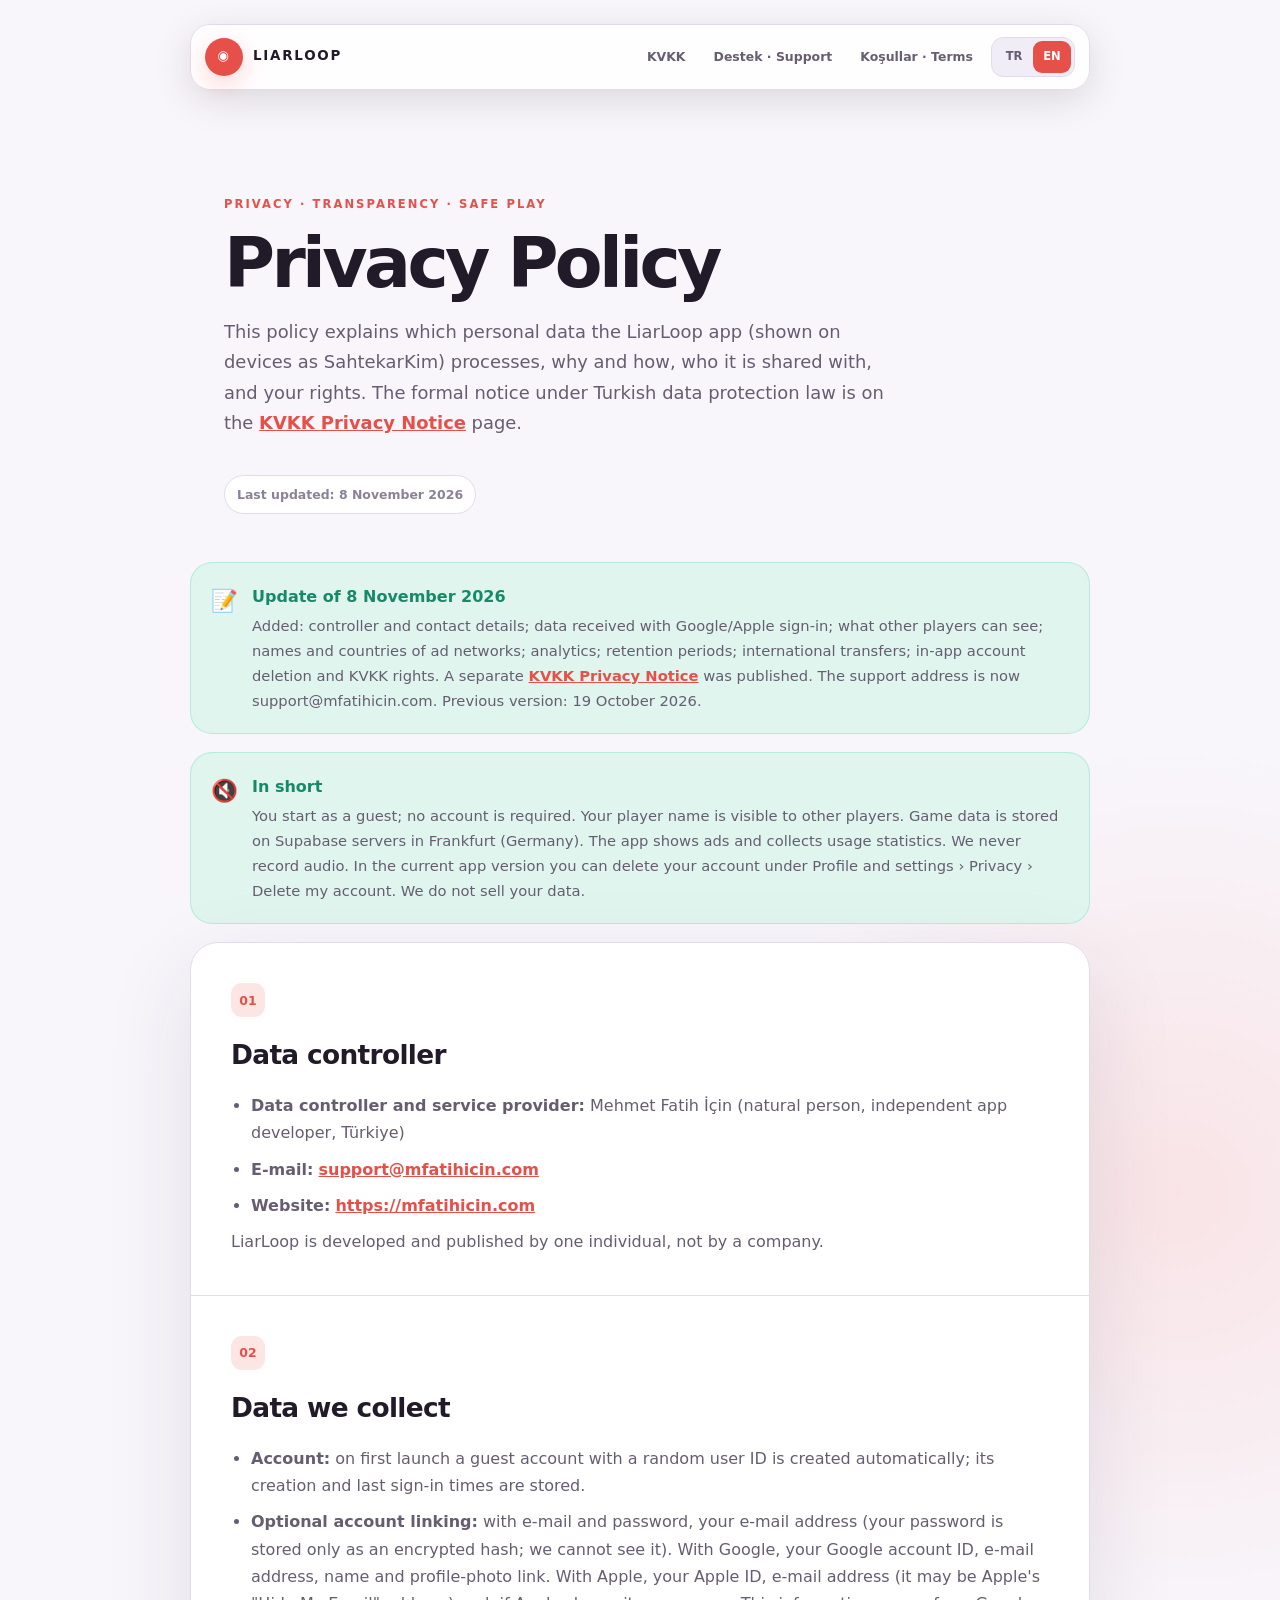
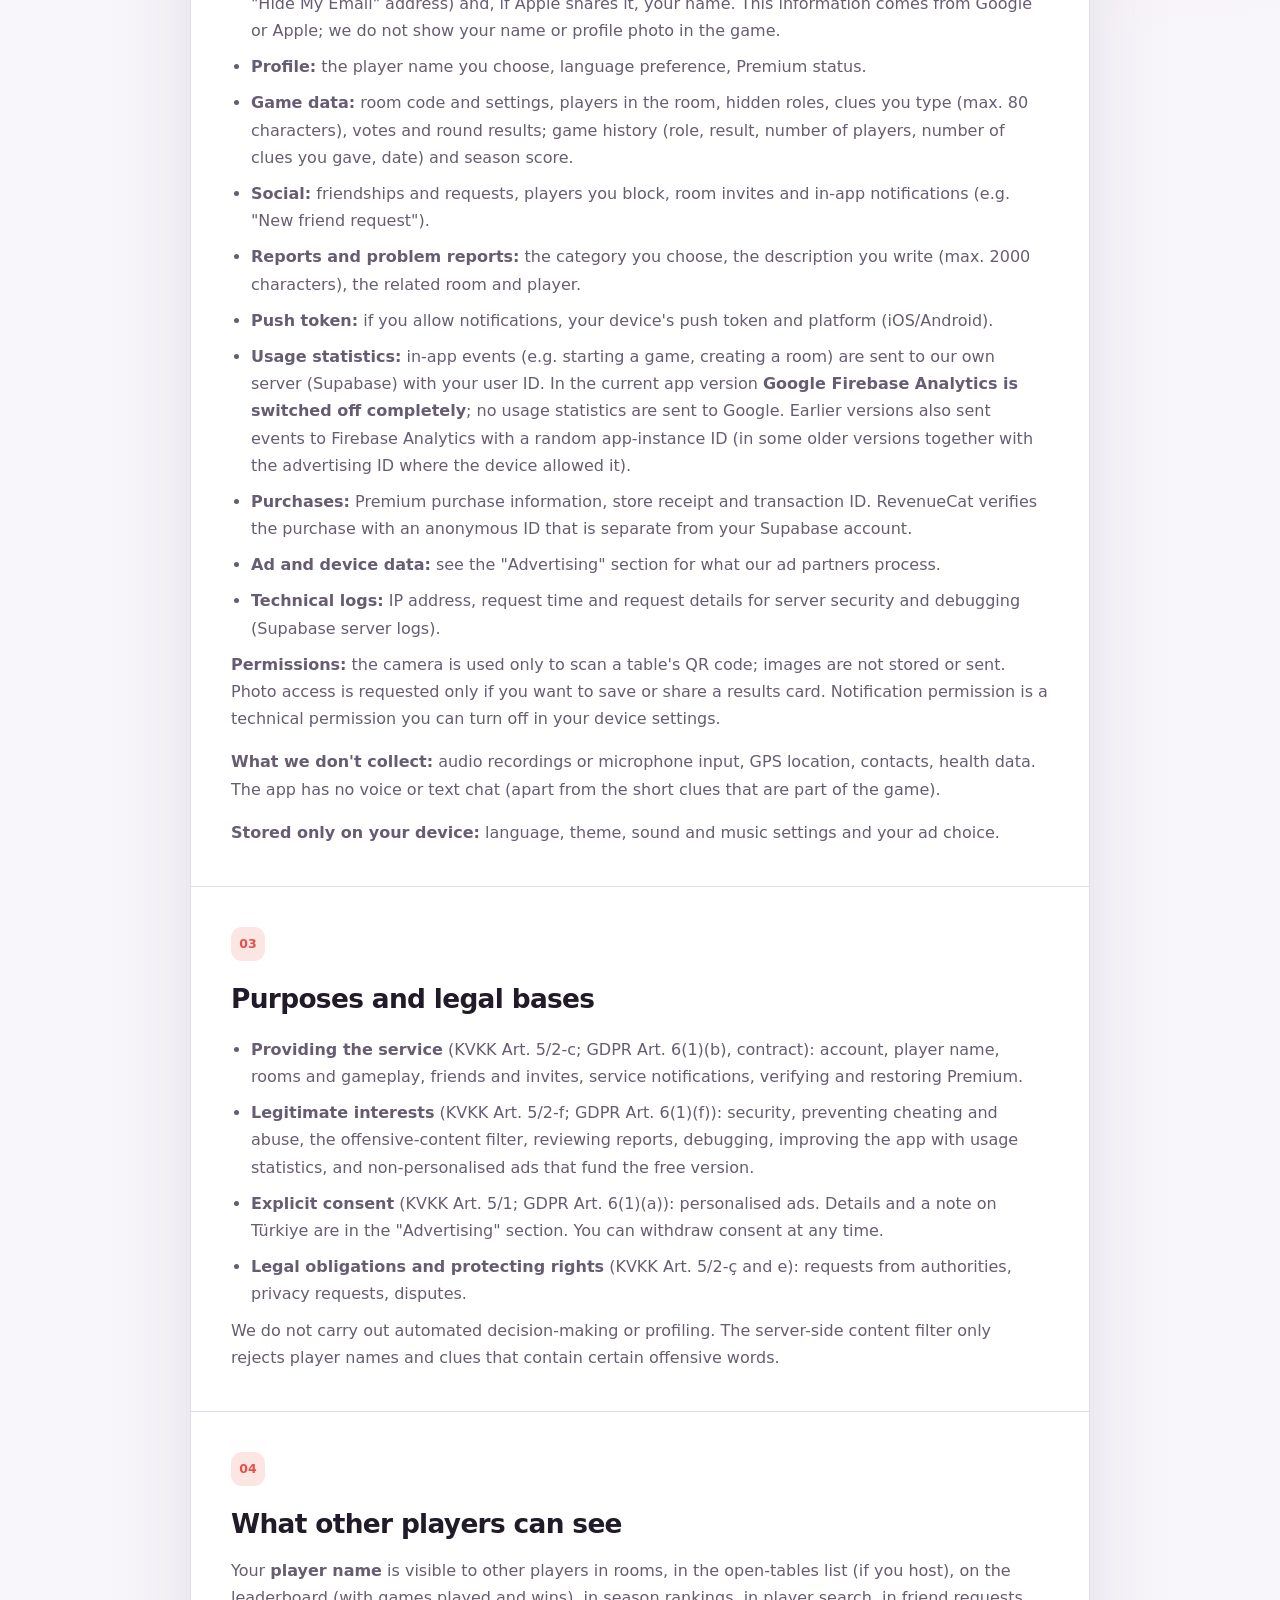
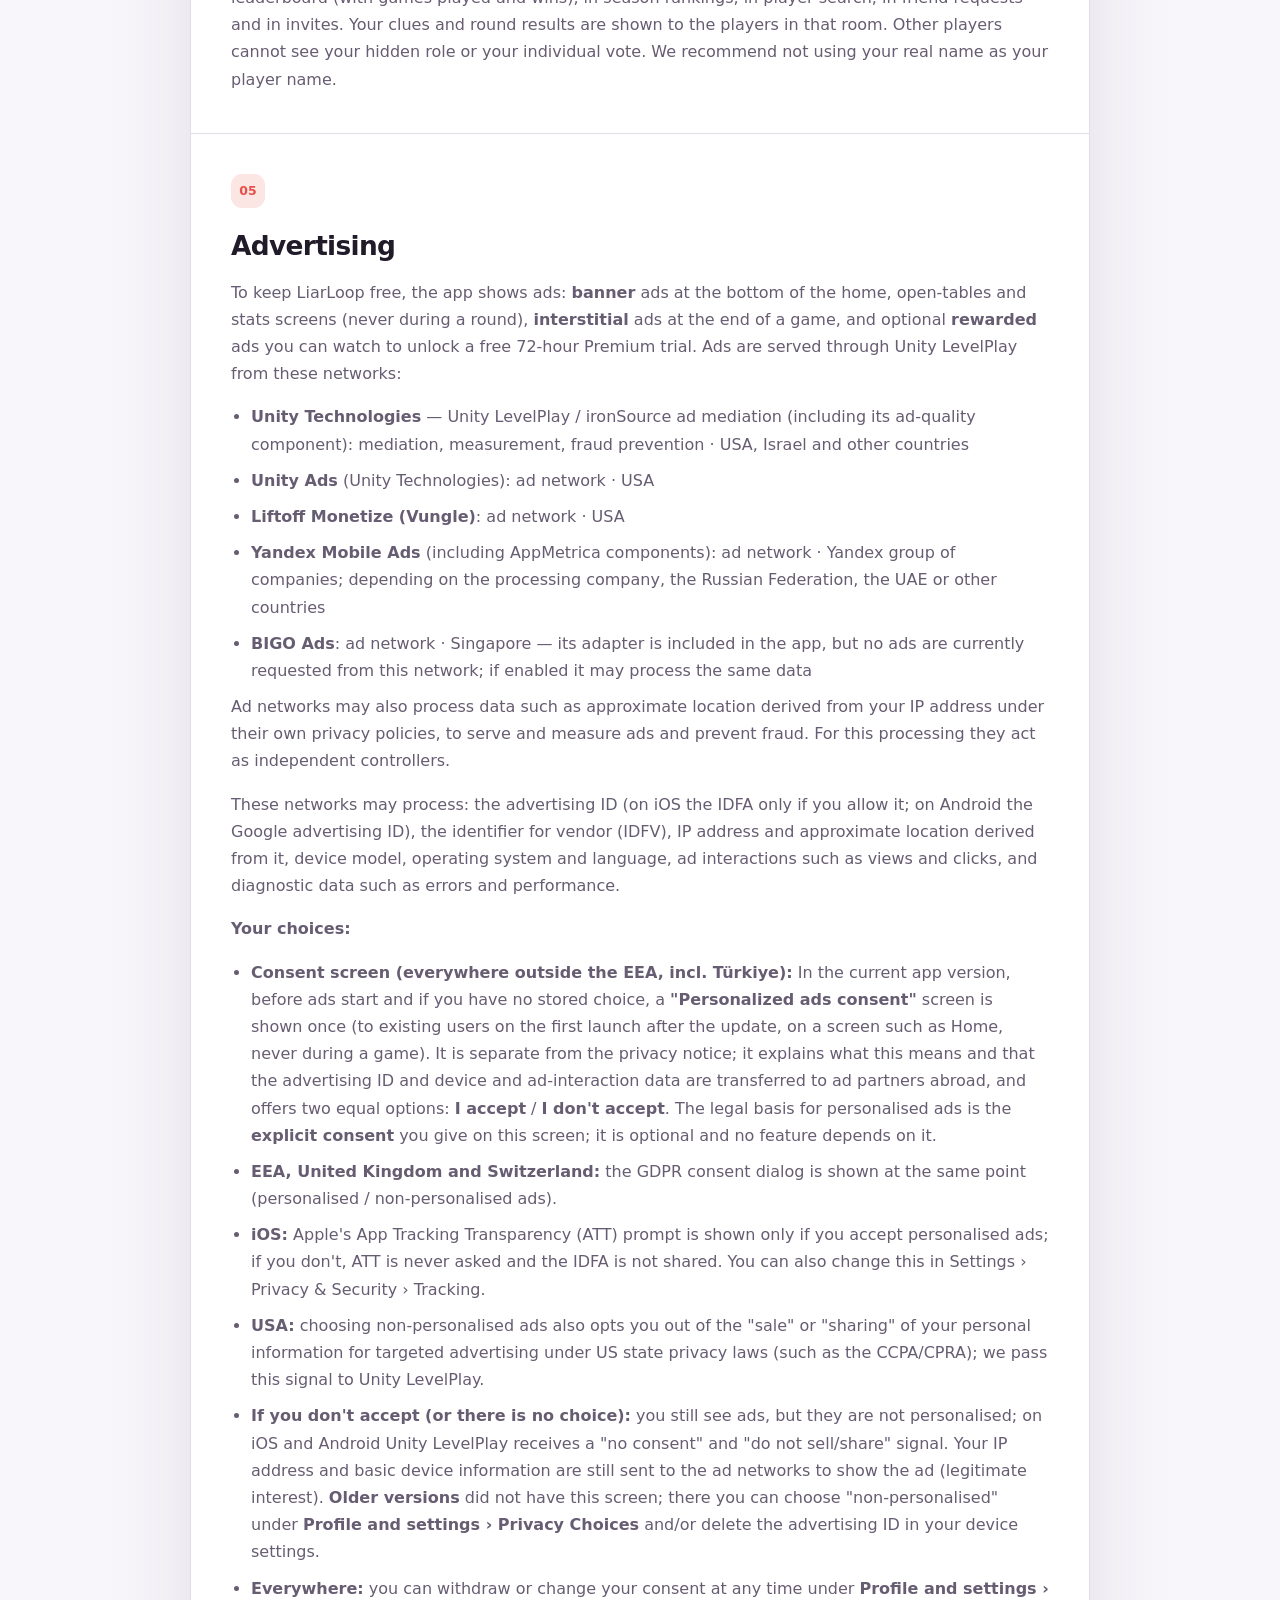
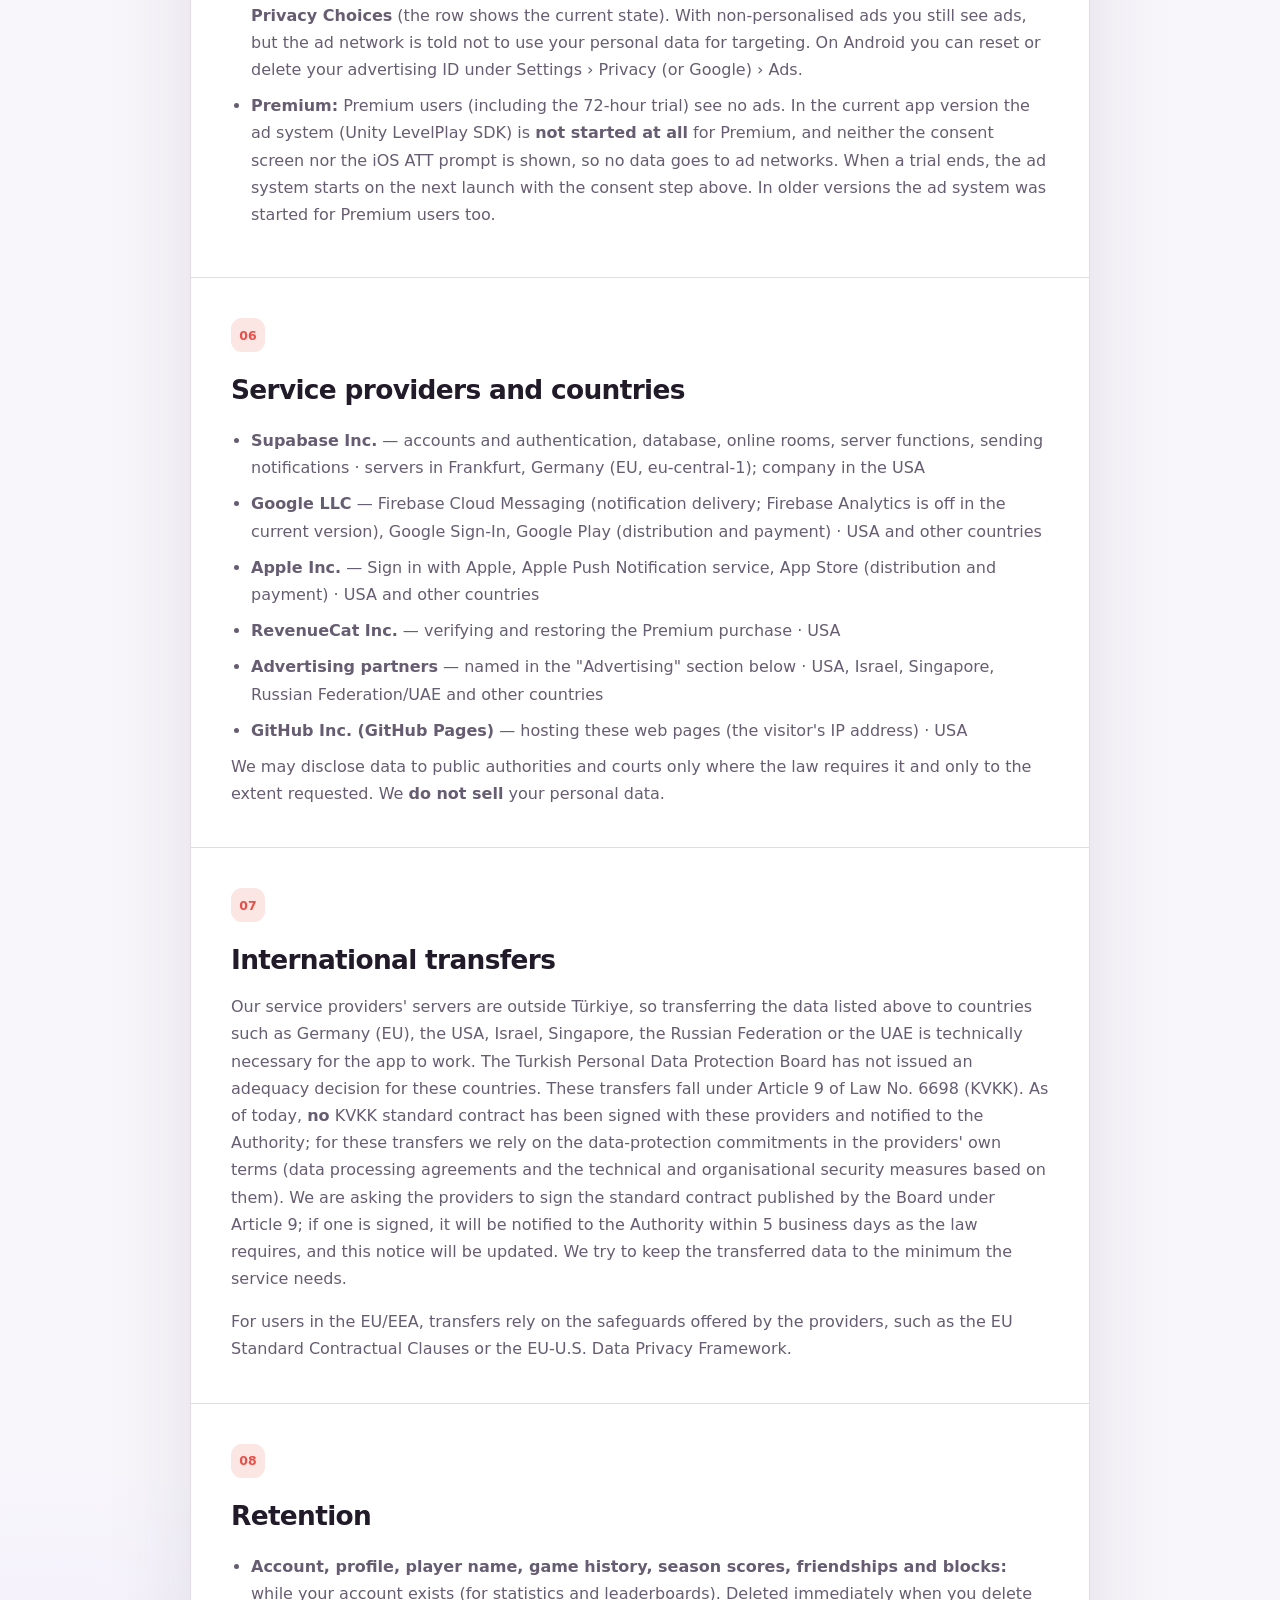
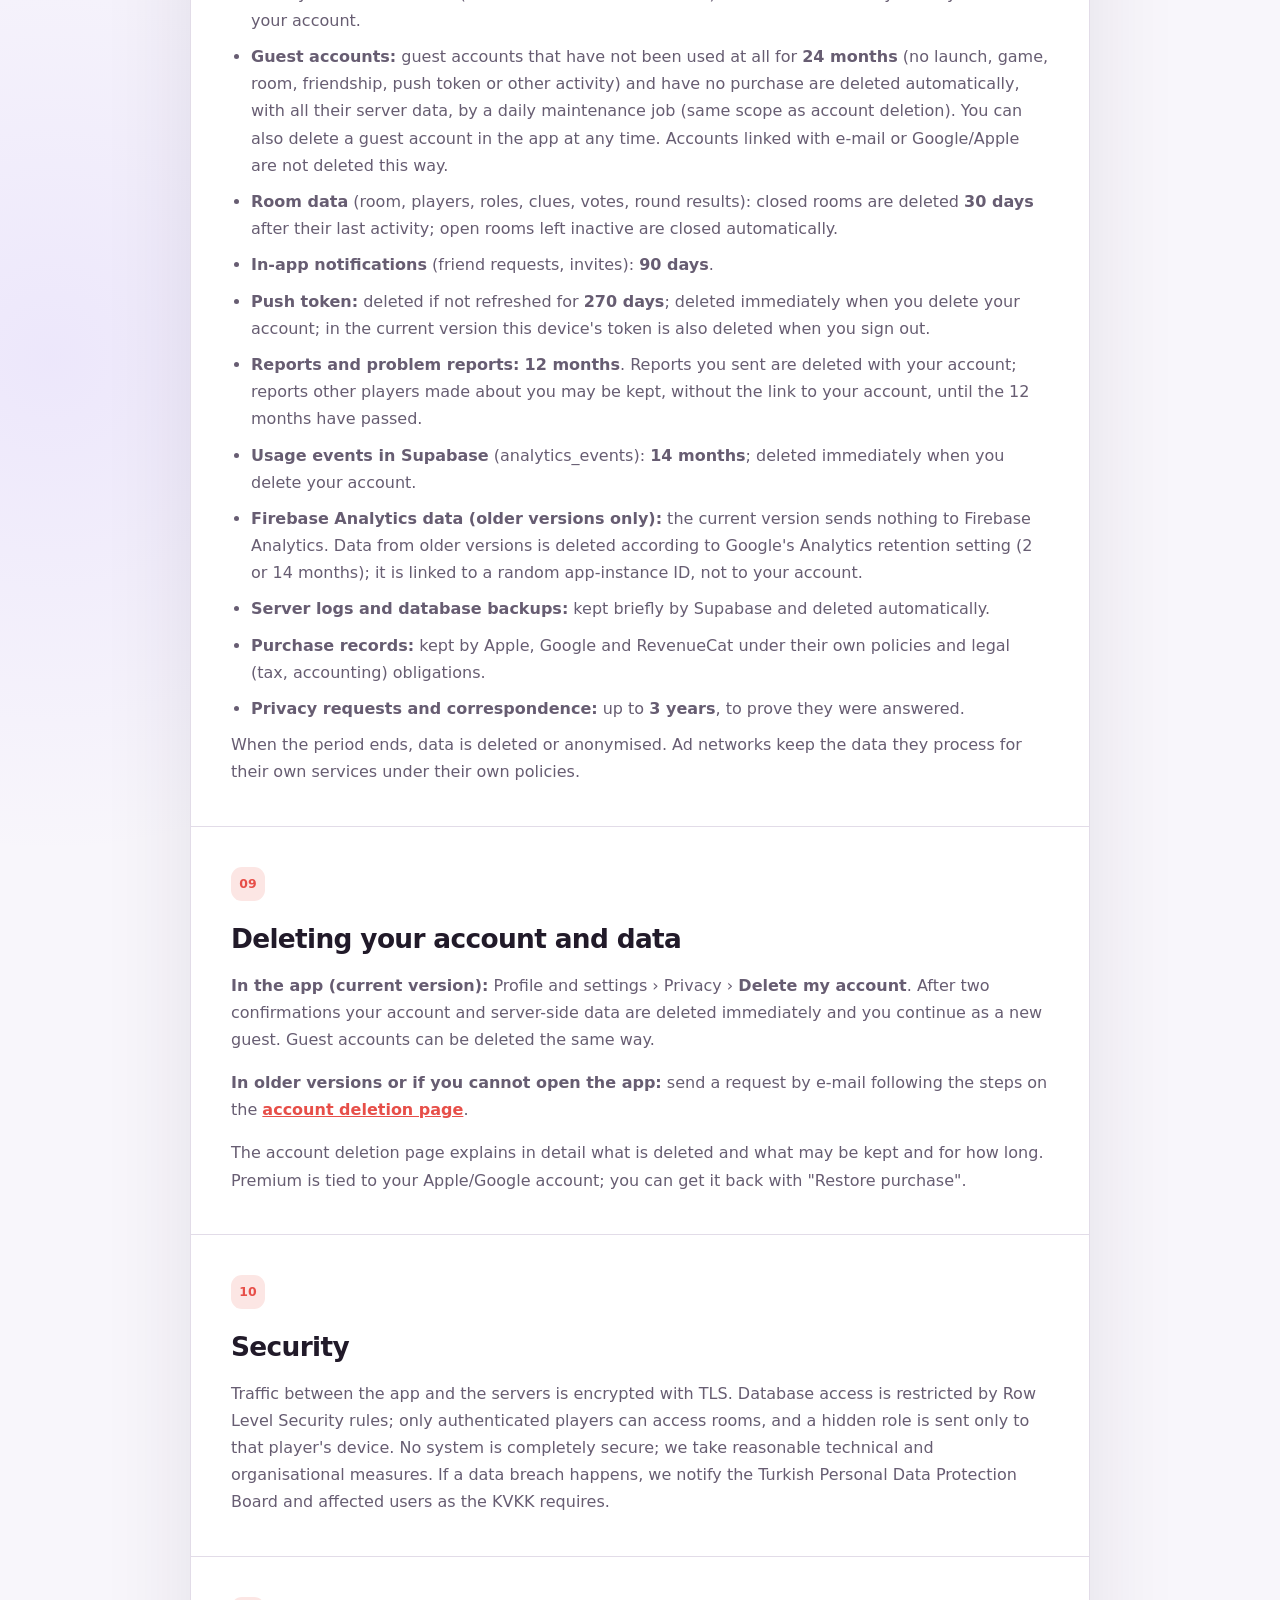
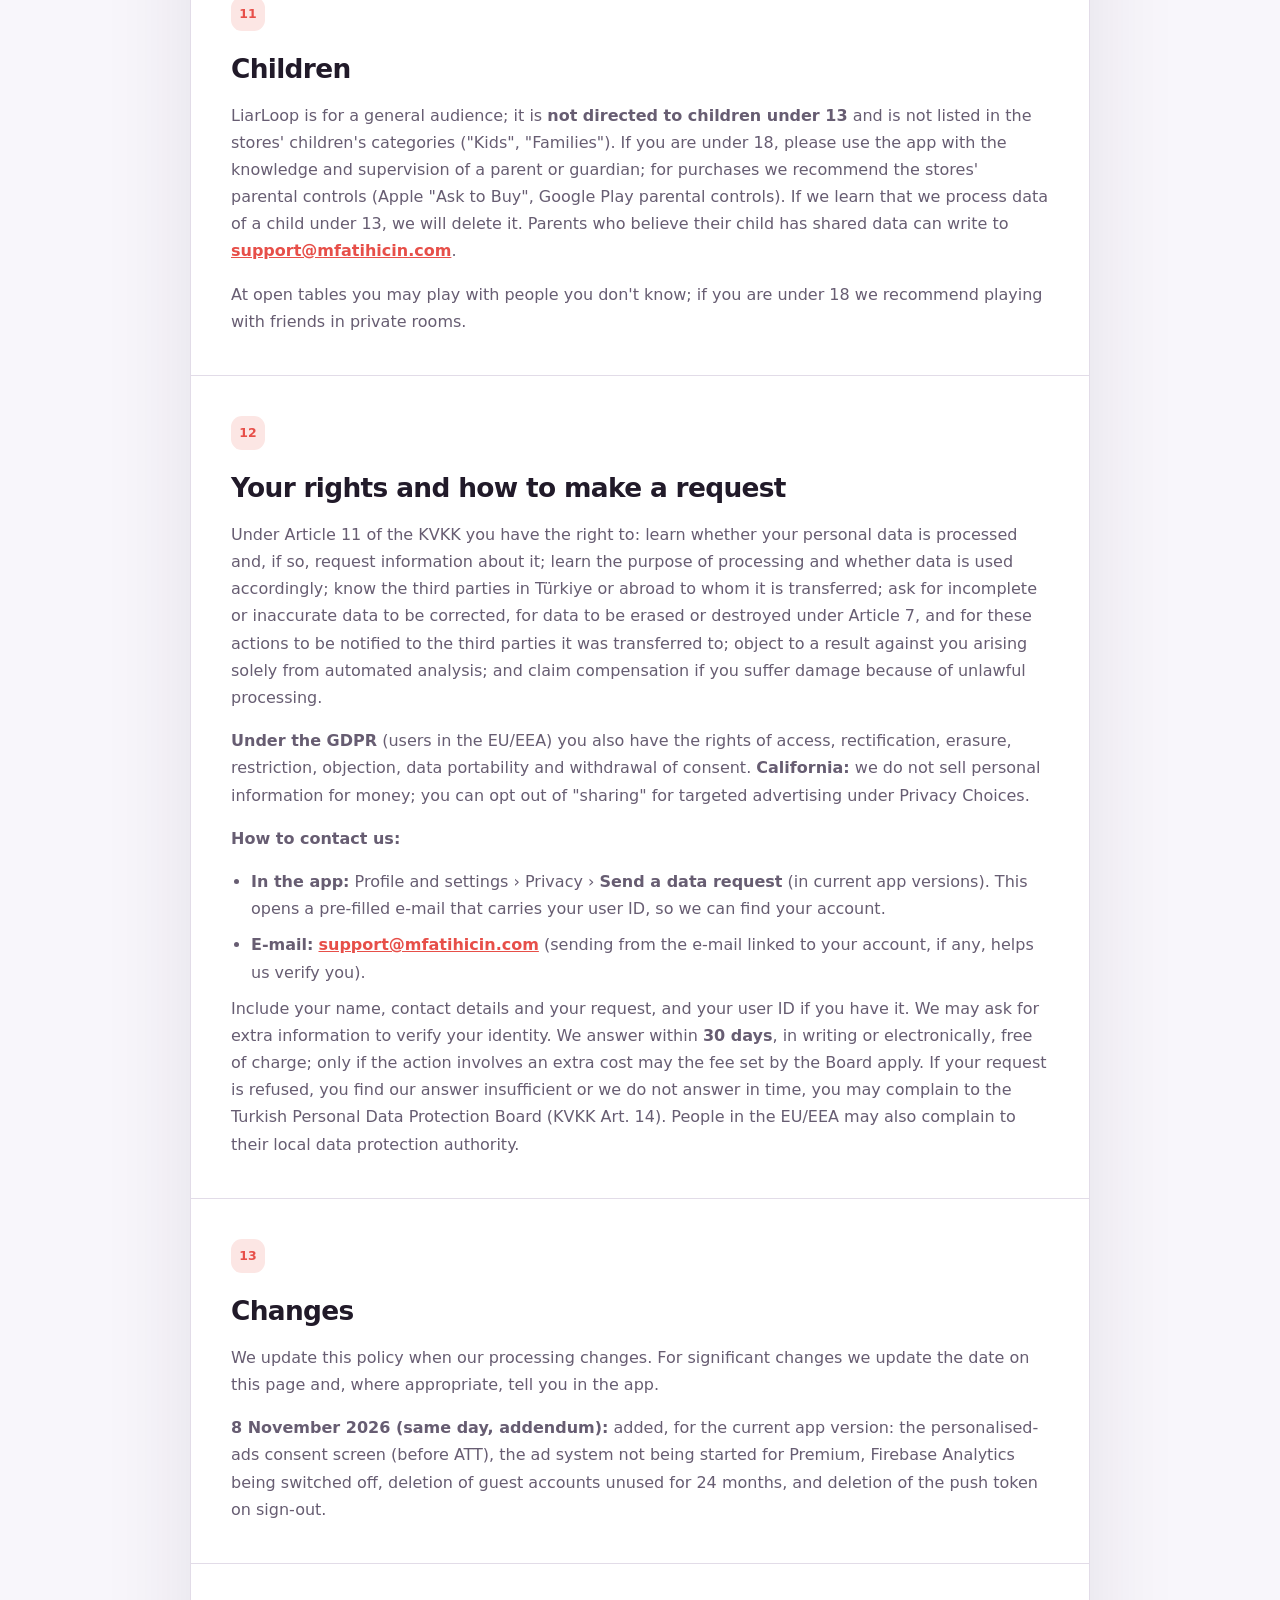
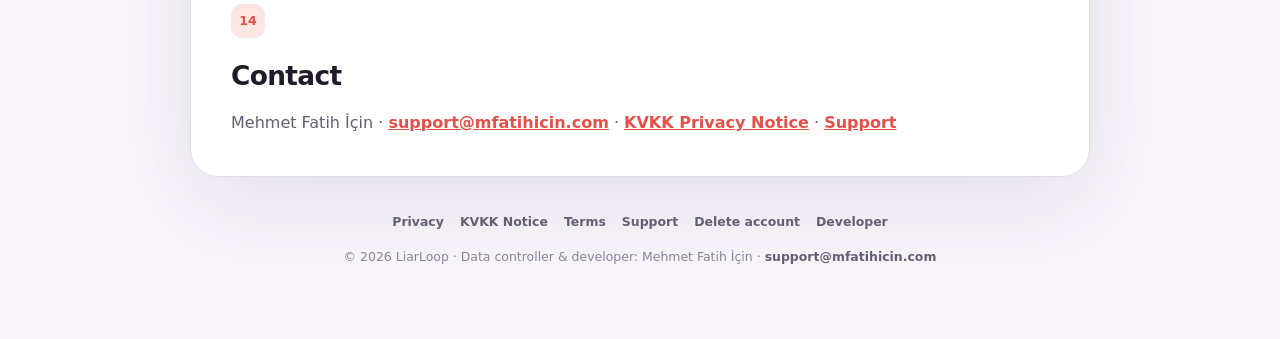
<file: index.html>
<!DOCTYPE html>
<html lang="tr">
  <head>
    <meta charset="utf-8" />
    <meta name="viewport" content="width=device-width, initial-scale=1" />
<link rel="canonical" href="https://mfatihicin.com/sahtekar-privacy/">
    <meta
      name="description"
      content="LiarLoop (SahtekarKim) gizlilik politikası / privacy policy."
    />
    <meta name="theme-color" content="#0C0912" />
    <title>LiarLoop — Gizlilik Politikası</title>
    <link rel="stylesheet" href="styles.css" />
    <script src="site.js" defer></script>
  </head>
  <body
    data-language="tr"
    data-title-tr="LiarLoop — Gizlilik Politikası"
    data-title-en="LiarLoop — Privacy Policy"
  >
    <main class="shell">
      <header class="topbar">
        <a class="brand" href="index.html" aria-label="LiarLoop">
          <span class="mark" aria-hidden="true">◉</span>
          LIARLOOP
        </a>
        <div class="top-actions">
          <a class="nav-link" href="kvkk.html">KVKK</a>
          <a class="nav-link" href="support.html">Destek · Support</a>
          <a class="nav-link" href="termsofuse.html">Koşullar · Terms</a>
          <div class="language-switcher" aria-label="Language">
            <button class="language-button" data-language-button="tr">
              TR
            </button>
            <button class="language-button" data-language-button="en">
              EN
            </button>
          </div>
        </div>
      </header>

      <div data-language-content="tr">
        <section class="hero">
          <p class="eyebrow">GİZLİLİK · ŞEFFAFLIK · GÜVENLİ OYUN</p>
          <h1>Gizlilik Politikası</h1>
          <p class="hero-copy">
            Bu politika, LiarLoop (cihazdaki adı: SahtekarKim) uygulamasında hangi kişisel verilerin, neden ve nasıl işlendiğini, kimlerle paylaşıldığını ve haklarını açıklar. KVKK kapsamındaki resmî bilgilendirme ayrıca <a href="kvkk.html">KVKK Aydınlatma Metni</a> sayfasındadır.
          </p>
          <span class="updated">Son güncelleme: 8 Kasım 2026</span>
        </section>
        <div class="notice">
          <span class="notice-icon" aria-hidden="true">📝</span>
          <div>
            <strong>8 Kasım 2026 güncellemesi</strong>
            <p>
              Veri sorumlusu ve iletişim bilgileri; Google/Apple ile girişte alınan bilgiler; diğer oyunculara görünen bilgiler; reklam ağlarının adları ve ülkeleri; analitik; saklama süreleri; yurt dışına aktarım; uygulama içi hesap silme ve KVKK hakları eklendi. Ayrı bir <a href="kvkk.html">KVKK Aydınlatma Metni</a> yayımlandı. Destek adresi artık support@mfatihicin.com. Önceki sürüm: 19 Ekim 2026.
            </p>
          </div>
        </div>
        <div class="notice">
          <span class="notice-icon" aria-hidden="true">🔇</span>
          <div>
            <strong>Kısaca</strong>
            <p>
              Misafir olarak başlarsın; hesap açmak zorunlu değil. Oyuncu adın diğer oyunculara görünür. Oyun verileri Supabase'in Frankfurt (Almanya) sunucularında tutulur. Uygulama reklam gösterir ve kullanım istatistikleri toplar. Ses kaydı yapmayız. Hesabını uygulamanın güncel sürümünde Profil ve ayarlar › Gizlilik › Hesabımı sil ile silebilirsin. Verilerini satmayız.
            </p>
          </div>
        </div>
        <article class="content-card">
          <section class="section">
            <span class="section-number">01</span>
            <h2>Veri sorumlusu</h2>
<ul>
              <li><strong>Veri sorumlusu ve hizmet sağlayıcı:</strong> Mehmet Fatih İçin (gerçek kişi, bağımsız uygulama geliştiricisi, Türkiye)</li>
              <li><strong>E-posta:</strong> <a href="mailto:support@mfatihicin.com">support@mfatihicin.com</a></li>
              <li><strong>İnternet sitesi:</strong> <a href="https://mfatihicin.com">https://mfatihicin.com</a></li>
            </ul>
            <p>LiarLoop bir şirket tarafından değil, tek bir kişi tarafından geliştirilir ve yayımlanır.</p>
          </section>
          <section class="section">
            <span class="section-number">02</span>
            <h2>Topladığımız veriler</h2>
<ul>
              <li><strong>Hesap:</strong> İlk açılışta otomatik bir misafir hesap ve rastgele bir kullanıcı kimliği oluşturulur; hesabın oluşturulma ve son giriş zamanı tutulur.</li>
              <li><strong>İsteğe bağlı hesap bağlama:</strong> E-posta ve şifreyle bağlarsan e-posta adresin (şifren yalnızca şifrelenmiş özet olarak saklanır, biz göremeyiz). Google ile bağlarsan Google hesap kimliğin, e-posta adresin, adın ve profil fotoğrafı bağlantın. Apple ile bağlarsan Apple kimliğin, e-posta adresin (Apple'ın "E-postamı Gizle" adresi olabilir) ve Apple paylaşırsa adın. Bu bilgiler Google'dan veya Apple'dan gelir; adını ve profil fotoğrafını oyunda göstermeyiz.</li>
              <li><strong>Profil:</strong> seçtiğin oyuncu adı, dil tercihi, Premium durumu.</li>
              <li><strong>Oyun verileri:</strong> oda kodu ve ayarları, odadaki oyuncular, gizli roller, yazdığın ipuçları (en çok 80 karakter), oylar ve tur sonuçları; oyun geçmişi (rol, sonuç, oyuncu sayısı, verdiğin ipucu sayısı, tarih) ve sezon puanı.</li>
              <li><strong>Sosyal:</strong> arkadaşlıklar ve istekler, engellediğin oyuncular, oda davetleri ve uygulama içi bildirimler (ör. "Yeni arkadaşlık isteği").</li>
              <li><strong>Şikâyet ve sorun bildirimleri:</strong> seçtiğin kategori, yazdığın açıklama (en çok 2000 karakter), ilgili oda ve oyuncu.</li>
              <li><strong>Bildirim jetonu:</strong> bildirimlere izin verirsen cihazının bildirim jetonu ve platformu (iOS/Android).</li>
              <li><strong>Kullanım istatistikleri:</strong> uygulama içi olaylar (ör. oyun başlatma, oda kurma) kendi sunucumuza (Supabase) kullanıcı kimliğinle gönderilir. Uygulamanın güncel sürümünde <strong>Google Firebase Analytics tamamen kapalıdır</strong>; Google'a kullanım istatistiği gönderilmez. Daha önceki sürümler olayları ayrıca Firebase Analytics'e rastgele bir uygulama kurulum kimliğiyle gönderiyordu (bazı eski sürümlerde cihaz izin verdiğinde reklam kimliğiyle birlikte).</li>
              <li><strong>Satın alma:</strong> Premium satın alma bilgisi, mağaza makbuzu ve işlem kimliği. RevenueCat, satın alımı Supabase hesabından bağımsız, anonim bir kimlikle doğrular.</li>
              <li><strong>Reklam ve cihaz verileri:</strong> reklam ortaklarının işlediği veriler için "Reklamlar" bölümüne bak.</li>
              <li><strong>Teknik kayıtlar:</strong> sunucu güvenliği ve hata ayıklama için IP adresi, istek zamanı ve istek bilgisi (Supabase sunucu günlükleri).</li>
            </ul>
            <p><strong>İzinler:</strong> Kamera yalnızca masanın QR kodunu okumak için kullanılır; görüntü kaydedilmez ve gönderilmez. Fotoğraf erişimi yalnızca sonuç kartını kaydetmek veya paylaşmak istersen istenir. Bildirim izni teknik bir izindir; cihaz ayarlarından kapatabilirsin.</p>
            <p><strong>Toplamadıklarımız:</strong> ses kaydı ve mikrofon, GPS konumu, rehber, sağlık verisi. Uygulamada sesli veya yazılı sohbet yoktur (oyunun parçası olan kısa ipuçları hariç).</p>
            <p><strong>Yalnızca cihazında kalanlar:</strong> dil, tema, ses ve müzik tercihleri ile reklam tercihin.</p>
          </section>
          <section class="section">
            <span class="section-number">03</span>
            <h2>Amaçlar ve hukuki sebepler</h2>
<ul>
              <li><strong>Hizmetin sunulması</strong> (KVKK m.5/2-c; GDPR m.6/1-b, sözleşme): hesap, oyuncu adı, odalar ve oyun, arkadaşlar ve davetler, hizmet bildirimleri, Premium'un doğrulanması ve geri yüklenmesi.</li>
              <li><strong>Meşru menfaat</strong> (KVKK m.5/2-f; GDPR m.6/1-f): güvenlik, hile ve kötüye kullanımın önlenmesi, uygunsuz içerik filtresi, şikâyetlerin incelenmesi, hata ayıklama, kullanım istatistikleriyle uygulamanın iyileştirilmesi ve ücretsiz sürümü finanse eden kişiselleştirilmemiş reklamlar.</li>
              <li><strong>Açık rıza</strong> (KVKK m.5/1; GDPR m.6/1-a): kişiselleştirilmiş reklam. Ayrıntı ve Türkiye'ye ilişkin not "Reklamlar" bölümündedir. Rızanı istediğin an geri alabilirsin.</li>
              <li><strong>Hukuki yükümlülük ve hakların korunması</strong> (KVKK m.5/2-ç ve e): yetkili makamların talepleri, KVKK başvuruları, uyuşmazlıklar.</li>
            </ul>
            <p>Otomatik karar alma veya profilleme yapmayız. Sunucudaki içerik filtresi, belirli uygunsuz kelimeleri içeren oyuncu adlarını ve ipuçlarını yalnızca reddeder.</p>
          </section>
          <section class="section">
            <span class="section-number">04</span>
            <h2>Diğer oyuncuların gördükleri</h2>
<p>Seçtiğin <strong>oyuncu adı</strong> odalarda, açık masalar listesinde (oda sahibiysen), liderlik tablosunda (oyun ve galibiyet sayısıyla), sezon tablosunda, oyuncu aramasında, arkadaşlık isteklerinde ve davetlerde diğer oyunculara görünür. Yazdığın ipuçları ve tur sonuçları o odadaki oyunculara gösterilir. Diğer oyuncular gizli rolünü ve bireysel oy tercihini göremez. Gerçek adını oyuncu adı olarak kullanmamanı öneririz.</p>
          </section>
          <section class="section">
            <span class="section-number">05</span>
            <h2>Reklamlar</h2>
<p>LiarLoop'un ücretsiz kalabilmesi için uygulamada reklam gösterilir: ana ekran, açık masalar ve istatistik ekranlarının altında <strong>banner</strong> reklamlar (oyun turu sırasında değil), oyun bitiminde <strong>geçiş</strong> reklamları ve isteğe bağlı olarak izleyip 72 saatlik ücretsiz Premium denemesi açabileceğin <strong>ödüllü</strong> reklamlar. Reklamlar Unity LevelPlay aracılığıyla, aşağıdaki ağlardan gelir:</p>
            <ul>
              <li><strong>Unity Technologies</strong> — Unity LevelPlay / ironSource reklam aracılığı (reklam kalitesi bileşeni dahil): reklam aracılığı, ölçüm, sahtekarlık önleme · ABD, İsrail ve diğer ülkeler</li>
              <li><strong>Unity Ads</strong> (Unity Technologies): reklam ağı · ABD</li>
              <li><strong>Liftoff Monetize (Vungle)</strong>: reklam ağı · ABD</li>
              <li><strong>Yandex Mobile Ads</strong> (AppMetrica bileşenleri dahil): reklam ağı · Yandex şirketler grubu; işleyen şirkete göre Rusya Federasyonu, BAE veya diğer ülkeler</li>
              <li><strong>BIGO Ads</strong>: reklam ağı · Singapur — uygulamada bağdaştırıcısı bulunur, şu an bu ağdan reklam istenmez; etkinleştirilirse aynı verileri işleyebilir</li>
            </ul>
            <p>Reklam ağları, reklamı göstermek, ölçmek ve sahtekarlığı önlemek için kendi gizlilik politikaları kapsamında IP adresine dayalı yaklaşık konum gibi verileri de işleyebilir. Bu ağlar bu işlemler bakımından kendi adına veri sorumlusudur.</p>
            <p>Bu ağlar şu verileri işleyebilir: reklam kimliği (iOS'ta IDFA yalnızca izin verirsen; Android'de Google reklam kimliği), uygulama satıcı kimliği (IDFV), IP adresi ve buna dayalı yaklaşık konum, cihaz modeli, işletim sistemi ve dil, reklam görüntüleme ve tıklama gibi etkileşimler, hata ve performans gibi tanılama verileri.</p>
            <p><strong>Seçimlerin:</strong></p>
            <ul>
              <li><strong>Rıza ekranı (Türkiye dahil AEA dışı her yer):</strong> Uygulamanın güncel sürümünde reklamlar başlamadan önce, kayıtlı bir seçimin yoksa, <strong>"Kişiselleştirilmiş reklam izni"</strong> ekranı bir kez gösterilir (mevcut kullanıcılara güncellemeden sonraki ilk açılışta, oyun sırasında değil, ana ekran gibi bir ekranda). Bu ekran aydınlatma metninden ayrıdır; ne anlama geldiğini, reklam kimliği ile cihaz ve reklam etkileşimi verilerinin yurt dışındaki reklam ortaklarına aktarılacağını açıklar ve eşit iki seçenek sunar: <strong>Kabul ediyorum</strong> / <strong>Kabul etmiyorum</strong>. Kişiselleştirilmiş reklamın hukuki sebebi bu ekranda verdiğin <strong>açık rızadır</strong>; isteğe bağlıdır ve hiçbir özellik buna bağlı değildir.</li>
              <li><strong>AEA, Birleşik Krallık ve İsviçre:</strong> Aynı yerde GDPR rıza penceresi gösterilir (kişiselleştirilmiş / kişiselleştirilmemiş reklam).</li>
              <li><strong>iOS:</strong> Apple'ın Uygulama İzleme Şeffaflığı (ATT) penceresi yalnızca kişiselleştirilmiş reklamı kabul edersen gösterilir; kabul etmezsen ATT hiç sorulmaz ve IDFA paylaşılmaz. Tercihini Ayarlar › Gizlilik ve Güvenlik › İzleme bölümünden de değiştirebilirsin.</li>
              <li><strong>ABD:</strong> Kişiselleştirilmemiş reklamı seçmen, ABD eyalet gizlilik yasaları (CCPA/CPRA gibi) kapsamında kişisel bilgilerinin hedefli reklam için "satılmasını" veya "paylaşılmasını" reddetmen anlamına gelir; bu sinyali Unity LevelPlay'e iletiriz.</li>
              <li><strong>Kabul etmezsen (veya seçim yoksa):</strong> reklam görmeye devam edersin ama reklamlar kişiselleştirilmez; Unity LevelPlay'e iOS ve Android'de "rıza yok" ve "satma/paylaşma" sinyali gönderilir. Reklamın gösterilmesi için IP adresi ve temel cihaz bilgisi yine reklam ağlarına iletilir (meşru menfaat). <strong>Eski sürümler</strong> bu ekranı içermiyordu; bu sürümlerde <strong>Profil ve ayarlar › Gizlilik Seçenekleri</strong>'nden "kişiselleştirilmemiş"i seçebilir ve/veya cihaz ayarlarından reklam kimliğini silebilirsin.</li>
              <li><strong>Her bölgede:</strong> Rızanı istediğin zaman <strong>Profil ve ayarlar › Gizlilik Seçenekleri</strong>'nden geri alabilir veya değiştirebilirsin (satırda mevcut durum yazar). Kişiselleştirilmemiş reklamı seçtiğinde de reklam görürsün, ama reklam ağına kişisel verilerini hedefleme için kullanmaması bildirilir. Android'de reklam kimliğini cihazının Ayarlar › Gizlilik (veya Google) › Reklamlar bölümünden sıfırlayabilir veya silebilirsin.</li>
              <li><strong>Premium:</strong> Premium'da (72 saatlik deneme dahil) reklam gösterilmez. Uygulamanın güncel sürümünde Premium'da reklam sistemi (Unity LevelPlay SDK'sı) <strong>hiç başlatılmaz</strong>, rıza ekranı ve iOS ATT penceresi gösterilmez; bu yüzden reklam ağlarına veri gitmez. Deneme biterse reklam sistemi bir sonraki açılışta, yukarıdaki rıza adımıyla başlar. Eski sürümlerde reklam sistemi Premium'da da başlatılıyordu.</li>
            </ul>
          </section>
          <section class="section">
            <span class="section-number">06</span>
            <h2>Hizmet sağlayıcılar ve ülkeler</h2>
<ul>
              <li><strong>Supabase Inc.</strong> — hesap ve kimlik doğrulama, veritabanı, çevrimiçi odalar, sunucu fonksiyonları, bildirim gönderimi · sunucular Frankfurt, Almanya (AB, eu-central-1); şirket ABD'de</li>
              <li><strong>Google LLC</strong> — Firebase Cloud Messaging (bildirim iletimi; güncel sürümde Firebase Analytics kapalı), Google ile Giriş, Google Play (dağıtım ve ödeme) · ABD ve diğer ülkeler</li>
              <li><strong>Apple Inc.</strong> — Apple ile Giriş, Apple Push Notification service, App Store (dağıtım ve ödeme) · ABD ve diğer ülkeler</li>
              <li><strong>RevenueCat Inc.</strong> — Premium satın alımını doğrulama ve geri yükleme · ABD</li>
              <li><strong>Reklam ortakları</strong> — aşağıdaki "Reklamlar" bölümünde adlarıyla sayılmıştır · ABD, İsrail, Singapur, Rusya Federasyonu/BAE ve diğer ülkeler</li>
              <li><strong>GitHub Inc. (GitHub Pages)</strong> — bu web sayfalarının barındırılması (sayfayı ziyaret edenin IP adresi) · ABD</li>
            </ul>
            <p>Kanunen yetkili kamu kurum ve kuruluşları ile yargı mercilerine, yalnızca hukuki bir yükümlülük olduğunda ve talep edilen ölçüde veri verebiliriz. Kişisel verilerini <strong>satmayız</strong>.</p>
          </section>
          <section class="section">
            <span class="section-number">07</span>
            <h2>Yurt dışına aktarım</h2>
<p>Hizmet sağlayıcılarımızın sunucuları Türkiye dışındadır; yukarıda sayılan verilerin Almanya (AB), ABD, İsrail, Singapur, Rusya Federasyonu veya BAE gibi ülkelere aktarılması uygulamanın çalışması için teknik bir gerekliliktir. Bu ülkeler için Kişisel Verileri Koruma Kurulu'nun verdiği bir yeterlilik kararı bulunmamaktadır. Bu aktarımlar KVKK m.9 kapsamındadır. Bugün itibarıyla sağlayıcılarla imzalanmış ve Kurum'a bildirilmiş bir KVKK standart sözleşmesi <strong>bulunmamaktadır</strong>; aktarımlarda sağlayıcıların sözleşmelerinde yer alan veri koruma taahhütlerine (veri işleme sözleşmeleri ve bunlara dayalı teknik ve idari güvenlik önlemleri) dayanıyoruz. KVKK m.9'da öngörülen standart sözleşmenin imzalanmasını sağlayıcılardan talep ediyoruz; bir sözleşme imzalanırsa Kanun gereği 5 iş günü içinde Kurum'a bildirilecek ve bu metin güncellenecektir. Aktarılan veriyi, hizmetin gerektirdiği en az düzeyde tutmaya çalışıyoruz.</p>
            <p>AB/AEA'daki kullanıcılar için aktarımlar, sağlayıcıların sunduğu AB Standart Sözleşme Maddeleri veya AB-ABD Veri Gizliliği Çerçevesi gibi güvencelere dayanır.</p>
          </section>
          <section class="section">
            <span class="section-number">08</span>
            <h2>Saklama süreleri</h2>
<ul>
              <li><strong>Hesap, profil, oyuncu adı, oyun geçmişi, sezon puanları, arkadaşlıklar ve engellemeler:</strong> hesabın var olduğu sürece (istatistik ve sıralamalar için). Hesabını sildiğinde hemen silinir.</li>
              <li><strong>Misafir hesaplar:</strong> <strong>24 ay</strong> boyunca hiç kullanılmayan (açılış, oyun, oda, arkadaşlık, bildirim jetonu gibi hiçbir etkinlik olmayan) ve satın alma yapılmamış misafir hesaplar, sunucudaki tüm verileriyle birlikte günlük bakım işiyle otomatik silinir (hesap silmeyle aynı kapsamda). Misafir hesabını uygulamadan istediğin an kendin de silebilirsin. E-postayla veya Google/Apple ile bağlanmış hesaplar bu şekilde silinmez.</li>
              <li><strong>Oda verileri</strong> (oda, oyuncular, roller, ipuçları, oylar, tur sonuçları): kapanan odalar son işlemden <strong>30 gün</strong> sonra silinir; uzun süre hareketsiz kalan açık odalar otomatik kapatılır.</li>
              <li><strong>Uygulama içi bildirimler</strong> (arkadaşlık isteği, davet): <strong>90 gün</strong>.</li>
              <li><strong>Bildirim jetonu:</strong> <strong>270 gün</strong> boyunca yenilenmezse silinir; hesabını silince hemen silinir; güncel sürümde hesaptan çıkış yaptığında o cihazın jetonu da silinir.</li>
              <li><strong>Şikâyet ve sorun bildirimleri:</strong> <strong>12 ay</strong>. Gönderdiğin bildirimler hesabını silince silinir; başka oyuncuların senin hakkında yaptığı şikâyetler, seninle bağı kaldırılarak 12 ay dolana kadar saklanabilir.</li>
              <li><strong>Supabase'teki kullanım olayları</strong> (analytics_events): <strong>14 ay</strong>; hesabını silince hemen silinir.</li>
              <li><strong>Firebase Analytics verileri (yalnız eski sürümlerden):</strong> güncel sürüm Firebase Analytics'e veri göndermez. Eski sürümlerden gelmiş veriler Google'ın Analytics saklama ayarına göre (2 veya 14 ay) silinir; hesabınla değil, rastgele bir uygulama kurulum kimliğiyle ilişkilidir.</li>
              <li><strong>Sunucu günlükleri ve veritabanı yedekleri:</strong> Supabase tarafından kısa süreli tutulur ve kendiliğinden silinir.</li>
              <li><strong>Satın alma kayıtları:</strong> Apple, Google ve RevenueCat tarafından, kendi politikaları ve yasal (vergi, muhasebe) yükümlülükleri gereği saklanır.</li>
              <li><strong>KVKK başvuruları ve yazışmalar:</strong> cevaplandığını ispat etmek için en fazla <strong>3 yıl</strong>.</li>
            </ul>
            <p>Süre dolunca veriler silinir veya anonim hale getirilir. Reklam ağları, kendi hizmetleri kapsamında işledikleri verileri kendi politikalarına göre saklar.</p>
          </section>
          <section class="section">
            <span class="section-number">09</span>
            <h2>Hesabını ve verilerini silme</h2>
<p><strong>Uygulama içinden (güncel sürüm):</strong> Profil ve ayarlar › Gizlilik › <strong>Hesabımı sil</strong>. İki onaydan sonra hesabın ve sunucudaki verilerin hemen silinir; uygulamayı yeni bir misafir olarak kullanmaya devam edersin. Misafir hesaplar da bu yolla silinebilir.</p>
            <p><strong>Eski sürümlerde veya uygulamaya erişemiyorsan:</strong> <a href="account-deletion.html">Hesap silme sayfasındaki</a> adımlarla e-postayla talep gönderebilirsin.</p>
            <p>Neyin silindiği ve neyin ne kadar saklanabileceği hesap silme sayfasında ayrıntılı yazılıdır. Premium, Apple/Google hesabına bağlıdır; "Satın alımı geri yükle" ile geri alabilirsin.</p>
          </section>
          <section class="section">
            <span class="section-number">10</span>
            <h2>Güvenlik</h2>
<p>Uygulama ile sunucular arasındaki trafik TLS ile şifrelenir. Veritabanı erişimi satır düzeyi güvenlik (RLS) kurallarıyla sınırlanır; odalara yalnızca kimliği doğrulanmış oyuncular erişebilir ve gizli rol yalnızca ilgili oyuncunun cihazına gönderilir. Hiçbir sistem tamamen güvenli değildir; makul teknik ve idari önlemleri alırız. Bir veri ihlali olursa KVKK gereği Kişisel Verileri Koruma Kurulu'na ve etkilenen kullanıcılara bildirim yaparız.</p>
          </section>
          <section class="section">
            <span class="section-number">11</span>
            <h2>Çocuklar</h2>
<p>LiarLoop genel kitleye yöneliktir; <strong>13 yaşından küçük çocuklara yönelik değildir</strong> ve uygulama mağazalarının çocuk kategorilerinde ("Kids", "Families") yer almaz. 18 yaşından küçüksen uygulamayı veli veya vasinin bilgisi ve gözetimiyle kullanmalısın; satın almalar için mağazanın ebeveyn denetimlerini (Apple "Satın Almadan Önce Sor", Google Play ebeveyn denetimleri) kullanmanı öneririz. 13 yaşından küçük bir çocuğa ait veri işlediğimizi öğrenirsek bu veriyi sileriz. Velisiysen ve çocuğunun veri paylaştığını düşünüyorsan <a href="mailto:support@mfatihicin.com">support@mfatihicin.com</a> adresine yaz.</p>
            <p>Açık masalarda tanımadığın oyuncularla oynayabilirsin; 18 yaşından küçüksen arkadaşlarınla özel odalarda oynamanı öneririz.</p>
          </section>
          <section class="section">
            <span class="section-number">12</span>
            <h2>Hakların ve başvuru</h2>
<p>KVKK m.11 kapsamında şu haklara sahipsin: kişisel verilerinin işlenip işlenmediğini öğrenme ve işlenmişse bilgi isteme; işlenme amacını ve amacına uygun kullanılıp kullanılmadığını öğrenme; yurt içinde veya yurt dışında aktarıldığı üçüncü kişileri bilme; eksik veya yanlış işlenmişse düzeltilmesini, KVKK m.7 çerçevesinde silinmesini veya yok edilmesini ve bu işlemlerin aktarılan üçüncü kişilere bildirilmesini isteme; münhasıran otomatik sistemlerle analiz edilmesi sonucu aleyhine bir sonuç çıkmasına itiraz etme; kanuna aykırı işleme nedeniyle zarara uğrarsan zararın giderilmesini talep etme.</p>
            <p><strong>GDPR kapsamında</strong> (AB/AEA'daki kullanıcılar) ayrıca erişim, düzeltme, silme, işlemeyi kısıtlama, itiraz, veri taşınabilirliği ve rızayı geri alma hakların vardır. <strong>Kaliforniya:</strong> Kişisel bilgilerini para karşılığı satmayız; hedefli reklam için "paylaşma"yı Gizlilik Seçenekleri'nden reddedebilirsin.</p>
            <p><strong>Başvuru kanalları:</strong></p>
            <ul>
              <li><strong>Uygulama içinden:</strong> Profil ve ayarlar › Gizlilik › <strong>Veri talebi gönder</strong> (uygulamanın güncel sürümlerinde). Bu satır, kullanıcı kimliğini içeren hazır bir e-posta açar; böylece hesabını bulmamız kolaylaşır.</li>
              <li><strong>E-posta:</strong> <a href="mailto:support@mfatihicin.com?subject=LiarLoop%20KVKK%20veri%20talebi">support@mfatihicin.com</a> (hesabına bağlı bir e-posta adresin varsa başvuruyu o adresten göndermen kimliğini doğrulamayı kolaylaştırır).</li>
            </ul>
            <p>Başvurunda adını, iletişim bilgini ve talebini yaz; varsa kullanıcı kimliğini ekle. Kimliğini doğrulamak için ek bilgi isteyebiliriz. Başvurunu en geç <strong>30 gün</strong> içinde, yazılı veya elektronik olarak ve ücretsiz cevaplarız; işlem ayrıca bir maliyet gerektirirse yalnızca Kurul'un belirlediği tarife uygulanabilir. Başvurun reddedilir, cevabımızı yetersiz bulursan veya süresinde cevap alamazsan Kişisel Verileri Koruma Kurulu'na şikâyette bulunabilirsin (KVKK m.14).</p>
          </section>
          <section class="section">
            <span class="section-number">13</span>
            <h2>Değişiklikler</h2>
<p>Bu politikayı veri işleme faaliyetlerimiz değiştiğinde güncelleriz. Önemli değişikliklerde bu sayfadaki tarihi değiştirir ve gerekirse uygulama içinde bildiririz.</p>
<p><strong>8 Kasım 2026 (aynı gün, ek):</strong> uygulamanın güncel sürümüne göre kişiselleştirilmiş reklam rıza ekranı (ATT'den önce), Premium'da reklam sisteminin başlatılmaması, Firebase Analytics'in kapatılması, 24 ay kullanılmayan misafir hesapların silinmesi ve çıkışta bildirim jetonunun silinmesi eklendi.</p>
          </section>
          <section class="section">
            <span class="section-number">14</span>
            <h2>İletişim</h2>
<p>Mehmet Fatih İçin · <a href="mailto:support@mfatihicin.com?subject=LiarLoop%20Gizlilik">support@mfatihicin.com</a> · <a href="kvkk.html">KVKK Aydınlatma Metni</a> · <a href="support.html">Destek</a></p>
          </section>
        </article>
      </div>

      <div data-language-content="en">
        <section class="hero">
          <p class="eyebrow">PRIVACY · TRANSPARENCY · SAFE PLAY</p>
          <h1>Privacy Policy</h1>
          <p class="hero-copy">
            This policy explains which personal data the LiarLoop app (shown on devices as SahtekarKim) processes, why and how, who it is shared with, and your rights. The formal notice under Turkish data protection law is on the <a href="kvkk.html">KVKK Privacy Notice</a> page.
          </p>
          <span class="updated">Last updated: 8 November 2026</span>
        </section>
        <div class="notice">
          <span class="notice-icon" aria-hidden="true">📝</span>
          <div>
            <strong>Update of 8 November 2026</strong>
            <p>
              Added: controller and contact details; data received with Google/Apple sign-in; what other players can see; names and countries of ad networks; analytics; retention periods; international transfers; in-app account deletion and KVKK rights. A separate <a href="kvkk.html">KVKK Privacy Notice</a> was published. The support address is now support@mfatihicin.com. Previous version: 19 October 2026.
            </p>
          </div>
        </div>
        <div class="notice">
          <span class="notice-icon" aria-hidden="true">🔇</span>
          <div>
            <strong>In short</strong>
            <p>
              You start as a guest; no account is required. Your player name is visible to other players. Game data is stored on Supabase servers in Frankfurt (Germany). The app shows ads and collects usage statistics. We never record audio. In the current app version you can delete your account under Profile and settings › Privacy › Delete my account. We do not sell your data.
            </p>
          </div>
        </div>
        <article class="content-card">
          <section class="section">
            <span class="section-number">01</span>
            <h2>Data controller</h2>
<ul>
              <li><strong>Data controller and service provider:</strong> Mehmet Fatih İçin (natural person, independent app developer, Türkiye)</li>
              <li><strong>E-mail:</strong> <a href="mailto:support@mfatihicin.com">support@mfatihicin.com</a></li>
              <li><strong>Website:</strong> <a href="https://mfatihicin.com">https://mfatihicin.com</a></li>
            </ul>
            <p>LiarLoop is developed and published by one individual, not by a company.</p>
          </section>
          <section class="section">
            <span class="section-number">02</span>
            <h2>Data we collect</h2>
<ul>
              <li><strong>Account:</strong> on first launch a guest account with a random user ID is created automatically; its creation and last sign-in times are stored.</li>
              <li><strong>Optional account linking:</strong> with e-mail and password, your e-mail address (your password is stored only as an encrypted hash; we cannot see it). With Google, your Google account ID, e-mail address, name and profile-photo link. With Apple, your Apple ID, e-mail address (it may be Apple's "Hide My Email" address) and, if Apple shares it, your name. This information comes from Google or Apple; we do not show your name or profile photo in the game.</li>
              <li><strong>Profile:</strong> the player name you choose, language preference, Premium status.</li>
              <li><strong>Game data:</strong> room code and settings, players in the room, hidden roles, clues you type (max. 80 characters), votes and round results; game history (role, result, number of players, number of clues you gave, date) and season score.</li>
              <li><strong>Social:</strong> friendships and requests, players you block, room invites and in-app notifications (e.g. "New friend request").</li>
              <li><strong>Reports and problem reports:</strong> the category you choose, the description you write (max. 2000 characters), the related room and player.</li>
              <li><strong>Push token:</strong> if you allow notifications, your device's push token and platform (iOS/Android).</li>
              <li><strong>Usage statistics:</strong> in-app events (e.g. starting a game, creating a room) are sent to our own server (Supabase) with your user ID. In the current app version <strong>Google Firebase Analytics is switched off completely</strong>; no usage statistics are sent to Google. Earlier versions also sent events to Firebase Analytics with a random app-instance ID (in some older versions together with the advertising ID where the device allowed it).</li>
              <li><strong>Purchases:</strong> Premium purchase information, store receipt and transaction ID. RevenueCat verifies the purchase with an anonymous ID that is separate from your Supabase account.</li>
              <li><strong>Ad and device data:</strong> see the "Advertising" section for what our ad partners process.</li>
              <li><strong>Technical logs:</strong> IP address, request time and request details for server security and debugging (Supabase server logs).</li>
            </ul>
            <p><strong>Permissions:</strong> the camera is used only to scan a table's QR code; images are not stored or sent. Photo access is requested only if you want to save or share a results card. Notification permission is a technical permission you can turn off in your device settings.</p>
            <p><strong>What we don't collect:</strong> audio recordings or microphone input, GPS location, contacts, health data. The app has no voice or text chat (apart from the short clues that are part of the game).</p>
            <p><strong>Stored only on your device:</strong> language, theme, sound and music settings and your ad choice.</p>
          </section>
          <section class="section">
            <span class="section-number">03</span>
            <h2>Purposes and legal bases</h2>
<ul>
              <li><strong>Providing the service</strong> (KVKK Art. 5/2-c; GDPR Art. 6(1)(b), contract): account, player name, rooms and gameplay, friends and invites, service notifications, verifying and restoring Premium.</li>
              <li><strong>Legitimate interests</strong> (KVKK Art. 5/2-f; GDPR Art. 6(1)(f)): security, preventing cheating and abuse, the offensive-content filter, reviewing reports, debugging, improving the app with usage statistics, and non-personalised ads that fund the free version.</li>
              <li><strong>Explicit consent</strong> (KVKK Art. 5/1; GDPR Art. 6(1)(a)): personalised ads. Details and a note on Türkiye are in the "Advertising" section. You can withdraw consent at any time.</li>
              <li><strong>Legal obligations and protecting rights</strong> (KVKK Art. 5/2-ç and e): requests from authorities, privacy requests, disputes.</li>
            </ul>
            <p>We do not carry out automated decision-making or profiling. The server-side content filter only rejects player names and clues that contain certain offensive words.</p>
          </section>
          <section class="section">
            <span class="section-number">04</span>
            <h2>What other players can see</h2>
<p>Your <strong>player name</strong> is visible to other players in rooms, in the open-tables list (if you host), on the leaderboard (with games played and wins), in season rankings, in player search, in friend requests and in invites. Your clues and round results are shown to the players in that room. Other players cannot see your hidden role or your individual vote. We recommend not using your real name as your player name.</p>
          </section>
          <section class="section">
            <span class="section-number">05</span>
            <h2>Advertising</h2>
<p>To keep LiarLoop free, the app shows ads: <strong>banner</strong> ads at the bottom of the home, open-tables and stats screens (never during a round), <strong>interstitial</strong> ads at the end of a game, and optional <strong>rewarded</strong> ads you can watch to unlock a free 72-hour Premium trial. Ads are served through Unity LevelPlay from these networks:</p>
            <ul>
              <li><strong>Unity Technologies</strong> — Unity LevelPlay / ironSource ad mediation (including its ad-quality component): mediation, measurement, fraud prevention · USA, Israel and other countries</li>
              <li><strong>Unity Ads</strong> (Unity Technologies): ad network · USA</li>
              <li><strong>Liftoff Monetize (Vungle)</strong>: ad network · USA</li>
              <li><strong>Yandex Mobile Ads</strong> (including AppMetrica components): ad network · Yandex group of companies; depending on the processing company, the Russian Federation, the UAE or other countries</li>
              <li><strong>BIGO Ads</strong>: ad network · Singapore — its adapter is included in the app, but no ads are currently requested from this network; if enabled it may process the same data</li>
            </ul>
            <p>Ad networks may also process data such as approximate location derived from your IP address under their own privacy policies, to serve and measure ads and prevent fraud. For this processing they act as independent controllers.</p>
            <p>These networks may process: the advertising ID (on iOS the IDFA only if you allow it; on Android the Google advertising ID), the identifier for vendor (IDFV), IP address and approximate location derived from it, device model, operating system and language, ad interactions such as views and clicks, and diagnostic data such as errors and performance.</p>
            <p><strong>Your choices:</strong></p>
            <ul>
              <li><strong>Consent screen (everywhere outside the EEA, incl. Türkiye):</strong> In the current app version, before ads start and if you have no stored choice, a <strong>"Personalized ads consent"</strong> screen is shown once (to existing users on the first launch after the update, on a screen such as Home, never during a game). It is separate from the privacy notice; it explains what this means and that the advertising ID and device and ad-interaction data are transferred to ad partners abroad, and offers two equal options: <strong>I accept</strong> / <strong>I don't accept</strong>. The legal basis for personalised ads is the <strong>explicit consent</strong> you give on this screen; it is optional and no feature depends on it.</li>
              <li><strong>EEA, United Kingdom and Switzerland:</strong> the GDPR consent dialog is shown at the same point (personalised / non-personalised ads).</li>
              <li><strong>iOS:</strong> Apple's App Tracking Transparency (ATT) prompt is shown only if you accept personalised ads; if you don't, ATT is never asked and the IDFA is not shared. You can also change this in Settings › Privacy &amp; Security › Tracking.</li>
              <li><strong>USA:</strong> choosing non-personalised ads also opts you out of the "sale" or "sharing" of your personal information for targeted advertising under US state privacy laws (such as the CCPA/CPRA); we pass this signal to Unity LevelPlay.</li>
              <li><strong>If you don't accept (or there is no choice):</strong> you still see ads, but they are not personalised; on iOS and Android Unity LevelPlay receives a "no consent" and "do not sell/share" signal. Your IP address and basic device information are still sent to the ad networks to show the ad (legitimate interest). <strong>Older versions</strong> did not have this screen; there you can choose "non-personalised" under <strong>Profile and settings › Privacy Choices</strong> and/or delete the advertising ID in your device settings.</li>
              <li><strong>Everywhere:</strong> you can withdraw or change your consent at any time under <strong>Profile and settings › Privacy Choices</strong> (the row shows the current state). With non-personalised ads you still see ads, but the ad network is told not to use your personal data for targeting. On Android you can reset or delete your advertising ID under Settings › Privacy (or Google) › Ads.</li>
              <li><strong>Premium:</strong> Premium users (including the 72-hour trial) see no ads. In the current app version the ad system (Unity LevelPlay SDK) is <strong>not started at all</strong> for Premium, and neither the consent screen nor the iOS ATT prompt is shown, so no data goes to ad networks. When a trial ends, the ad system starts on the next launch with the consent step above. In older versions the ad system was started for Premium users too.</li>
            </ul>
          </section>
          <section class="section">
            <span class="section-number">06</span>
            <h2>Service providers and countries</h2>
<ul>
              <li><strong>Supabase Inc.</strong> — accounts and authentication, database, online rooms, server functions, sending notifications · servers in Frankfurt, Germany (EU, eu-central-1); company in the USA</li>
              <li><strong>Google LLC</strong> — Firebase Cloud Messaging (notification delivery; Firebase Analytics is off in the current version), Google Sign-In, Google Play (distribution and payment) · USA and other countries</li>
              <li><strong>Apple Inc.</strong> — Sign in with Apple, Apple Push Notification service, App Store (distribution and payment) · USA and other countries</li>
              <li><strong>RevenueCat Inc.</strong> — verifying and restoring the Premium purchase · USA</li>
              <li><strong>Advertising partners</strong> — named in the "Advertising" section below · USA, Israel, Singapore, Russian Federation/UAE and other countries</li>
              <li><strong>GitHub Inc. (GitHub Pages)</strong> — hosting these web pages (the visitor's IP address) · USA</li>
            </ul>
            <p>We may disclose data to public authorities and courts only where the law requires it and only to the extent requested. We <strong>do not sell</strong> your personal data.</p>
          </section>
          <section class="section">
            <span class="section-number">07</span>
            <h2>International transfers</h2>
<p>Our service providers' servers are outside Türkiye, so transferring the data listed above to countries such as Germany (EU), the USA, Israel, Singapore, the Russian Federation or the UAE is technically necessary for the app to work. The Turkish Personal Data Protection Board has not issued an adequacy decision for these countries. These transfers fall under Article 9 of Law No. 6698 (KVKK). As of today, <strong>no</strong> KVKK standard contract has been signed with these providers and notified to the Authority; for these transfers we rely on the data-protection commitments in the providers' own terms (data processing agreements and the technical and organisational security measures based on them). We are asking the providers to sign the standard contract published by the Board under Article 9; if one is signed, it will be notified to the Authority within 5 business days as the law requires, and this notice will be updated. We try to keep the transferred data to the minimum the service needs.</p>
            <p>For users in the EU/EEA, transfers rely on the safeguards offered by the providers, such as the EU Standard Contractual Clauses or the EU-U.S. Data Privacy Framework.</p>
          </section>
          <section class="section">
            <span class="section-number">08</span>
            <h2>Retention</h2>
<ul>
              <li><strong>Account, profile, player name, game history, season scores, friendships and blocks:</strong> while your account exists (for statistics and leaderboards). Deleted immediately when you delete your account.</li>
              <li><strong>Guest accounts:</strong> guest accounts that have not been used at all for <strong>24 months</strong> (no launch, game, room, friendship, push token or other activity) and have no purchase are deleted automatically, with all their server data, by a daily maintenance job (same scope as account deletion). You can also delete a guest account in the app at any time. Accounts linked with e-mail or Google/Apple are not deleted this way.</li>
              <li><strong>Room data</strong> (room, players, roles, clues, votes, round results): closed rooms are deleted <strong>30 days</strong> after their last activity; open rooms left inactive are closed automatically.</li>
              <li><strong>In-app notifications</strong> (friend requests, invites): <strong>90 days</strong>.</li>
              <li><strong>Push token:</strong> deleted if not refreshed for <strong>270 days</strong>; deleted immediately when you delete your account; in the current version this device's token is also deleted when you sign out.</li>
              <li><strong>Reports and problem reports:</strong> <strong>12 months</strong>. Reports you sent are deleted with your account; reports other players made about you may be kept, without the link to your account, until the 12 months have passed.</li>
              <li><strong>Usage events in Supabase</strong> (analytics_events): <strong>14 months</strong>; deleted immediately when you delete your account.</li>
              <li><strong>Firebase Analytics data (older versions only):</strong> the current version sends nothing to Firebase Analytics. Data from older versions is deleted according to Google's Analytics retention setting (2 or 14 months); it is linked to a random app-instance ID, not to your account.</li>
              <li><strong>Server logs and database backups:</strong> kept briefly by Supabase and deleted automatically.</li>
              <li><strong>Purchase records:</strong> kept by Apple, Google and RevenueCat under their own policies and legal (tax, accounting) obligations.</li>
              <li><strong>Privacy requests and correspondence:</strong> up to <strong>3 years</strong>, to prove they were answered.</li>
            </ul>
            <p>When the period ends, data is deleted or anonymised. Ad networks keep the data they process for their own services under their own policies.</p>
          </section>
          <section class="section">
            <span class="section-number">09</span>
            <h2>Deleting your account and data</h2>
<p><strong>In the app (current version):</strong> Profile and settings › Privacy › <strong>Delete my account</strong>. After two confirmations your account and server-side data are deleted immediately and you continue as a new guest. Guest accounts can be deleted the same way.</p>
            <p><strong>In older versions or if you cannot open the app:</strong> send a request by e-mail following the steps on the <a href="account-deletion.html">account deletion page</a>.</p>
            <p>The account deletion page explains in detail what is deleted and what may be kept and for how long. Premium is tied to your Apple/Google account; you can get it back with "Restore purchase".</p>
          </section>
          <section class="section">
            <span class="section-number">10</span>
            <h2>Security</h2>
<p>Traffic between the app and the servers is encrypted with TLS. Database access is restricted by Row Level Security rules; only authenticated players can access rooms, and a hidden role is sent only to that player's device. No system is completely secure; we take reasonable technical and organisational measures. If a data breach happens, we notify the Turkish Personal Data Protection Board and affected users as the KVKK requires.</p>
          </section>
          <section class="section">
            <span class="section-number">11</span>
            <h2>Children</h2>
<p>LiarLoop is for a general audience; it is <strong>not directed to children under 13</strong> and is not listed in the stores' children's categories ("Kids", "Families"). If you are under 18, please use the app with the knowledge and supervision of a parent or guardian; for purchases we recommend the stores' parental controls (Apple "Ask to Buy", Google Play parental controls). If we learn that we process data of a child under 13, we will delete it. Parents who believe their child has shared data can write to <a href="mailto:support@mfatihicin.com">support@mfatihicin.com</a>.</p>
            <p>At open tables you may play with people you don't know; if you are under 18 we recommend playing with friends in private rooms.</p>
          </section>
          <section class="section">
            <span class="section-number">12</span>
            <h2>Your rights and how to make a request</h2>
<p>Under Article 11 of the KVKK you have the right to: learn whether your personal data is processed and, if so, request information about it; learn the purpose of processing and whether data is used accordingly; know the third parties in Türkiye or abroad to whom it is transferred; ask for incomplete or inaccurate data to be corrected, for data to be erased or destroyed under Article 7, and for these actions to be notified to the third parties it was transferred to; object to a result against you arising solely from automated analysis; and claim compensation if you suffer damage because of unlawful processing.</p>
            <p><strong>Under the GDPR</strong> (users in the EU/EEA) you also have the rights of access, rectification, erasure, restriction, objection, data portability and withdrawal of consent. <strong>California:</strong> we do not sell personal information for money; you can opt out of "sharing" for targeted advertising under Privacy Choices.</p>
            <p><strong>How to contact us:</strong></p>
            <ul>
              <li><strong>In the app:</strong> Profile and settings › Privacy › <strong>Send a data request</strong> (in current app versions). This opens a pre-filled e-mail that carries your user ID, so we can find your account.</li>
              <li><strong>E-mail:</strong> <a href="mailto:support@mfatihicin.com?subject=LiarLoop%20data%20request">support@mfatihicin.com</a> (sending from the e-mail linked to your account, if any, helps us verify you).</li>
            </ul>
            <p>Include your name, contact details and your request, and your user ID if you have it. We may ask for extra information to verify your identity. We answer within <strong>30 days</strong>, in writing or electronically, free of charge; only if the action involves an extra cost may the fee set by the Board apply. If your request is refused, you find our answer insufficient or we do not answer in time, you may complain to the Turkish Personal Data Protection Board (KVKK Art. 14). People in the EU/EEA may also complain to their local data protection authority.</p>
          </section>
          <section class="section">
            <span class="section-number">13</span>
            <h2>Changes</h2>
<p>We update this policy when our processing changes. For significant changes we update the date on this page and, where appropriate, tell you in the app.</p>
<p><strong>8 November 2026 (same day, addendum):</strong> added, for the current app version: the personalised-ads consent screen (before ATT), the ad system not being started for Premium, Firebase Analytics being switched off, deletion of guest accounts unused for 24 months, and deletion of the push token on sign-out.</p>
          </section>
          <section class="section">
            <span class="section-number">14</span>
            <h2>Contact</h2>
<p>Mehmet Fatih İçin · <a href="mailto:support@mfatihicin.com?subject=LiarLoop%20Privacy">support@mfatihicin.com</a> · <a href="kvkk.html">KVKK Privacy Notice</a> · <a href="support.html">Support</a></p>
          </section>
        </article>
      </div>

      <footer class="footer">
        <div class="footer-links">
          <a href="index.html"><span data-language-content="tr">Gizlilik</span><span data-language-content="en">Privacy</span></a>
          <a href="kvkk.html"><span data-language-content="tr">KVKK Aydınlatma Metni</span><span data-language-content="en">KVKK Notice</span></a>
          <a href="termsofuse.html"><span data-language-content="tr">Kullanım Koşulları</span><span data-language-content="en">Terms</span></a>
          <a href="support.html"><span data-language-content="tr">Destek</span><span data-language-content="en">Support</span></a>
          <a href="account-deletion.html"><span data-language-content="tr">Hesap silme</span><span data-language-content="en">Delete account</span></a>
          <a href="https://mfatihicin.com"><span data-language-content="tr">Geliştirici</span><span data-language-content="en">Developer</span></a>
        </div>
        <p data-language-content="tr">© <span data-year></span> LiarLoop · Veri sorumlusu ve geliştirici: Mehmet Fatih İçin · <a href="mailto:support@mfatihicin.com">support@mfatihicin.com</a></p>
        <p data-language-content="en">© <span data-year></span> LiarLoop · Data controller &amp; developer: Mehmet Fatih İçin · <a href="mailto:support@mfatihicin.com">support@mfatihicin.com</a></p>
      </footer>
    </main>
  </body>
</html>
</file>
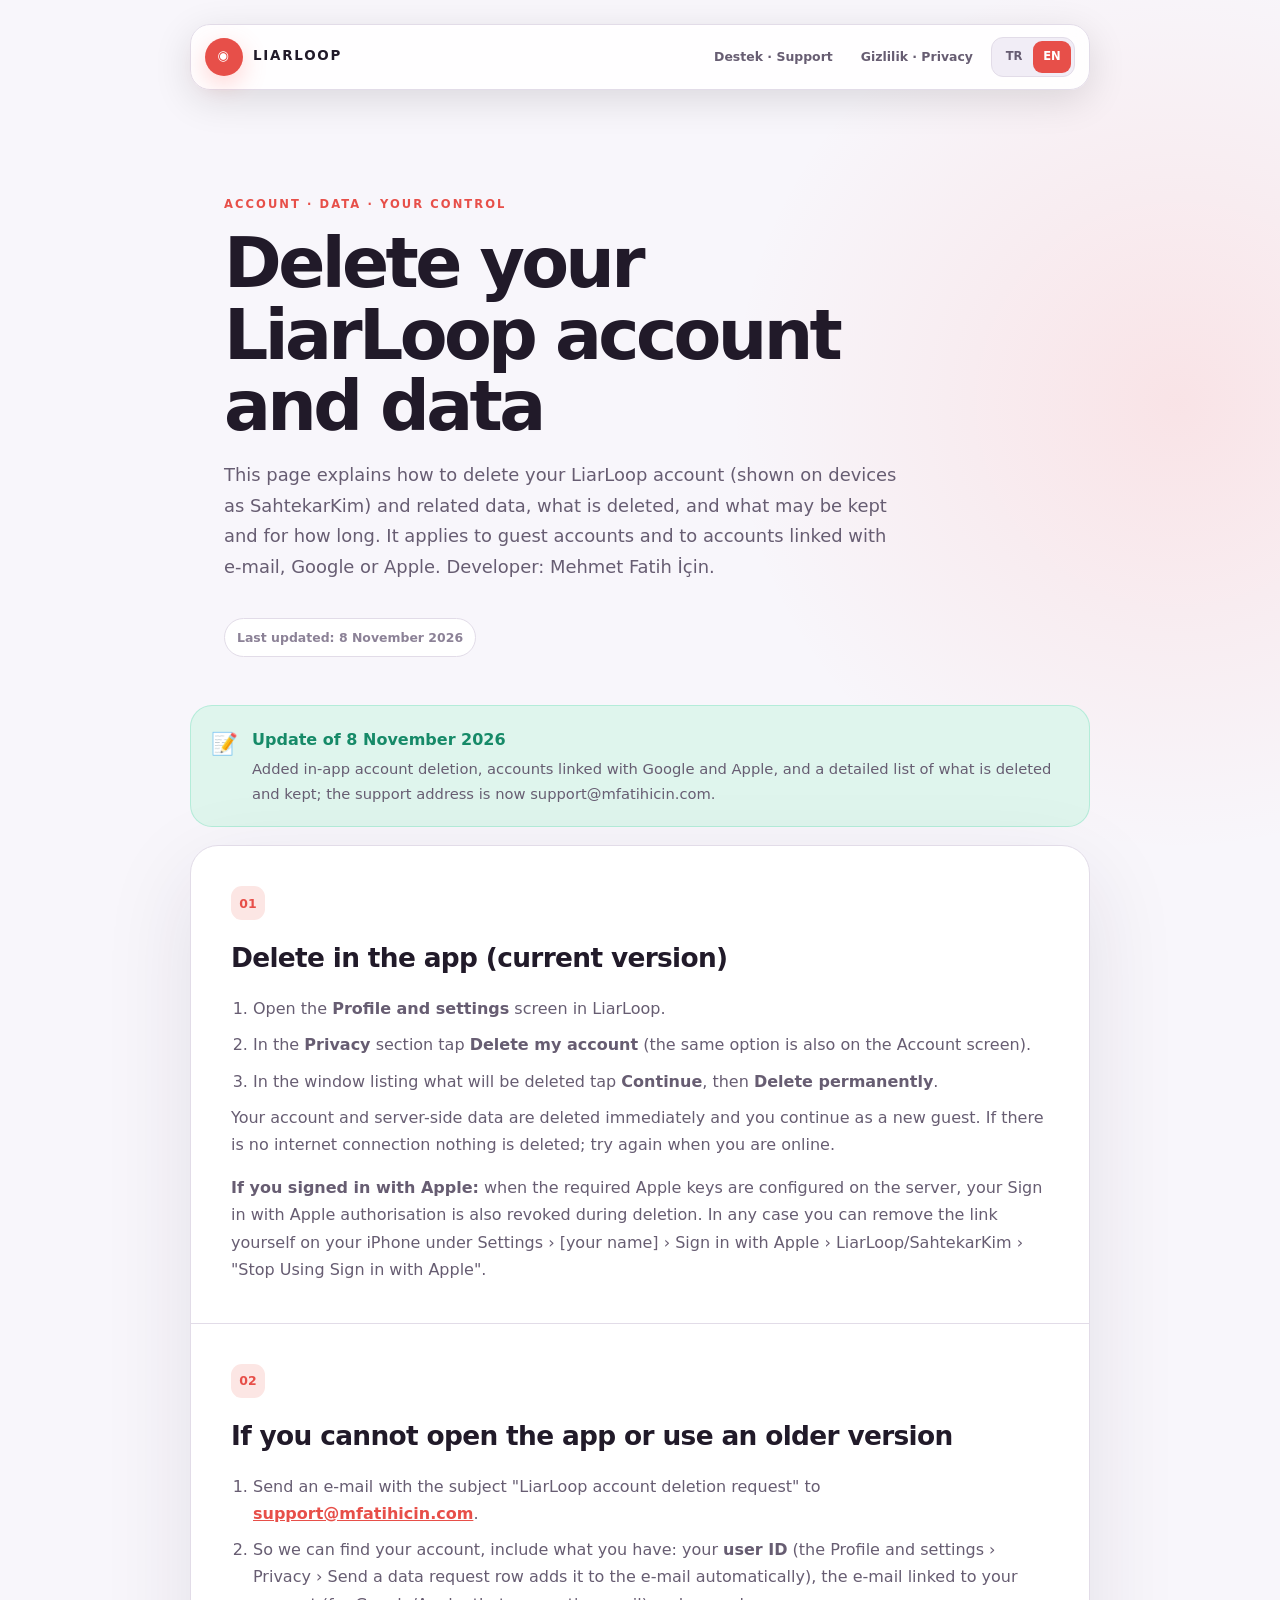
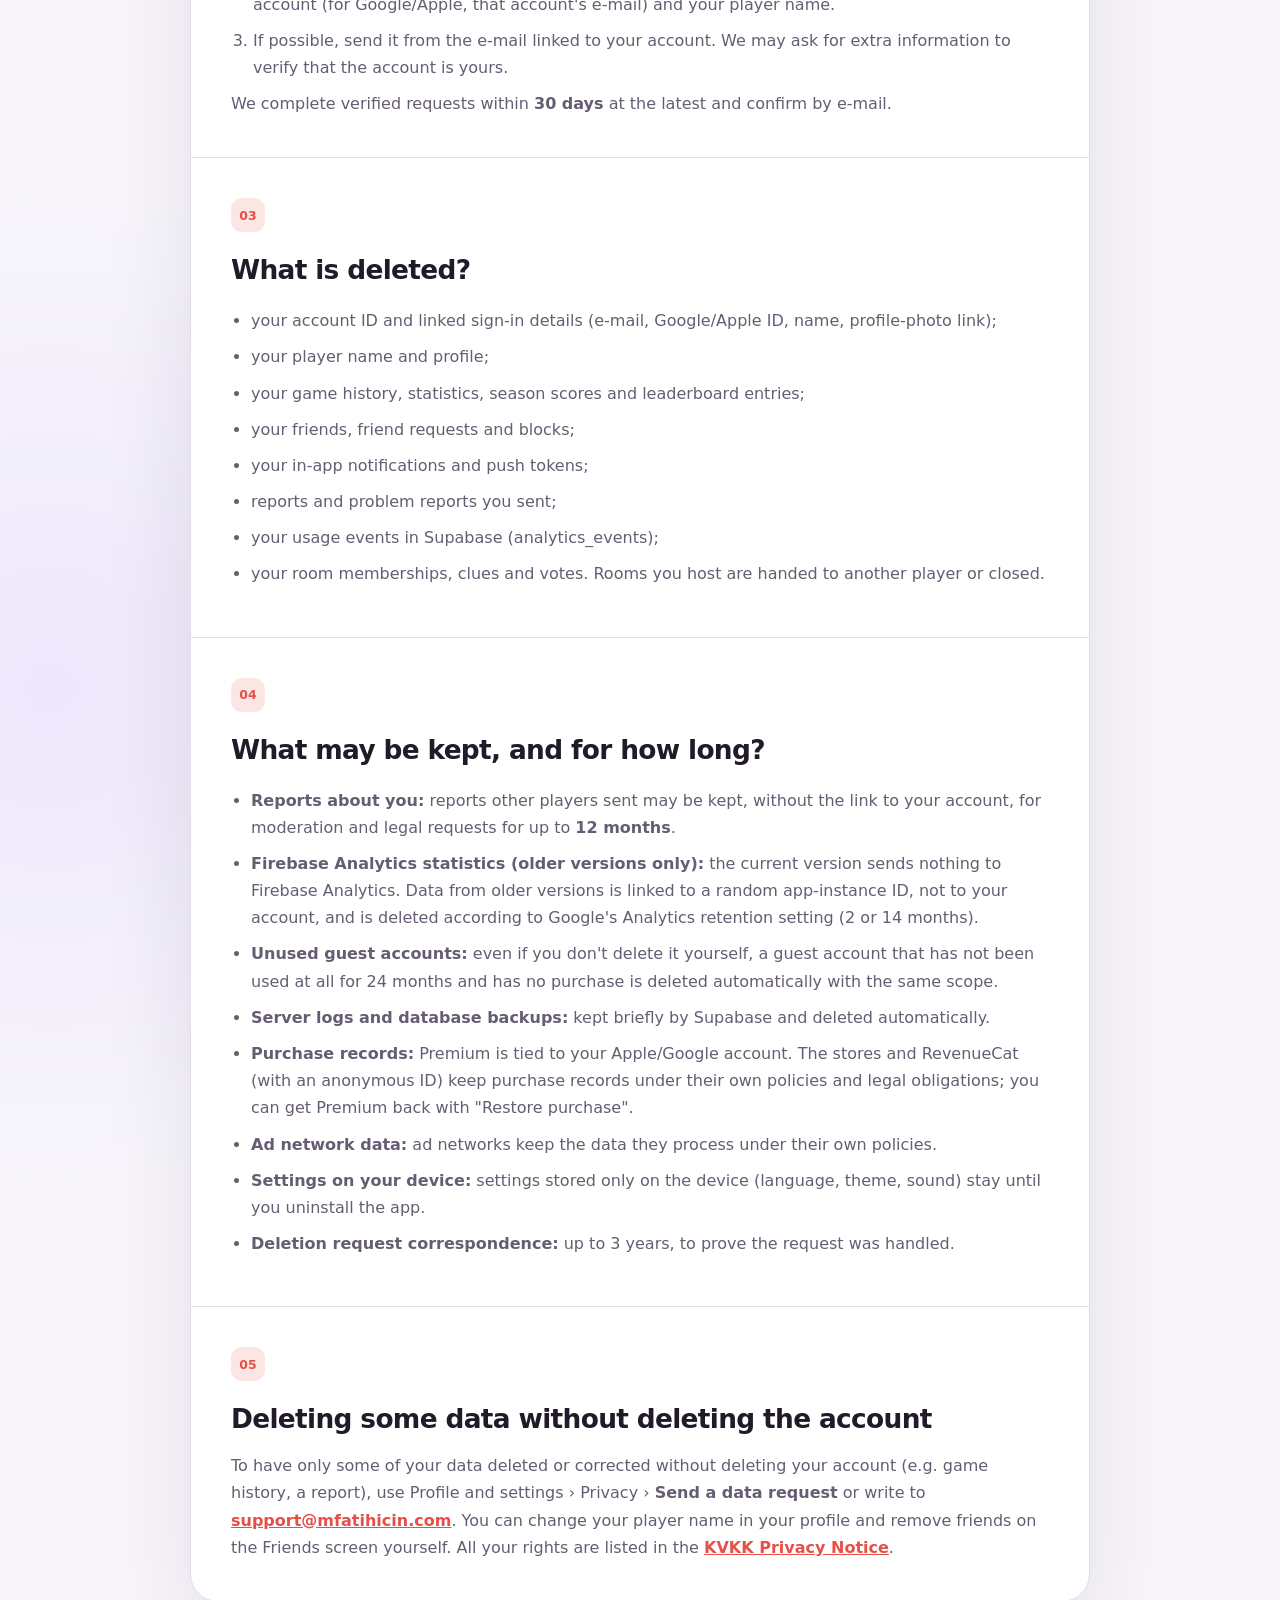
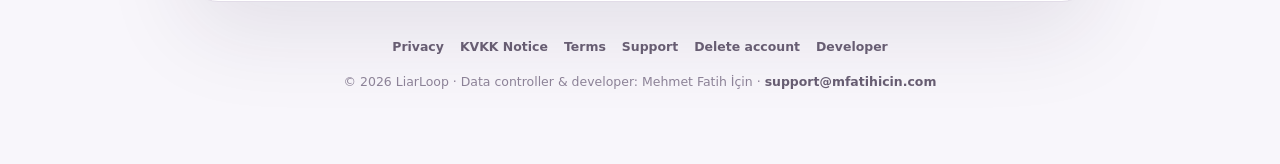
<file: account-deletion.html>
<!DOCTYPE html>
<html lang="en">
  <head>
    <meta charset="utf-8" />
    <meta name="viewport" content="width=device-width, initial-scale=1" />
<link rel="canonical" href="https://mfatihicin.com/sahtekar-privacy/account-deletion.html">
    <meta
      name="description"
      content="LiarLoop hesabını ve verilerini silme / delete your LiarLoop account and data."
    />
    <meta name="theme-color" content="#0C0912" />
    <title>LiarLoop — Account Deletion</title>
    <link rel="stylesheet" href="styles.css" />
    <script src="site.js" defer></script>
  </head>
  <body
    data-language="en"
    data-title-tr="LiarLoop — Hesap Silme"
    data-title-en="LiarLoop — Account Deletion"
  >
    <main class="shell">
      <header class="topbar">
        <a class="brand" href="index.html" aria-label="LiarLoop">
          <span class="mark" aria-hidden="true">◉</span>
          LIARLOOP
        </a>
        <div class="top-actions">
          <a class="nav-link" href="support.html">Destek · Support</a>
          <a class="nav-link" href="index.html">Gizlilik · Privacy</a>
          <div class="language-switcher" aria-label="Language">
            <button class="language-button" data-language-button="tr">
              TR
            </button>
            <button class="language-button" data-language-button="en">
              EN
            </button>
          </div>
        </div>
      </header>

      <div data-language-content="tr">
        <section class="hero">
          <p class="eyebrow">HESAP · VERİLER · KONTROL SENDE</p>
          <h1>LiarLoop hesabını ve verilerini sil</h1>
          <p class="hero-copy">
            Bu sayfa, LiarLoop (cihazdaki adı: SahtekarKim) hesabını ve ilişkili verilerini nasıl silebileceğini, neyin silindiğini ve neyin ne kadar saklanabileceğini anlatır. Misafir, e-posta, Google ve Apple ile bağlanmış hesapların hepsi için geçerlidir. Geliştirici: Mehmet Fatih İçin.
          </p>
          <span class="updated">Son güncelleme: 8 Kasım 2026</span>
        </section>
        <div class="notice">
          <span class="notice-icon" aria-hidden="true">📝</span>
          <div>
            <strong>8 Kasım 2026 güncellemesi</strong>
            <p>
              Uygulama içi hesap silme, Google ve Apple ile bağlanmış hesaplar, silinen ve saklanan verilerin ayrıntılı listesi eklendi; destek adresi support@mfatihicin.com oldu.
            </p>
          </div>
        </div>
        <article class="content-card">
          <section class="section">
            <span class="section-number">01</span>
            <h2>Uygulama içinden sil (güncel sürüm)</h2>
<ol>
              <li>LiarLoop'ta <strong>Profil ve ayarlar</strong> ekranını aç.</li>
              <li><strong>Gizlilik</strong> bölümünde <strong>Hesabımı sil</strong>'e dokun (aynı seçenek Hesap ekranında da vardır).</li>
              <li>Silinecekleri gösteren pencerede <strong>Devam et</strong>, ardından <strong>Kalıcı olarak sil</strong>'e dokun.</li>
            </ol>
            <p>Hesabın ve sunucudaki verilerin hemen silinir; uygulamayı yeni bir misafir olarak kullanmaya devam edersin. İnternet bağlantısı yoksa hiçbir şey silinmez; bağlanınca tekrar dene.</p>
            <p><strong>Apple ile giriş yaptıysan:</strong> Silme sırasında, sunucuda gerekli Apple anahtarları tanımlı olduğunda Apple'daki giriş yetkisi de iptal edilir. Her durumda iPhone'unda Ayarlar › [adın] › Apple ile Giriş Yap › LiarLoop/SahtekarKim › "Apple ile Giriş Yap'ı Kullanmayı Durdur" ile bağlantıyı kendin de kaldırabilirsin.</p>
          </section>
          <section class="section">
            <span class="section-number">02</span>
            <h2>Uygulamaya erişemiyorsan veya eski bir sürüm kullanıyorsan</h2>
<ol>
              <li><a href="mailto:support@mfatihicin.com?subject=LiarLoop%20hesap%20silme%20talebi">support@mfatihicin.com</a> adresine "LiarLoop hesap silme talebi" konulu bir e-posta gönder.</li>
              <li>Hesabını bulabilmemiz için şunlardan elindekileri yaz: <strong>kullanıcı kimliğin</strong> (uygulamada Profil ve ayarlar › Gizlilik › Veri talebi gönder satırı bunu e-postaya otomatik ekler), hesabına bağlı e-posta adresi (Google/Apple ile bağladıysan o hesabın e-postası) ve oyuncu adın.</li>
              <li>Mümkünse e-postayı hesabına bağlı adresten gönder. Hesap sahipliğini doğrulamak için ek bilgi isteyebiliriz.</li>
            </ol>
            <p>Doğrulanan talepleri en geç <strong>30 gün</strong> içinde tamamlar ve sana e-postayla bildiririz.</p>
          </section>
          <section class="section">
            <span class="section-number">03</span>
            <h2>Neler silinir?</h2>
<ul>
              <li>hesap kimliğin ve bağlı giriş bilgilerin (e-posta, Google/Apple kimliği, ad, profil fotoğrafı bağlantısı);</li>
              <li>oyuncu adın ve profilin;</li>
              <li>oyun geçmişin, istatistiklerin, sezon puanların ve sıralama kayıtların;</li>
              <li>arkadaşların, arkadaşlık isteklerin ve engellemelerin;</li>
              <li>uygulama içi bildirimlerin ve bildirim jetonların;</li>
              <li>gönderdiğin şikâyet ve sorun bildirimleri;</li>
              <li>Supabase'teki kullanım olayların (analytics_events);</li>
              <li>oda üyeliklerin, ipuçların ve oyların. Kurduğun odalar başka bir oyuncuya devredilir ya da kapatılır.</li>
            </ul>
          </section>
          <section class="section">
            <span class="section-number">04</span>
            <h2>Neler saklanabilir ve ne kadar?</h2>
<ul>
              <li><strong>Senin hakkında yapılmış şikâyetler:</strong> başka oyuncuların gönderdiği şikâyetler, seninle bağı kaldırılarak moderasyon ve hukuki talepler için en fazla <strong>12 ay</strong> saklanabilir.</li>
              <li><strong>Firebase Analytics istatistikleri (yalnız eski sürümlerden):</strong> güncel sürüm Firebase Analytics'e veri göndermez. Eski sürümlerden gelmiş veriler hesabınla değil rastgele bir uygulama kurulum kimliğiyle ilişkilidir; Google'ın Analytics saklama ayarına göre (2 veya 14 ay) silinir.</li>
              <li><strong>Kullanılmayan misafir hesaplar:</strong> kendin silmesen de, 24 ay boyunca hiç kullanılmayan ve satın alma yapılmamış misafir hesaplar aynı kapsamda otomatik silinir.</li>
              <li><strong>Sunucu günlükleri ve veritabanı yedekleri:</strong> Supabase tarafından kısa süreli tutulur ve kendiliğinden silinir.</li>
              <li><strong>Satın alma kayıtları:</strong> Premium, Apple/Google hesabına bağlıdır. Mağazalar ve RevenueCat (anonim kimlikle) satın alma kayıtlarını kendi politikaları ve yasal yükümlülükleri gereği saklar; Premium'u "Satın alımı geri yükle" ile geri alabilirsin.</li>
              <li><strong>Reklam ağlarının verileri:</strong> reklam ağları kendi işledikleri verileri kendi politikalarına göre saklar.</li>
              <li><strong>Cihazındaki ayarlar:</strong> dil, tema ve ses gibi yalnızca cihazda tutulan ayarlar, uygulamayı silene kadar cihazında kalır.</li>
              <li><strong>Silme talebi yazışmaları:</strong> talebin yerine getirildiğini ispat etmek için en fazla 3 yıl.</li>
            </ul>
          </section>
          <section class="section">
            <span class="section-number">05</span>
            <h2>Hesabı silmeden bazı verileri silmek</h2>
<p>Hesabını silmeden yalnızca bazı verilerinin silinmesini veya düzeltilmesini istiyorsan (ör. oyun geçmişi, şikâyet), Profil ve ayarlar › Gizlilik › <strong>Veri talebi gönder</strong> ile ya da <a href="mailto:support@mfatihicin.com?subject=LiarLoop%20veri%20talebi">support@mfatihicin.com</a> adresine yazarak talep edebilirsin. Oyuncu adını profilinden kendin değiştirebilir, arkadaşlarını Arkadaşlar ekranından kaldırabilirsin. Haklarının tamamı <a href="kvkk.html">KVKK Aydınlatma Metni</a>'nde.</p>
          </section>
        </article>
      </div>

      <div data-language-content="en">
        <section class="hero">
          <p class="eyebrow">ACCOUNT · DATA · YOUR CONTROL</p>
          <h1>Delete your LiarLoop account and data</h1>
          <p class="hero-copy">
            This page explains how to delete your LiarLoop account (shown on devices as SahtekarKim) and related data, what is deleted, and what may be kept and for how long. It applies to guest accounts and to accounts linked with e-mail, Google or Apple. Developer: Mehmet Fatih İçin.
          </p>
          <span class="updated">Last updated: 8 November 2026</span>
        </section>
        <div class="notice">
          <span class="notice-icon" aria-hidden="true">📝</span>
          <div>
            <strong>Update of 8 November 2026</strong>
            <p>
              Added in-app account deletion, accounts linked with Google and Apple, and a detailed list of what is deleted and kept; the support address is now support@mfatihicin.com.
            </p>
          </div>
        </div>
        <article class="content-card">
          <section class="section">
            <span class="section-number">01</span>
            <h2>Delete in the app (current version)</h2>
<ol>
              <li>Open the <strong>Profile and settings</strong> screen in LiarLoop.</li>
              <li>In the <strong>Privacy</strong> section tap <strong>Delete my account</strong> (the same option is also on the Account screen).</li>
              <li>In the window listing what will be deleted tap <strong>Continue</strong>, then <strong>Delete permanently</strong>.</li>
            </ol>
            <p>Your account and server-side data are deleted immediately and you continue as a new guest. If there is no internet connection nothing is deleted; try again when you are online.</p>
            <p><strong>If you signed in with Apple:</strong> when the required Apple keys are configured on the server, your Sign in with Apple authorisation is also revoked during deletion. In any case you can remove the link yourself on your iPhone under Settings › [your name] › Sign in with Apple › LiarLoop/SahtekarKim › "Stop Using Sign in with Apple".</p>
          </section>
          <section class="section">
            <span class="section-number">02</span>
            <h2>If you cannot open the app or use an older version</h2>
<ol>
              <li>Send an e-mail with the subject "LiarLoop account deletion request" to <a href="mailto:support@mfatihicin.com?subject=LiarLoop%20account%20deletion%20request">support@mfatihicin.com</a>.</li>
              <li>So we can find your account, include what you have: your <strong>user ID</strong> (the Profile and settings › Privacy › Send a data request row adds it to the e-mail automatically), the e-mail linked to your account (for Google/Apple, that account's e-mail) and your player name.</li>
              <li>If possible, send it from the e-mail linked to your account. We may ask for extra information to verify that the account is yours.</li>
            </ol>
            <p>We complete verified requests within <strong>30 days</strong> at the latest and confirm by e-mail.</p>
          </section>
          <section class="section">
            <span class="section-number">03</span>
            <h2>What is deleted?</h2>
<ul>
              <li>your account ID and linked sign-in details (e-mail, Google/Apple ID, name, profile-photo link);</li>
              <li>your player name and profile;</li>
              <li>your game history, statistics, season scores and leaderboard entries;</li>
              <li>your friends, friend requests and blocks;</li>
              <li>your in-app notifications and push tokens;</li>
              <li>reports and problem reports you sent;</li>
              <li>your usage events in Supabase (analytics_events);</li>
              <li>your room memberships, clues and votes. Rooms you host are handed to another player or closed.</li>
            </ul>
          </section>
          <section class="section">
            <span class="section-number">04</span>
            <h2>What may be kept, and for how long?</h2>
<ul>
              <li><strong>Reports about you:</strong> reports other players sent may be kept, without the link to your account, for moderation and legal requests for up to <strong>12 months</strong>.</li>
              <li><strong>Firebase Analytics statistics (older versions only):</strong> the current version sends nothing to Firebase Analytics. Data from older versions is linked to a random app-instance ID, not to your account, and is deleted according to Google's Analytics retention setting (2 or 14 months).</li>
              <li><strong>Unused guest accounts:</strong> even if you don't delete it yourself, a guest account that has not been used at all for 24 months and has no purchase is deleted automatically with the same scope.</li>
              <li><strong>Server logs and database backups:</strong> kept briefly by Supabase and deleted automatically.</li>
              <li><strong>Purchase records:</strong> Premium is tied to your Apple/Google account. The stores and RevenueCat (with an anonymous ID) keep purchase records under their own policies and legal obligations; you can get Premium back with "Restore purchase".</li>
              <li><strong>Ad network data:</strong> ad networks keep the data they process under their own policies.</li>
              <li><strong>Settings on your device:</strong> settings stored only on the device (language, theme, sound) stay until you uninstall the app.</li>
              <li><strong>Deletion request correspondence:</strong> up to 3 years, to prove the request was handled.</li>
            </ul>
          </section>
          <section class="section">
            <span class="section-number">05</span>
            <h2>Deleting some data without deleting the account</h2>
<p>To have only some of your data deleted or corrected without deleting your account (e.g. game history, a report), use Profile and settings › Privacy › <strong>Send a data request</strong> or write to <a href="mailto:support@mfatihicin.com?subject=LiarLoop%20data%20request">support@mfatihicin.com</a>. You can change your player name in your profile and remove friends on the Friends screen yourself. All your rights are listed in the <a href="kvkk.html">KVKK Privacy Notice</a>.</p>
          </section>
        </article>
      </div>

      <footer class="footer">
        <div class="footer-links">
          <a href="index.html"><span data-language-content="tr">Gizlilik</span><span data-language-content="en">Privacy</span></a>
          <a href="kvkk.html"><span data-language-content="tr">KVKK Aydınlatma Metni</span><span data-language-content="en">KVKK Notice</span></a>
          <a href="termsofuse.html"><span data-language-content="tr">Kullanım Koşulları</span><span data-language-content="en">Terms</span></a>
          <a href="support.html"><span data-language-content="tr">Destek</span><span data-language-content="en">Support</span></a>
          <a href="account-deletion.html"><span data-language-content="tr">Hesap silme</span><span data-language-content="en">Delete account</span></a>
          <a href="https://mfatihicin.com"><span data-language-content="tr">Geliştirici</span><span data-language-content="en">Developer</span></a>
        </div>
        <p data-language-content="tr">© <span data-year></span> LiarLoop · Veri sorumlusu ve geliştirici: Mehmet Fatih İçin · <a href="mailto:support@mfatihicin.com">support@mfatihicin.com</a></p>
        <p data-language-content="en">© <span data-year></span> LiarLoop · Data controller &amp; developer: Mehmet Fatih İçin · <a href="mailto:support@mfatihicin.com">support@mfatihicin.com</a></p>
      </footer>
    </main>
  </body>
</html>
</file>
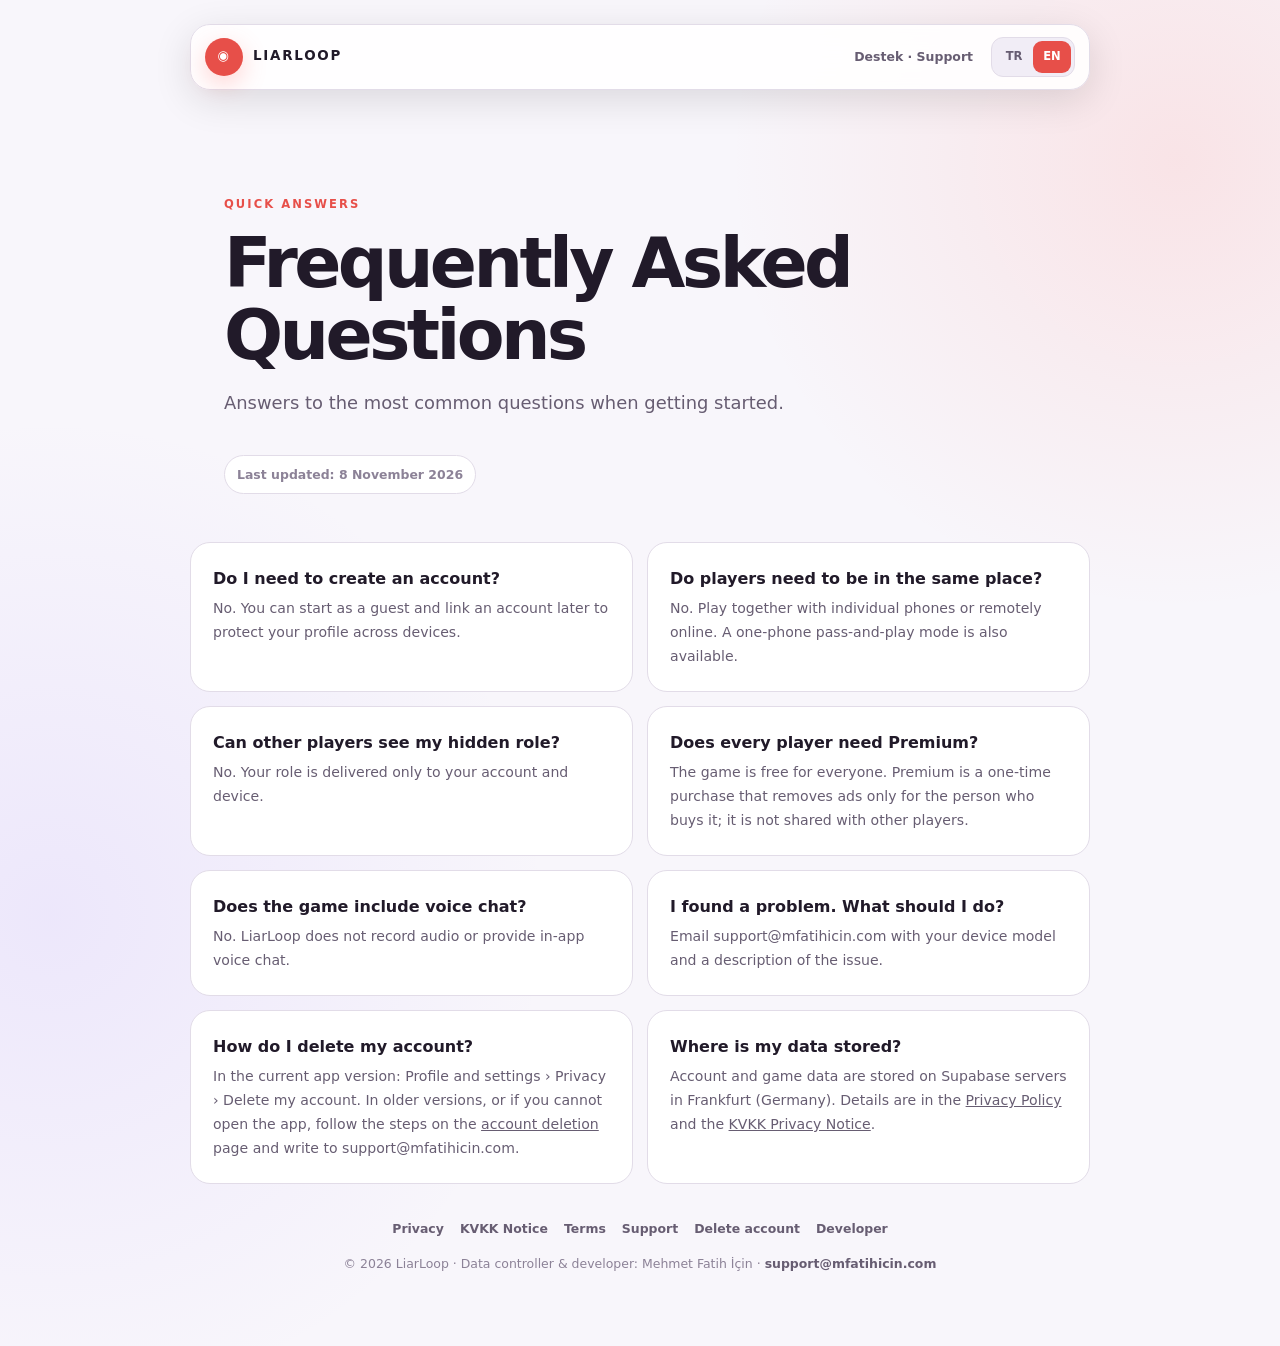
<file: faq.html>
<!DOCTYPE html>
<html lang="tr">
  <head>
    <meta charset="utf-8" />
    <meta name="viewport" content="width=device-width, initial-scale=1" />
<link rel="canonical" href="https://mfatihicin.com/sahtekar-privacy/faq.html">
    <meta name="theme-color" content="#0C0912" />
    <title>LiarLoop — Sık Sorulan Sorular</title>
    <link rel="stylesheet" href="styles.css" />
    <script src="site.js" defer></script>
  </head>
  <body
    data-language="tr"
    data-title-tr="LiarLoop — Sık Sorulan Sorular"
    data-title-en="LiarLoop — Frequently Asked Questions"
  >
    <main class="shell">
      <header class="topbar">
        <a class="brand" href="index.html">
          <span class="mark" aria-hidden="true">◉</span>
          LIARLOOP
        </a>
        <div class="top-actions">
          <a class="nav-link" href="support.html">Destek · Support</a>
          <div class="language-switcher" aria-label="Language">
            <button class="language-button" data-language-button="tr">
              TR
            </button>
            <button class="language-button" data-language-button="en">
              EN
            </button>
          </div>
        </div>
      </header>

      <div data-language-content="tr">
        <section class="hero">
          <p class="eyebrow">HIZLI YANITLAR</p>
          <h1>Sık Sorulan Sorular</h1>
          <p class="hero-copy">
            Oyuna başlarken en çok merak edilen konuları burada topladık.
          </p>
          <span class="updated">Son güncelleme: 8 Kasım 2026</span>
        </section>
        <section class="faq-grid">
          <article class="faq-card">
            <h3>Hesap açmak zorunlu mu?</h3>
            <p>
              Hayır. Misafir olarak hemen oynayabilirsin. Profilini cihazlar
              arasında korumak için daha sonra hesabını bağlayabilirsin.
            </p>
          </article>
          <article class="faq-card">
            <h3>Oyuncular aynı yerde olmak zorunda mı?</h3>
            <p>
              Hayır. Aynı masada herkes kendi telefonuyla veya uzaktan çevrimiçi
              oynayabilirsiniz. Tek telefon modu da kullanılabilir.
            </p>
          </article>
          <article class="faq-card">
            <h3>Gizli rolümü diğer oyuncular görebilir mi?</h3>
            <p>Hayır. Rolün yalnızca kendi hesabına ve cihazına gönderilir.</p>
          </article>
          <article class="faq-card">
            <h3>Premium herkes için ayrı mı alınır?</h3>
            <p>
              Oyun herkes için ücretsizdir. Premium tek seferlik bir satın
              almadır ve yalnızca satın alan kişinin cihazındaki reklamları
              kaldırır; diğer oyuncularla paylaşılmaz.
            </p>
          </article>
          <article class="faq-card">
            <h3>Sesli görüşme var mı?</h3>
            <p>
              Hayır. LiarLoop ses kaydetmez ve uygulama içinde sesli görüşme
              sunmaz.
            </p>
          </article>
          <article class="faq-card">
            <h3>Bir sorun buldum, ne yapmalıyım?</h3>
            <p>
              Cihaz modelini ve sorunu açıklayarak support@mfatihicin.com adresine
              yazabilirsin.
            </p>
          </article>
          <article class="faq-card">
            <h3>Hesabımı nasıl silerim?</h3>
            <p>
              Uygulamanın güncel sürümünde Profil ve ayarlar › Gizlilik ›
              Hesabımı sil. Eski sürümlerde veya uygulamaya erişemiyorsan
              <a href="account-deletion.html">Hesap silme</a> sayfasındaki
              adımlarla support@mfatihicin.com adresine yaz.
            </p>
          </article>
          <article class="faq-card">
            <h3>Verilerim nerede saklanıyor?</h3>
            <p>
              Hesap ve oyun verileri Supabase'in Frankfurt (Almanya)
              sunucularında tutulur. Ayrıntılar
              <a href="index.html">Gizlilik Politikası</a> ve
              <a href="kvkk.html">KVKK Aydınlatma Metni</a>'nde.
            </p>
          </article>
        </section>
      </div>

      <div data-language-content="en">
        <section class="hero">
          <p class="eyebrow">QUICK ANSWERS</p>
          <h1>Frequently Asked Questions</h1>
          <p class="hero-copy">
            Answers to the most common questions when getting started.
          </p>
          <span class="updated">Last updated: 8 November 2026</span>
        </section>
        <section class="faq-grid">
          <article class="faq-card">
            <h3>Do I need to create an account?</h3>
            <p>
              No. You can start as a guest and link an account later to protect
              your profile across devices.
            </p>
          </article>
          <article class="faq-card">
            <h3>Do players need to be in the same place?</h3>
            <p>
              No. Play together with individual phones or remotely online. A
              one-phone pass-and-play mode is also available.
            </p>
          </article>
          <article class="faq-card">
            <h3>Can other players see my hidden role?</h3>
            <p>No. Your role is delivered only to your account and device.</p>
          </article>
          <article class="faq-card">
            <h3>Does every player need Premium?</h3>
            <p>
              The game is free for everyone. Premium is a one-time purchase that
              removes ads only for the person who buys it; it is not shared
              with other players.
            </p>
          </article>
          <article class="faq-card">
            <h3>Does the game include voice chat?</h3>
            <p>
              No. LiarLoop does not record audio or provide in-app voice chat.
            </p>
          </article>
          <article class="faq-card">
            <h3>I found a problem. What should I do?</h3>
            <p>
              Email support@mfatihicin.com with your device model and a
              description of the issue.
            </p>
          </article>
          <article class="faq-card">
            <h3>How do I delete my account?</h3>
            <p>
              In the current app version: Profile and settings › Privacy ›
              Delete my account. In older versions, or if you cannot open the
              app, follow the steps on the
              <a href="account-deletion.html">account deletion</a> page and
              write to support@mfatihicin.com.
            </p>
          </article>
          <article class="faq-card">
            <h3>Where is my data stored?</h3>
            <p>
              Account and game data are stored on Supabase servers in Frankfurt
              (Germany). Details are in the
              <a href="index.html">Privacy Policy</a> and the
              <a href="kvkk.html">KVKK Privacy Notice</a>.
            </p>
          </article>
        </section>
      </div>

      <footer class="footer">
        <div class="footer-links">
          <a href="index.html"><span data-language-content="tr">Gizlilik</span><span data-language-content="en">Privacy</span></a>
          <a href="kvkk.html"><span data-language-content="tr">KVKK Aydınlatma Metni</span><span data-language-content="en">KVKK Notice</span></a>
          <a href="termsofuse.html"><span data-language-content="tr">Kullanım Koşulları</span><span data-language-content="en">Terms</span></a>
          <a href="support.html"><span data-language-content="tr">Destek</span><span data-language-content="en">Support</span></a>
          <a href="account-deletion.html"><span data-language-content="tr">Hesap silme</span><span data-language-content="en">Delete account</span></a>
          <a href="https://mfatihicin.com"><span data-language-content="tr">Geliştirici</span><span data-language-content="en">Developer</span></a>
        </div>
        <p data-language-content="tr">© <span data-year></span> LiarLoop · Veri sorumlusu ve geliştirici: Mehmet Fatih İçin · <a href="mailto:support@mfatihicin.com">support@mfatihicin.com</a></p>
        <p data-language-content="en">© <span data-year></span> LiarLoop · Data controller &amp; developer: Mehmet Fatih İçin · <a href="mailto:support@mfatihicin.com">support@mfatihicin.com</a></p>
      </footer>
    </main>
  </body>
</html>
</file>
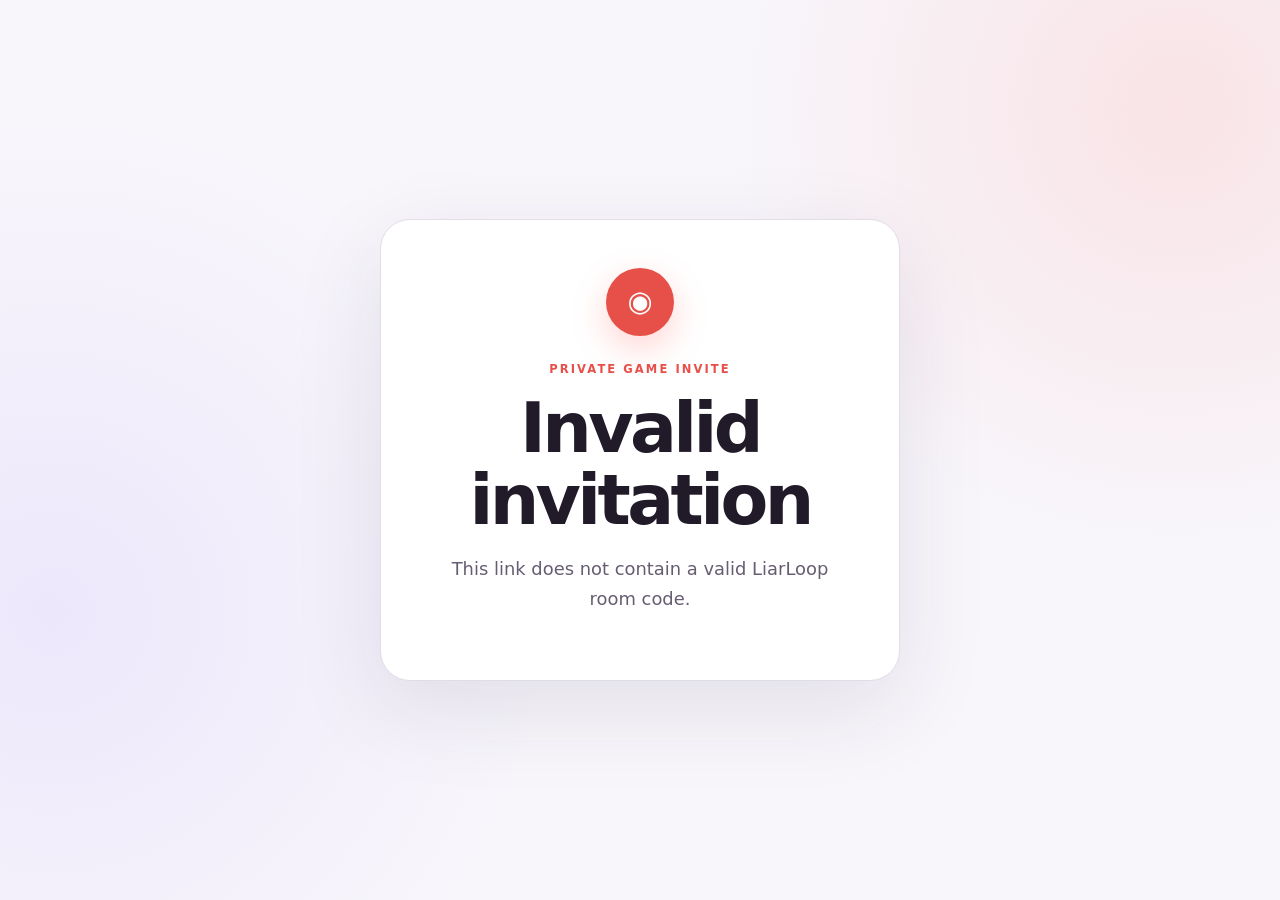
<file: join.html>
<!doctype html>
<html lang="en">
  <head>
    <meta charset="utf-8" />
    <meta name="viewport" content="width=device-width, initial-scale=1" />
    <meta name="theme-color" content="#0c0912" />
    <meta name="description" content="Join a private LiarLoop game room." />
    <title>Join LiarLoop</title>
    <link rel="stylesheet" href="styles.css" />
  </head>
  <body>
    <main class="join-shell">
      <section class="join-card">
        <span class="join-mark" aria-hidden="true">◉</span>
        <p class="eyebrow">PRIVATE GAME INVITE</p>
        <div id="valid-invite">
          <h1 id="join-title">You are invited to LiarLoop</h1>
          <p id="join-copy" class="hero-copy">
            Open the app and join the private table with this room code.
          </p>
          <div id="room-code" class="join-code" aria-label="Room code"></div>
          <div class="join-actions">
            <a id="open-app" class="join-button join-button-primary" href="#">
              Open LiarLoop
            </a>
            <a
              class="join-button"
              href="https://apps.apple.com/app/id6796614340"
              rel="noreferrer"
            >
              Download for iPhone
            </a>
            <a
              class="join-button"
              href="https://play.google.com/store/apps/details?id=com.mfatihicin.liarloop"
              rel="noreferrer"
            >
              Download for Android
            </a>
          </div>
          <p id="join-help" class="join-help">
            Only join rooms shared by people you know.
          </p>
        </div>
        <div id="invalid-invite" class="is-hidden">
          <h1 id="invalid-title">Invalid invitation</h1>
          <p id="invalid-copy" class="hero-copy">
            This link does not contain a valid LiarLoop room code.
          </p>
        </div>
      </section>
    </main>
    <script>
      (() => {
        const code = new URLSearchParams(window.location.search)
          .get('code')
          ?.toUpperCase();
        const valid = /^[A-HJ-NP-Z2-9]{6}$/.test(code || '');
        const Turkish = (navigator.language || '').toLowerCase().startsWith('tr');

        if (!valid) {
          document.querySelector('#valid-invite').classList.add('is-hidden');
          document.querySelector('#invalid-invite').classList.remove('is-hidden');
        } else {
          document.querySelector('#room-code').textContent = code;
          document.querySelector('#open-app').href = `liarloop://join?code=${code}`;
        }

        if (Turkish) {
          document.documentElement.lang = 'tr';
          document.title = 'LiarLoop Masasına Katıl';
          document.querySelector('#join-title').textContent = 'LiarLoop masasına davetlisin';
          document.querySelector('#join-copy').textContent =
            'Uygulamayı aç ve bu oda koduyla özel masaya katıl.';
          document.querySelector('#open-app').textContent = 'LiarLoop’u Aç';
          document.querySelector('#join-help').textContent =
            'Yalnızca tanıdığın kişilerin paylaştığı odalara katıl.';
          document.querySelector('#invalid-title').textContent = 'Geçersiz davet';
          document.querySelector('#invalid-copy').textContent =
            'Bu bağlantıda geçerli bir LiarLoop oda kodu bulunmuyor.';
        }
      })();
    </script>
  </body>
</html>
</file>
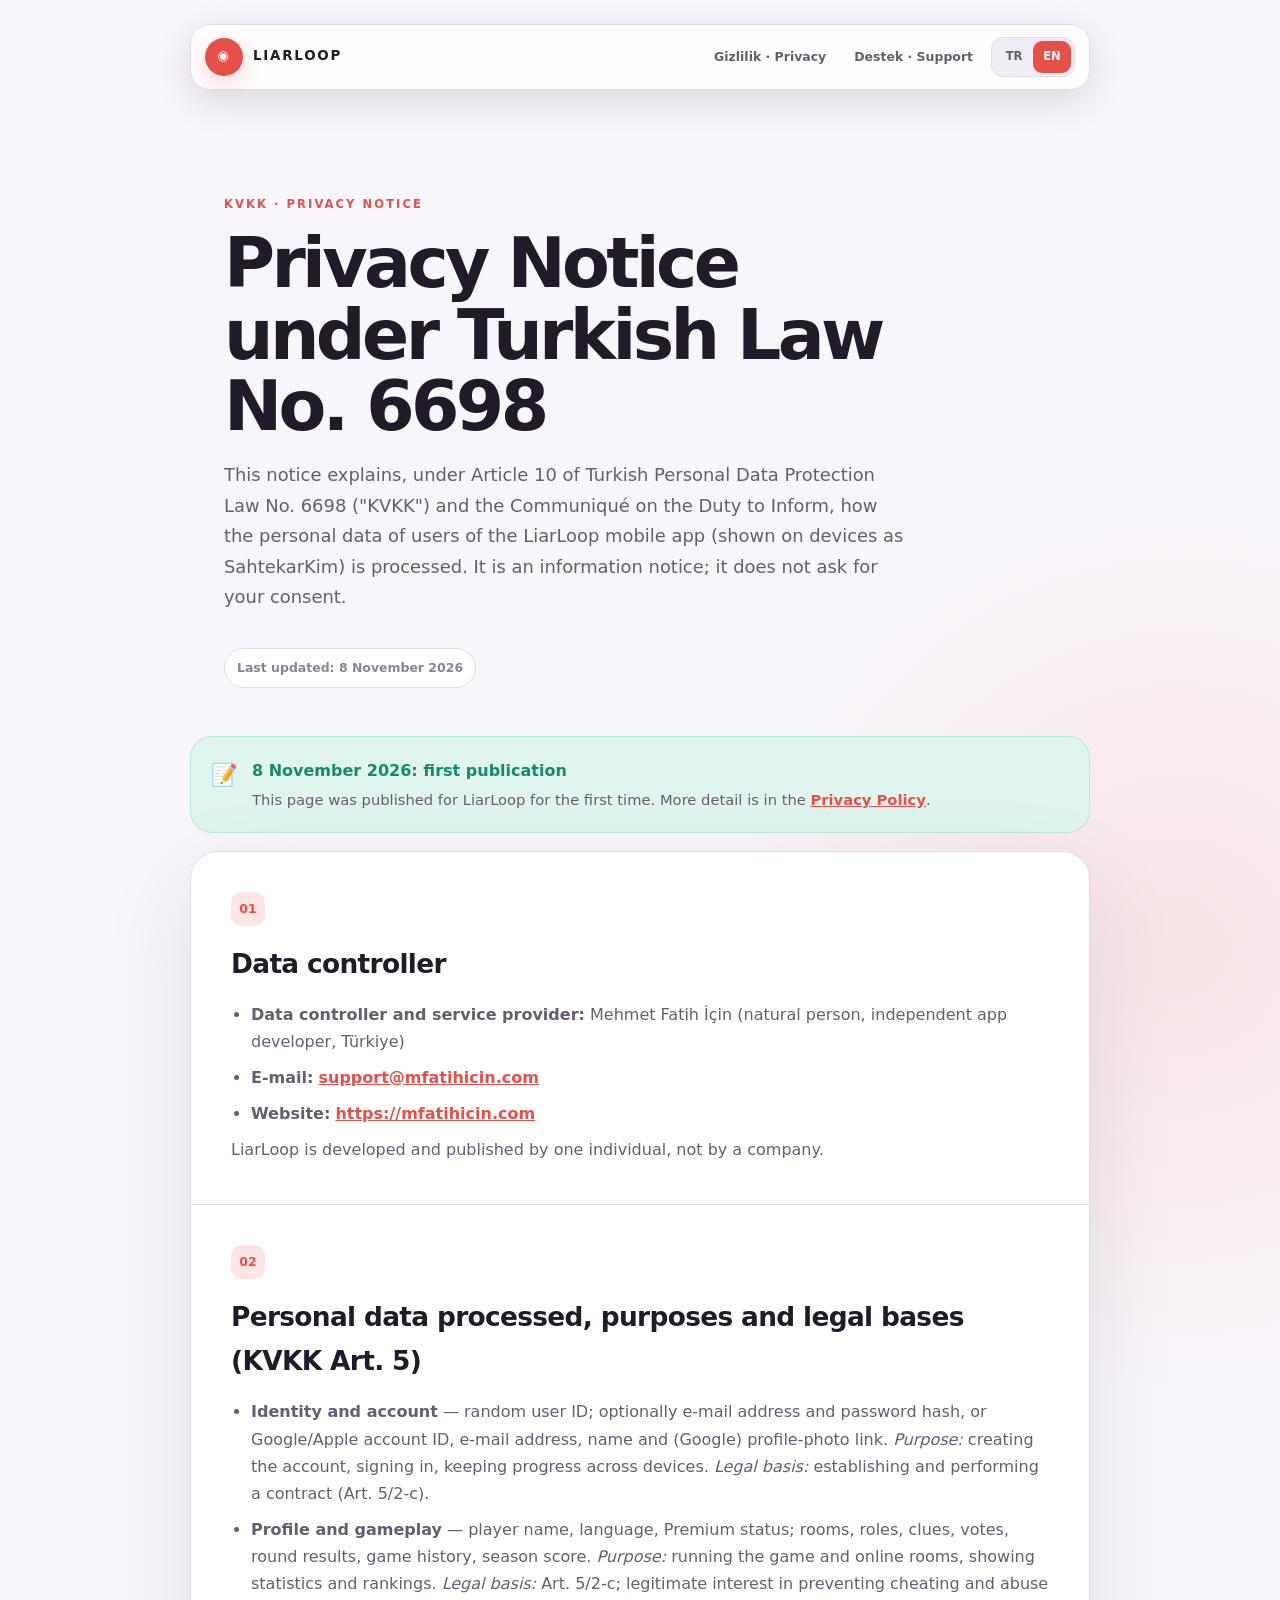
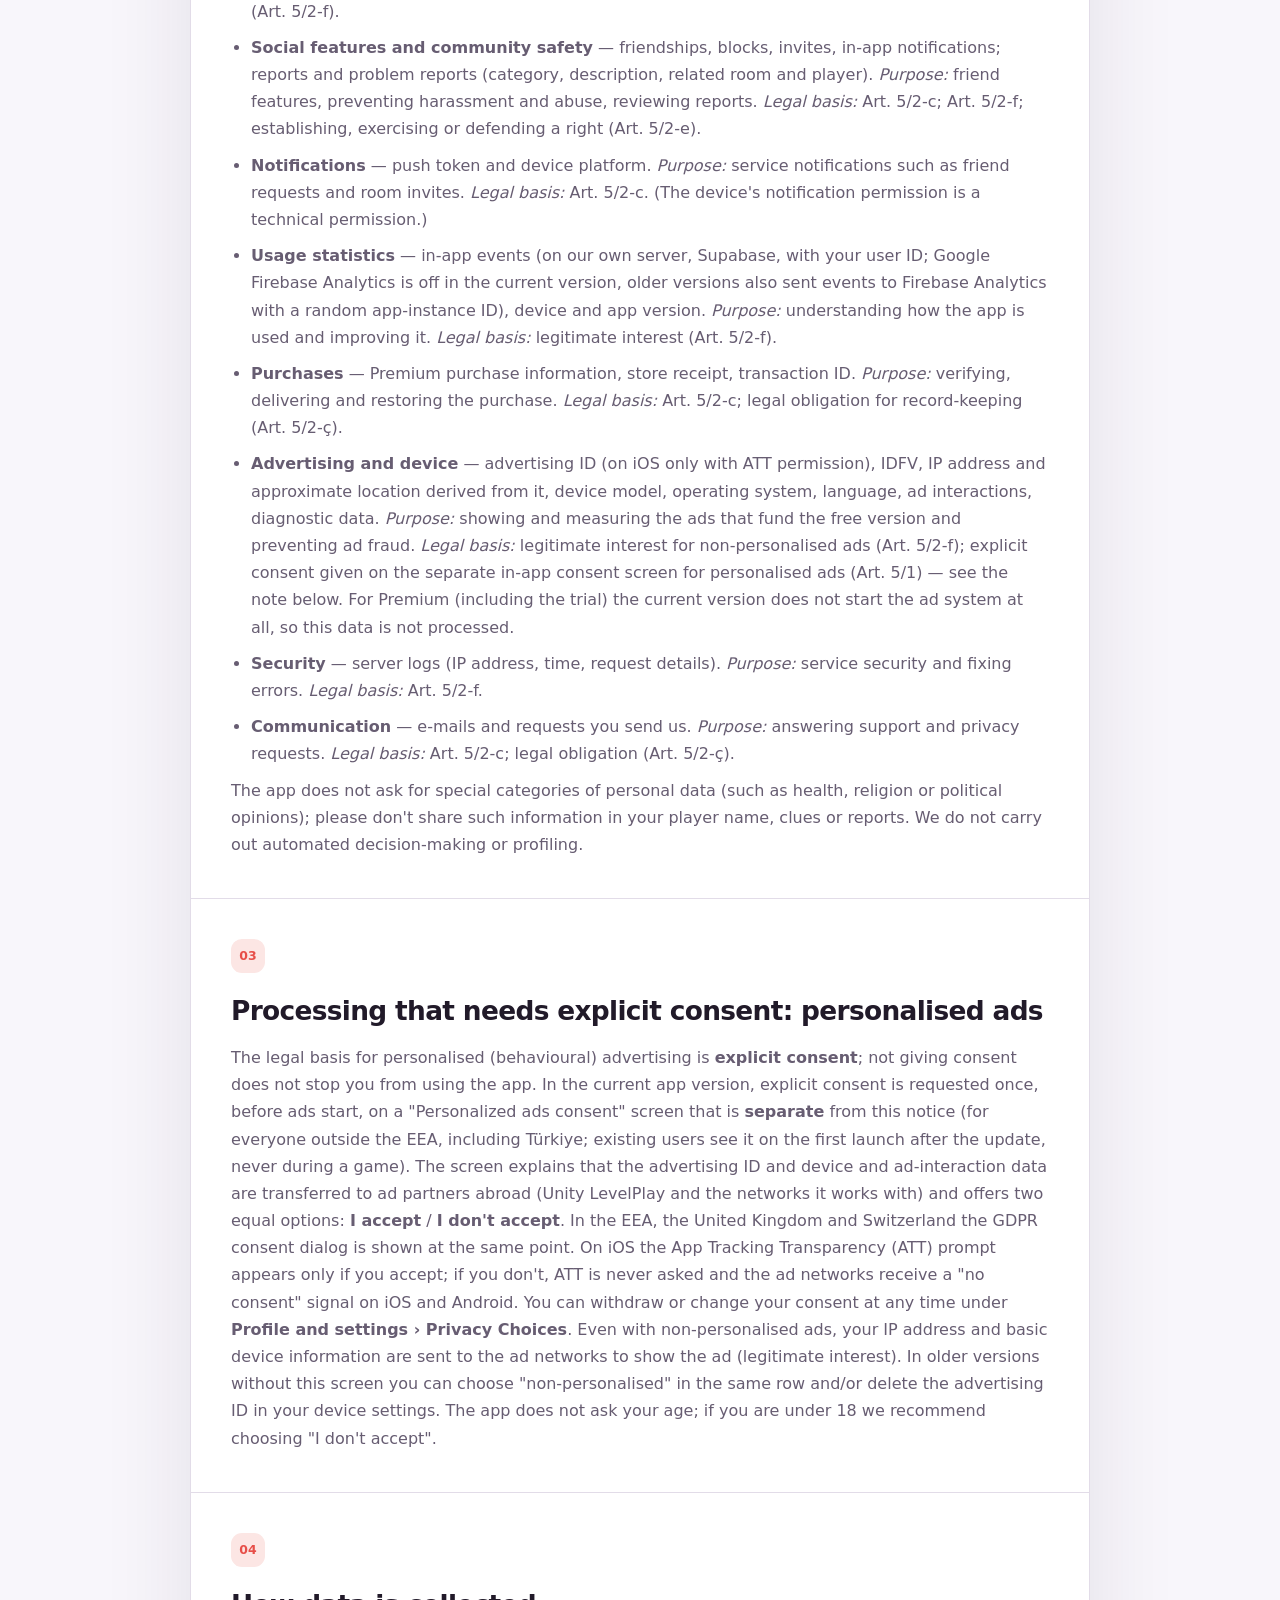
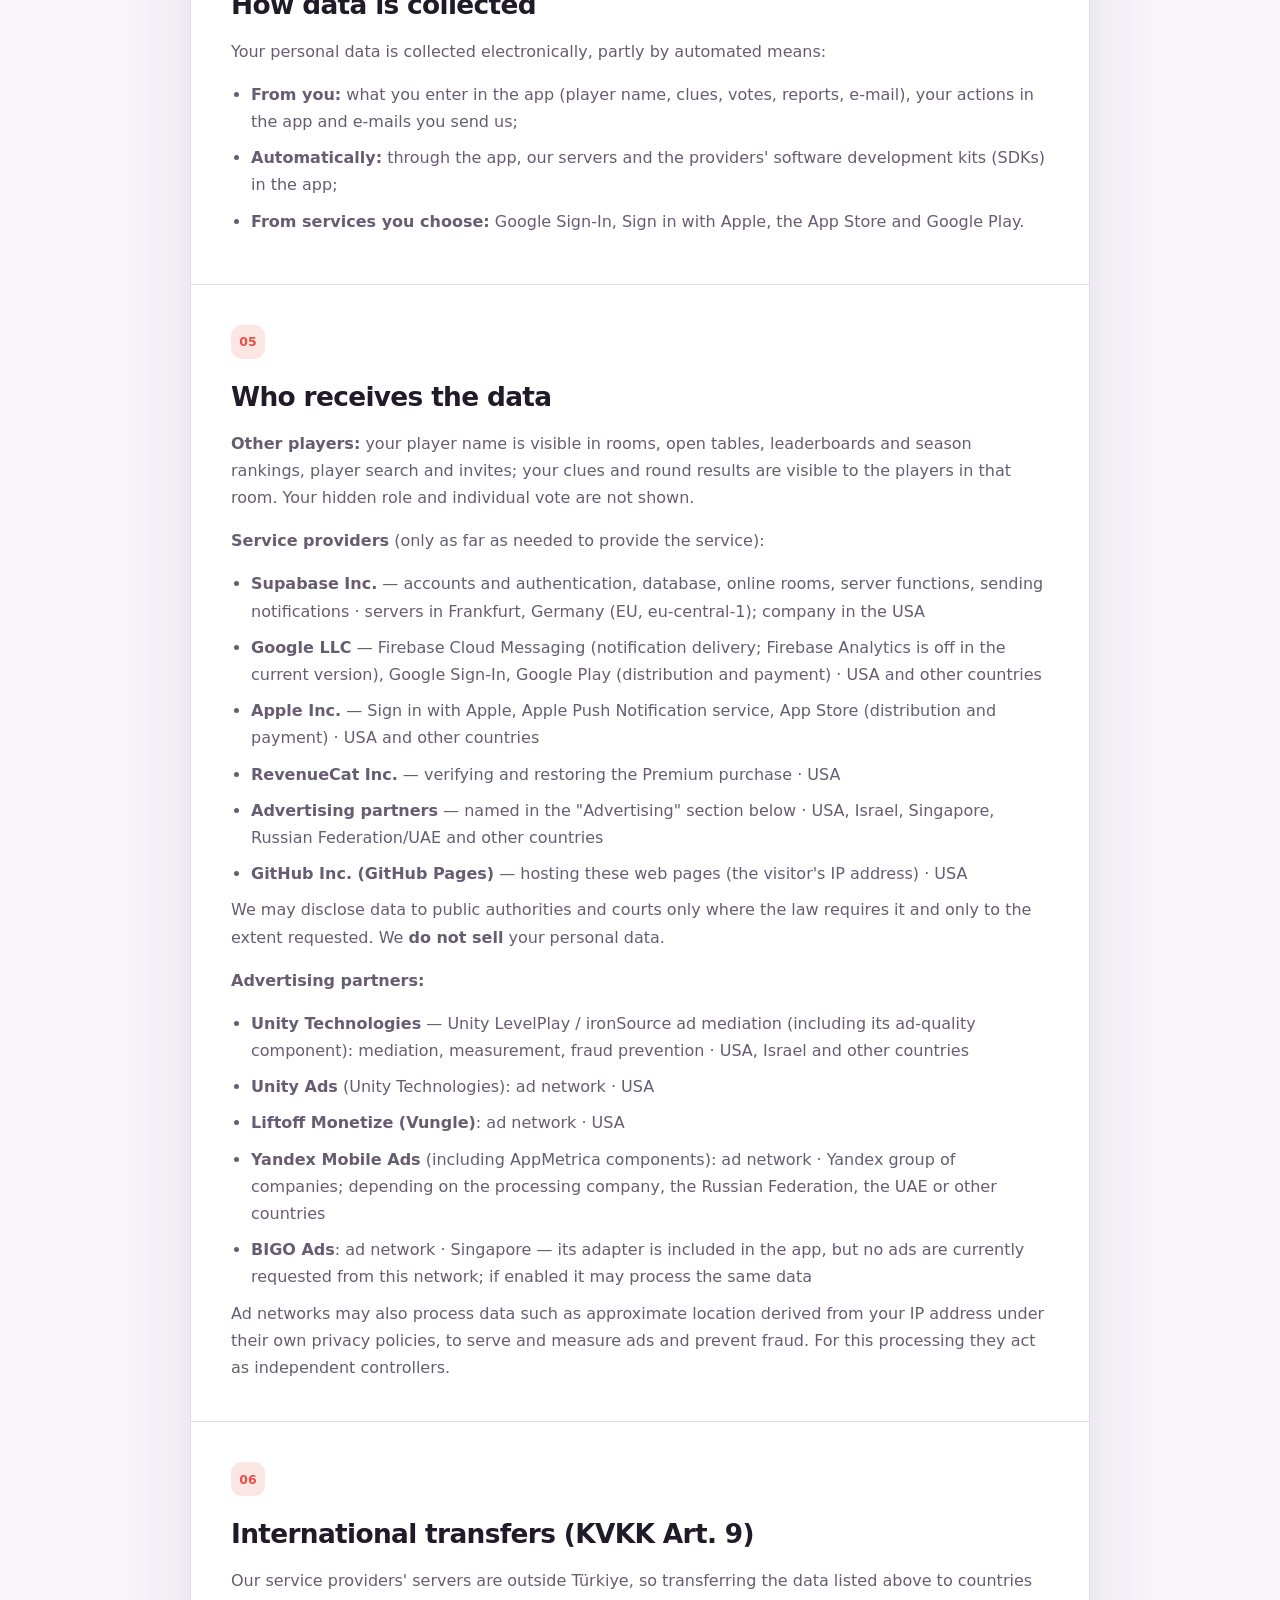
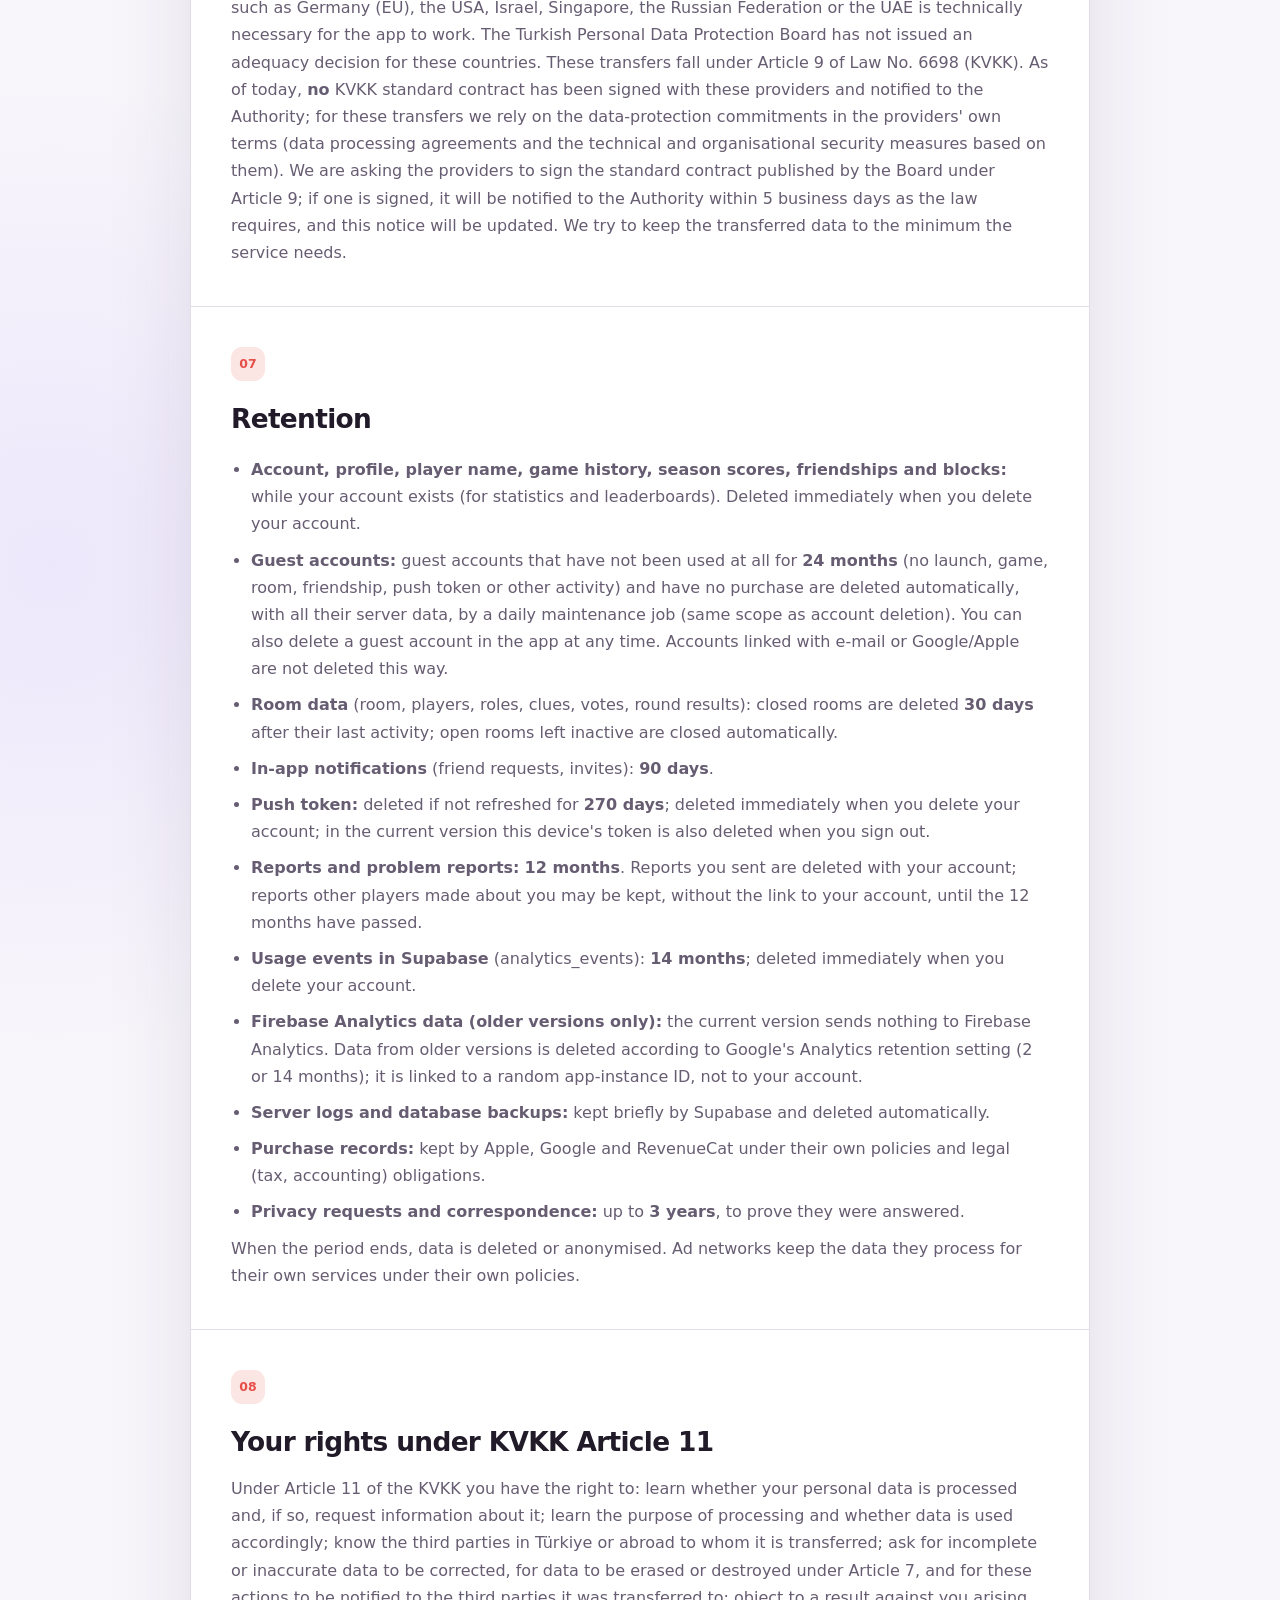
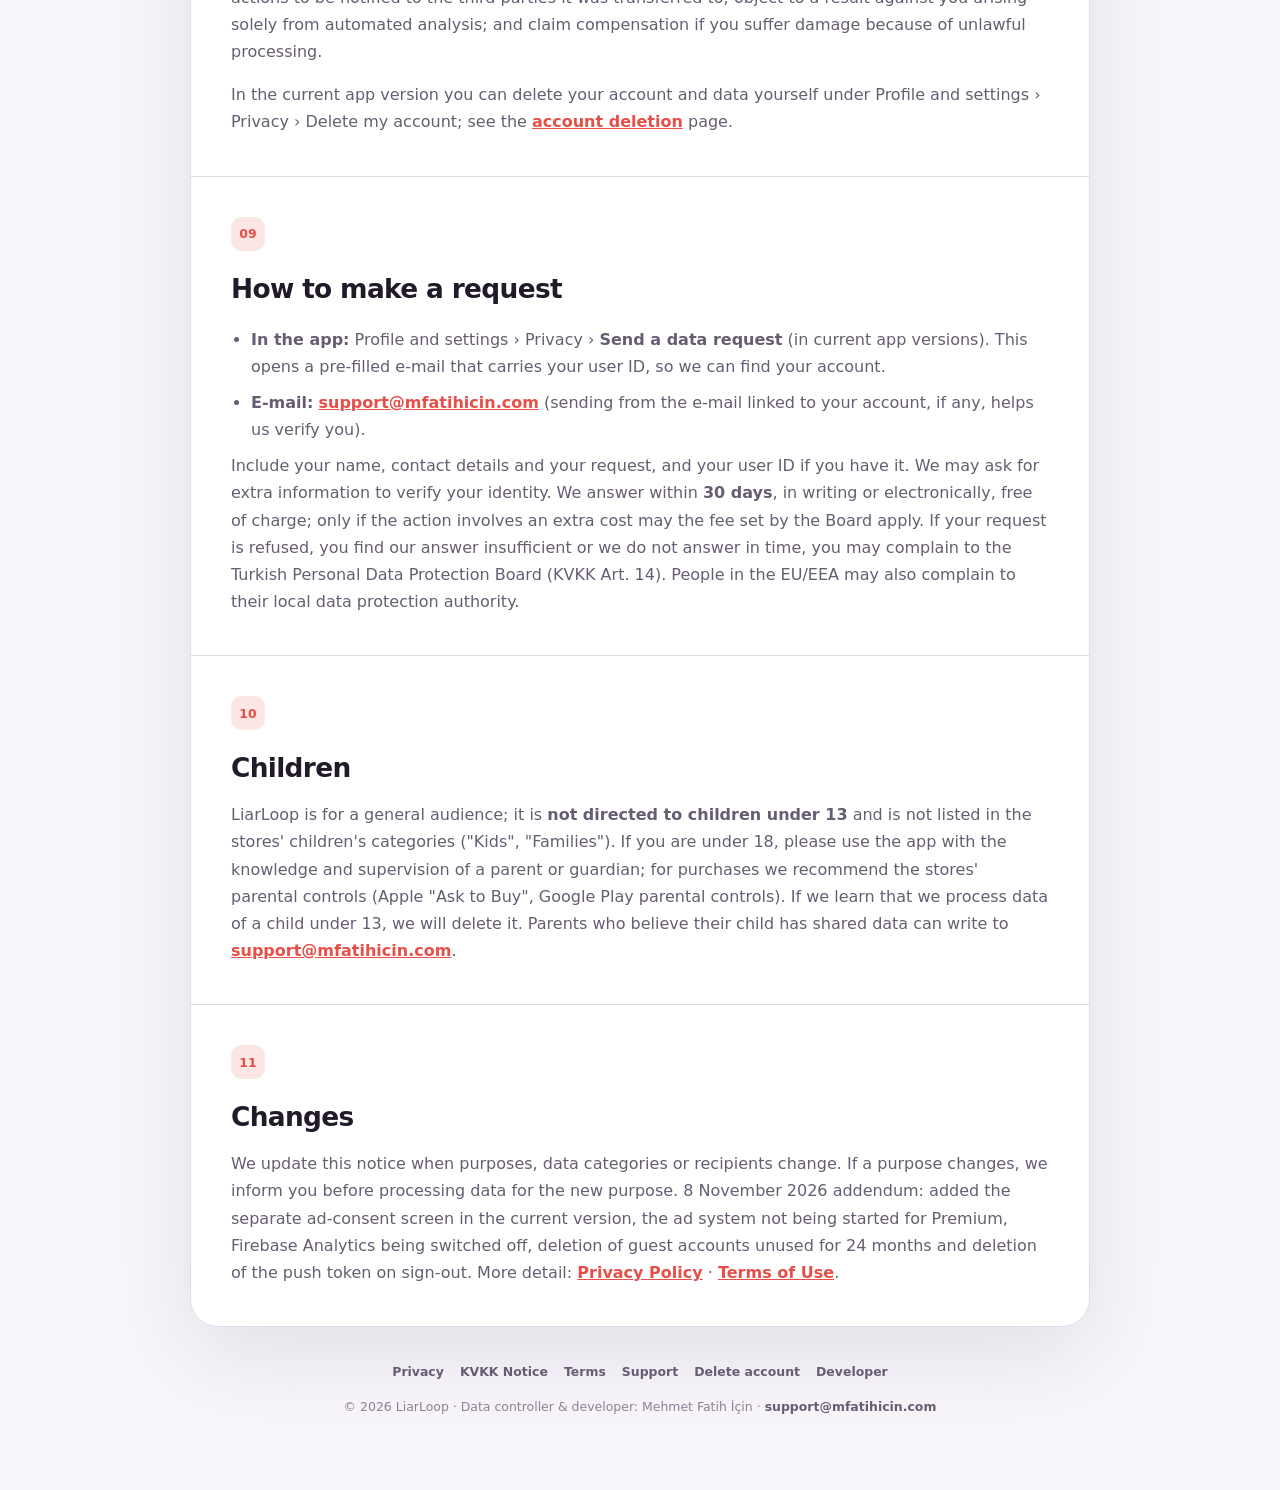
<file: kvkk.html>
<!DOCTYPE html>
<html lang="tr">
  <head>
    <meta charset="utf-8" />
    <meta name="viewport" content="width=device-width, initial-scale=1" />
<link rel="canonical" href="https://mfatihicin.com/sahtekar-privacy/kvkk.html">
    <meta
      name="description"
      content="LiarLoop KVKK aydınlatma metni / privacy notice under Turkish Law No. 6698."
    />
    <meta name="theme-color" content="#0C0912" />
    <title>LiarLoop — KVKK Aydınlatma Metni</title>
    <link rel="stylesheet" href="styles.css" />
    <script src="site.js" defer></script>
  </head>
  <body
    data-language="tr"
    data-title-tr="LiarLoop — KVKK Aydınlatma Metni"
    data-title-en="LiarLoop — Privacy Notice (Turkish Law No. 6698)"
  >
    <main class="shell">
      <header class="topbar">
        <a class="brand" href="index.html" aria-label="LiarLoop">
          <span class="mark" aria-hidden="true">◉</span>
          LIARLOOP
        </a>
        <div class="top-actions">
          <a class="nav-link" href="index.html">Gizlilik · Privacy</a>
          <a class="nav-link" href="support.html">Destek · Support</a>
          <div class="language-switcher" aria-label="Language">
            <button class="language-button" data-language-button="tr">
              TR
            </button>
            <button class="language-button" data-language-button="en">
              EN
            </button>
          </div>
        </div>
      </header>

      <div data-language-content="tr">
        <section class="hero">
          <p class="eyebrow">KVKK · AYDINLATMA METNİ</p>
          <h1>KVKK Aydınlatma Metni</h1>
          <p class="hero-copy">
            Bu metin, 6698 sayılı Kişisel Verilerin Korunması Kanunu ("KVKK") m.10 ve Aydınlatma Yükümlülüğünün Yerine Getirilmesinde Uyulacak Usul ve Esaslar Hakkında Tebliğ uyarınca, LiarLoop (cihazdaki adı: SahtekarKim) mobil uygulamasını kullananların kişisel verilerinin nasıl işlendiğini açıklar. Bu bir bilgilendirme metnidir; senden onay istemez.
          </p>
          <span class="updated">Son güncelleme: 8 Kasım 2026</span>
        </section>
        <div class="notice">
          <span class="notice-icon" aria-hidden="true">📝</span>
          <div>
            <strong>8 Kasım 2026: ilk yayın</strong>
            <p>
              Bu sayfa LiarLoop için ilk kez yayımlandı. Daha ayrıntılı bilgi <a href="index.html">Gizlilik Politikası</a>'ndadır.
            </p>
          </div>
        </div>
        <article class="content-card">
          <section class="section">
            <span class="section-number">01</span>
            <h2>Veri sorumlusu</h2>
<ul>
              <li><strong>Veri sorumlusu ve hizmet sağlayıcı:</strong> Mehmet Fatih İçin (gerçek kişi, bağımsız uygulama geliştiricisi, Türkiye)</li>
              <li><strong>E-posta:</strong> <a href="mailto:support@mfatihicin.com">support@mfatihicin.com</a></li>
              <li><strong>İnternet sitesi:</strong> <a href="https://mfatihicin.com">https://mfatihicin.com</a></li>
            </ul>
            <p>LiarLoop bir şirket tarafından değil, tek bir kişi tarafından geliştirilir ve yayımlanır.</p>
          </section>
          <section class="section">
            <span class="section-number">02</span>
            <h2>İşlenen kişisel veriler, amaçlar ve hukuki sebepler (KVKK m.5)</h2>
<ul>
              <li><strong>Kimlik ve hesap</strong> — rastgele kullanıcı kimliği; isteğe bağlı olarak e-posta adresi ve şifre özeti, ya da Google/Apple hesap kimliği, e-posta adresi, ad ve (Google'da) profil fotoğrafı bağlantısı. <em>Amaç:</em> hesabı oluşturmak, oturum açmak, ilerlemeyi cihazlar arasında korumak. <em>Hukuki sebep:</em> sözleşmenin kurulması ve ifası (m.5/2-c).</li>
              <li><strong>Profil ve oyun</strong> — oyuncu adı, dil, Premium durumu; oda, roller, ipuçları, oylar, tur sonuçları, oyun geçmişi, sezon puanı. <em>Amaç:</em> oyunu ve çevrimiçi odaları çalıştırmak, istatistik ve sıralama göstermek. <em>Hukuki sebep:</em> m.5/2-c; hile ve kötüye kullanımı önlemek için meşru menfaat (m.5/2-f).</li>
              <li><strong>Sosyal ve topluluk güvenliği</strong> — arkadaşlıklar, engellemeler, davetler, uygulama içi bildirimler; şikâyet ve sorun bildirimleri (kategori, açıklama, ilgili oda ve oyuncu). <em>Amaç:</em> arkadaş özellikleri, taciz ve kötüye kullanımın önlenmesi, şikâyetlerin incelenmesi. <em>Hukuki sebep:</em> m.5/2-c; m.5/2-f; bir hakkın tesisi, kullanılması veya korunması (m.5/2-e).</li>
              <li><strong>Bildirim</strong> — bildirim jetonu ve cihaz platformu. <em>Amaç:</em> arkadaşlık isteği ve oda daveti gibi hizmet bildirimleri. <em>Hukuki sebep:</em> m.5/2-c. (Cihazın sorduğu bildirim izni teknik bir izindir.)</li>
              <li><strong>Kullanım istatistikleri</strong> — uygulama içi olaylar (kendi sunucumuzda, Supabase'te, kullanıcı kimliğiyle; güncel sürümde Google Firebase Analytics kapalıdır, eski sürümler olayları ayrıca rastgele kurulum kimliğiyle Firebase Analytics'e gönderiyordu), cihaz ve uygulama sürümü bilgisi. <em>Amaç:</em> uygulamanın nasıl kullanıldığını anlamak ve iyileştirmek. <em>Hukuki sebep:</em> meşru menfaat (m.5/2-f).</li>
              <li><strong>Satın alma</strong> — Premium satın alma bilgisi, mağaza makbuzu, işlem kimliği. <em>Amaç:</em> satın alımı doğrulamak, teslim etmek, geri yüklemek. <em>Hukuki sebep:</em> m.5/2-c; kayıt yükümlülükleri için hukuki yükümlülük (m.5/2-ç).</li>
              <li><strong>Reklam ve cihaz</strong> — reklam kimliği (iOS'ta yalnızca ATT izniyle), IDFV, IP adresi ve buna dayalı yaklaşık konum, cihaz modeli, işletim sistemi, dil, reklam etkileşimleri, tanılama verileri. <em>Amaç:</em> ücretsiz sürümü finanse eden reklamları göstermek, ölçmek ve reklam sahtekarlığını önlemek. <em>Hukuki sebep:</em> kişiselleştirilmemiş reklam için meşru menfaat (m.5/2-f); kişiselleştirilmiş reklam için uygulamadaki ayrı rıza ekranında verilen açık rıza (m.5/1) — aşağıdaki nota bak. Premium'da (deneme dahil) güncel sürümde reklam sistemi hiç başlatılmaz; bu veriler işlenmez.</li>
              <li><strong>İşlem güvenliği</strong> — sunucu günlükleri (IP adresi, zaman, istek bilgisi). <em>Amaç:</em> hizmetin güvenliği ve hataların giderilmesi. <em>Hukuki sebep:</em> m.5/2-f.</li>
              <li><strong>İletişim</strong> — bize yazdığın e-postalar ve başvurular. <em>Amaç:</em> destek taleplerine ve KVKK başvurularına cevap vermek. <em>Hukuki sebep:</em> m.5/2-c; hukuki yükümlülük (m.5/2-ç).</li>
            </ul>
            <p>Uygulama özel nitelikli kişisel veri (sağlık, din, siyasi görüş gibi) istemez; lütfen oyuncu adında, ipuçlarında veya şikâyet metinlerinde bu tür bilgileri paylaşma. Otomatik karar alma veya profilleme yapmayız.</p>
          </section>
          <section class="section">
            <span class="section-number">03</span>
            <h2>Açık rıza gerektiren işleme: kişiselleştirilmiş reklam</h2>
<p>Kişiselleştirilmiş (davranışsal) reklam için dayandığımız hukuki sebep <strong>açık rızadır</strong>; rıza vermemen uygulamayı kullanmanı engellemez. Uygulamanın güncel sürümünde açık rıza, bu aydınlatma metninden <strong>ayrı</strong> bir "Kişiselleştirilmiş reklam izni" ekranında, reklamlar başlamadan önce bir kez istenir (Türkiye dahil AEA dışındaki herkese; mevcut kullanıcılara güncellemeden sonraki ilk açılışta, oyun sırasında değil). Ekran, reklam kimliği ile cihaz ve reklam etkileşimi verilerinin yurt dışındaki reklam ortaklarına (Unity LevelPlay ve aracılık ettiği ağlar) aktarılacağını açıklar ve eşit iki seçenek sunar: <strong>Kabul ediyorum</strong> / <strong>Kabul etmiyorum</strong>. AEA, Birleşik Krallık ve İsviçre'de aynı yerde GDPR rıza penceresi gösterilir. iOS'ta Uygulama İzleme Şeffaflığı (ATT) penceresi yalnızca kabul edersen açılır; kabul etmezsen ATT hiç sorulmaz ve reklam ağlarına iOS ve Android'de "rıza yok" sinyali gönderilir. Rızanı istediğin an <strong>Profil ve ayarlar › Gizlilik Seçenekleri</strong>'nden geri alabilir veya değiştirebilirsin. Kişiselleştirilmemiş reklamda da reklam gösterimi için IP adresi ve temel cihaz bilgisi reklam ağlarına iletilir (meşru menfaat). Bu ekranı içermeyen eski sürümlerde aynı satırdan "kişiselleştirilmemiş"i seçebilir ve/veya cihaz ayarlarından reklam kimliğini silebilirsin. Uygulama yaşını sormaz; 18 yaşından küçüksen "Kabul etmiyorum"u seçmeni öneririz.</p>
          </section>
          <section class="section">
            <span class="section-number">04</span>
            <h2>Toplama yöntemi</h2>
<p>Kişisel verilerin elektronik ortamda, kısmen otomatik yollarla toplanır:</p>
            <ul>
              <li><strong>Senden:</strong> uygulamaya girdiğin bilgiler (oyuncu adı, ipuçları, oylar, şikâyetler, e-posta), uygulama içindeki işlemlerin ve bize gönderdiğin e-postalar;</li>
              <li><strong>Otomatik olarak:</strong> uygulama, sunucularımız ve uygulamadaki sağlayıcı yazılım geliştirme kitleri (SDK) aracılığıyla;</li>
              <li><strong>Seçtiğin hizmetlerden:</strong> Google ile Giriş, Apple ile Giriş, App Store ve Google Play.</li>
            </ul>
          </section>
          <section class="section">
            <span class="section-number">05</span>
            <h2>Kimlere aktarılır</h2>
<p><strong>Diğer oyuncular:</strong> Oyuncu adın odalarda, açık masalarda, liderlik ve sezon tablolarında, oyuncu aramasında ve davetlerde; ipuçların ve tur sonuçların o odadaki oyunculara görünür. Gizli rolün ve bireysel oyun görünmez.</p>
            <p><strong>Hizmet sağlayıcılar</strong> (yalnızca hizmeti sunmak için gereken ölçüde):</p>
            <ul>
              <li><strong>Supabase Inc.</strong> — hesap ve kimlik doğrulama, veritabanı, çevrimiçi odalar, sunucu fonksiyonları, bildirim gönderimi · sunucular Frankfurt, Almanya (AB, eu-central-1); şirket ABD'de</li>
              <li><strong>Google LLC</strong> — Firebase Cloud Messaging (bildirim iletimi; güncel sürümde Firebase Analytics kapalı), Google ile Giriş, Google Play (dağıtım ve ödeme) · ABD ve diğer ülkeler</li>
              <li><strong>Apple Inc.</strong> — Apple ile Giriş, Apple Push Notification service, App Store (dağıtım ve ödeme) · ABD ve diğer ülkeler</li>
              <li><strong>RevenueCat Inc.</strong> — Premium satın alımını doğrulama ve geri yükleme · ABD</li>
              <li><strong>Reklam ortakları</strong> — aşağıdaki "Reklamlar" bölümünde adlarıyla sayılmıştır · ABD, İsrail, Singapur, Rusya Federasyonu/BAE ve diğer ülkeler</li>
              <li><strong>GitHub Inc. (GitHub Pages)</strong> — bu web sayfalarının barındırılması (sayfayı ziyaret edenin IP adresi) · ABD</li>
            </ul>
            <p>Kanunen yetkili kamu kurum ve kuruluşları ile yargı mercilerine, yalnızca hukuki bir yükümlülük olduğunda ve talep edilen ölçüde veri verebiliriz. Kişisel verilerini <strong>satmayız</strong>.</p>
            <p><strong>Reklam ortakları:</strong></p>
            <ul>
              <li><strong>Unity Technologies</strong> — Unity LevelPlay / ironSource reklam aracılığı (reklam kalitesi bileşeni dahil): reklam aracılığı, ölçüm, sahtekarlık önleme · ABD, İsrail ve diğer ülkeler</li>
              <li><strong>Unity Ads</strong> (Unity Technologies): reklam ağı · ABD</li>
              <li><strong>Liftoff Monetize (Vungle)</strong>: reklam ağı · ABD</li>
              <li><strong>Yandex Mobile Ads</strong> (AppMetrica bileşenleri dahil): reklam ağı · Yandex şirketler grubu; işleyen şirkete göre Rusya Federasyonu, BAE veya diğer ülkeler</li>
              <li><strong>BIGO Ads</strong>: reklam ağı · Singapur — uygulamada bağdaştırıcısı bulunur, şu an bu ağdan reklam istenmez; etkinleştirilirse aynı verileri işleyebilir</li>
            </ul>
            <p>Reklam ağları, reklamı göstermek, ölçmek ve sahtekarlığı önlemek için kendi gizlilik politikaları kapsamında IP adresine dayalı yaklaşık konum gibi verileri de işleyebilir. Bu ağlar bu işlemler bakımından kendi adına veri sorumlusudur.</p>
          </section>
          <section class="section">
            <span class="section-number">06</span>
            <h2>Yurt dışına aktarım (KVKK m.9)</h2>
<p>Hizmet sağlayıcılarımızın sunucuları Türkiye dışındadır; yukarıda sayılan verilerin Almanya (AB), ABD, İsrail, Singapur, Rusya Federasyonu veya BAE gibi ülkelere aktarılması uygulamanın çalışması için teknik bir gerekliliktir. Bu ülkeler için Kişisel Verileri Koruma Kurulu'nun verdiği bir yeterlilik kararı bulunmamaktadır. Bu aktarımlar KVKK m.9 kapsamındadır. Bugün itibarıyla sağlayıcılarla imzalanmış ve Kurum'a bildirilmiş bir KVKK standart sözleşmesi <strong>bulunmamaktadır</strong>; aktarımlarda sağlayıcıların sözleşmelerinde yer alan veri koruma taahhütlerine (veri işleme sözleşmeleri ve bunlara dayalı teknik ve idari güvenlik önlemleri) dayanıyoruz. KVKK m.9'da öngörülen standart sözleşmenin imzalanmasını sağlayıcılardan talep ediyoruz; bir sözleşme imzalanırsa Kanun gereği 5 iş günü içinde Kurum'a bildirilecek ve bu metin güncellenecektir. Aktarılan veriyi, hizmetin gerektirdiği en az düzeyde tutmaya çalışıyoruz.</p>
          </section>
          <section class="section">
            <span class="section-number">07</span>
            <h2>Saklama süreleri</h2>
<ul>
              <li><strong>Hesap, profil, oyuncu adı, oyun geçmişi, sezon puanları, arkadaşlıklar ve engellemeler:</strong> hesabın var olduğu sürece (istatistik ve sıralamalar için). Hesabını sildiğinde hemen silinir.</li>
              <li><strong>Misafir hesaplar:</strong> <strong>24 ay</strong> boyunca hiç kullanılmayan (açılış, oyun, oda, arkadaşlık, bildirim jetonu gibi hiçbir etkinlik olmayan) ve satın alma yapılmamış misafir hesaplar, sunucudaki tüm verileriyle birlikte günlük bakım işiyle otomatik silinir (hesap silmeyle aynı kapsamda). Misafir hesabını uygulamadan istediğin an kendin de silebilirsin. E-postayla veya Google/Apple ile bağlanmış hesaplar bu şekilde silinmez.</li>
              <li><strong>Oda verileri</strong> (oda, oyuncular, roller, ipuçları, oylar, tur sonuçları): kapanan odalar son işlemden <strong>30 gün</strong> sonra silinir; uzun süre hareketsiz kalan açık odalar otomatik kapatılır.</li>
              <li><strong>Uygulama içi bildirimler</strong> (arkadaşlık isteği, davet): <strong>90 gün</strong>.</li>
              <li><strong>Bildirim jetonu:</strong> <strong>270 gün</strong> boyunca yenilenmezse silinir; hesabını silince hemen silinir; güncel sürümde hesaptan çıkış yaptığında o cihazın jetonu da silinir.</li>
              <li><strong>Şikâyet ve sorun bildirimleri:</strong> <strong>12 ay</strong>. Gönderdiğin bildirimler hesabını silince silinir; başka oyuncuların senin hakkında yaptığı şikâyetler, seninle bağı kaldırılarak 12 ay dolana kadar saklanabilir.</li>
              <li><strong>Supabase'teki kullanım olayları</strong> (analytics_events): <strong>14 ay</strong>; hesabını silince hemen silinir.</li>
              <li><strong>Firebase Analytics verileri (yalnız eski sürümlerden):</strong> güncel sürüm Firebase Analytics'e veri göndermez. Eski sürümlerden gelmiş veriler Google'ın Analytics saklama ayarına göre (2 veya 14 ay) silinir; hesabınla değil, rastgele bir uygulama kurulum kimliğiyle ilişkilidir.</li>
              <li><strong>Sunucu günlükleri ve veritabanı yedekleri:</strong> Supabase tarafından kısa süreli tutulur ve kendiliğinden silinir.</li>
              <li><strong>Satın alma kayıtları:</strong> Apple, Google ve RevenueCat tarafından, kendi politikaları ve yasal (vergi, muhasebe) yükümlülükleri gereği saklanır.</li>
              <li><strong>KVKK başvuruları ve yazışmalar:</strong> cevaplandığını ispat etmek için en fazla <strong>3 yıl</strong>.</li>
            </ul>
            <p>Süre dolunca veriler silinir veya anonim hale getirilir. Reklam ağları, kendi hizmetleri kapsamında işledikleri verileri kendi politikalarına göre saklar.</p>
          </section>
          <section class="section">
            <span class="section-number">08</span>
            <h2>KVKK m.11 kapsamındaki hakların</h2>
<p>KVKK m.11 kapsamında şu haklara sahipsin: kişisel verilerinin işlenip işlenmediğini öğrenme ve işlenmişse bilgi isteme; işlenme amacını ve amacına uygun kullanılıp kullanılmadığını öğrenme; yurt içinde veya yurt dışında aktarıldığı üçüncü kişileri bilme; eksik veya yanlış işlenmişse düzeltilmesini, KVKK m.7 çerçevesinde silinmesini veya yok edilmesini ve bu işlemlerin aktarılan üçüncü kişilere bildirilmesini isteme; münhasıran otomatik sistemlerle analiz edilmesi sonucu aleyhine bir sonuç çıkmasına itiraz etme; kanuna aykırı işleme nedeniyle zarara uğrarsan zararın giderilmesini talep etme.</p>
            <p>Hesabını ve verilerini uygulamanın güncel sürümünde Profil ve ayarlar › Gizlilik › Hesabımı sil ile kendin silebilirsin; ayrıntılar <a href="account-deletion.html">Hesap silme</a> sayfasında.</p>
          </section>
          <section class="section">
            <span class="section-number">09</span>
            <h2>Başvuru yolları</h2>
<ul>
              <li><strong>Uygulama içinden:</strong> Profil ve ayarlar › Gizlilik › <strong>Veri talebi gönder</strong> (uygulamanın güncel sürümlerinde). Bu satır, kullanıcı kimliğini içeren hazır bir e-posta açar; böylece hesabını bulmamız kolaylaşır.</li>
              <li><strong>E-posta:</strong> <a href="mailto:support@mfatihicin.com?subject=LiarLoop%20KVKK%20veri%20talebi">support@mfatihicin.com</a> (hesabına bağlı bir e-posta adresin varsa başvuruyu o adresten göndermen kimliğini doğrulamayı kolaylaştırır).</li>
            </ul>
            <p>Başvurunda adını, iletişim bilgini ve talebini yaz; varsa kullanıcı kimliğini ekle. Kimliğini doğrulamak için ek bilgi isteyebiliriz. Başvurunu en geç <strong>30 gün</strong> içinde, yazılı veya elektronik olarak ve ücretsiz cevaplarız; işlem ayrıca bir maliyet gerektirirse yalnızca Kurul'un belirlediği tarife uygulanabilir. Başvurun reddedilir, cevabımızı yetersiz bulursan veya süresinde cevap alamazsan Kişisel Verileri Koruma Kurulu'na şikâyette bulunabilirsin (KVKK m.14).</p>
          </section>
          <section class="section">
            <span class="section-number">10</span>
            <h2>Çocuklar</h2>
<p>LiarLoop genel kitleye yöneliktir; <strong>13 yaşından küçük çocuklara yönelik değildir</strong> ve uygulama mağazalarının çocuk kategorilerinde ("Kids", "Families") yer almaz. 18 yaşından küçüksen uygulamayı veli veya vasinin bilgisi ve gözetimiyle kullanmalısın; satın almalar için mağazanın ebeveyn denetimlerini (Apple "Satın Almadan Önce Sor", Google Play ebeveyn denetimleri) kullanmanı öneririz. 13 yaşından küçük bir çocuğa ait veri işlediğimizi öğrenirsek bu veriyi sileriz. Velisiysen ve çocuğunun veri paylaştığını düşünüyorsan <a href="mailto:support@mfatihicin.com">support@mfatihicin.com</a> adresine yaz.</p>
          </section>
          <section class="section">
            <span class="section-number">11</span>
            <h2>Değişiklikler</h2>
<p>Bu metni işleme amaçları, veri kategorileri veya alıcılar değiştiğinde güncelleriz. Amaç değişirse veriyi yeni amaçla işlemeden önce seni bilgilendiririz. 8 Kasım 2026 ek: güncel sürümdeki ayrı reklam rıza ekranı, Premium'da reklam sisteminin başlatılmaması, Firebase Analytics'in kapatılması, 24 ay kullanılmayan misafir hesapların silinmesi ve çıkışta bildirim jetonunun silinmesi eklendi. Ayrıntılı bilgi: <a href="index.html">Gizlilik Politikası</a> · <a href="termsofuse.html">Kullanım Koşulları</a>.</p>
          </section>
        </article>
      </div>

      <div data-language-content="en">
        <section class="hero">
          <p class="eyebrow">KVKK · PRIVACY NOTICE</p>
          <h1>Privacy Notice under Turkish Law No. 6698</h1>
          <p class="hero-copy">
            This notice explains, under Article 10 of Turkish Personal Data Protection Law No. 6698 ("KVKK") and the Communiqué on the Duty to Inform, how the personal data of users of the LiarLoop mobile app (shown on devices as SahtekarKim) is processed. It is an information notice; it does not ask for your consent.
          </p>
          <span class="updated">Last updated: 8 November 2026</span>
        </section>
        <div class="notice">
          <span class="notice-icon" aria-hidden="true">📝</span>
          <div>
            <strong>8 November 2026: first publication</strong>
            <p>
              This page was published for LiarLoop for the first time. More detail is in the <a href="index.html">Privacy Policy</a>.
            </p>
          </div>
        </div>
        <article class="content-card">
          <section class="section">
            <span class="section-number">01</span>
            <h2>Data controller</h2>
<ul>
              <li><strong>Data controller and service provider:</strong> Mehmet Fatih İçin (natural person, independent app developer, Türkiye)</li>
              <li><strong>E-mail:</strong> <a href="mailto:support@mfatihicin.com">support@mfatihicin.com</a></li>
              <li><strong>Website:</strong> <a href="https://mfatihicin.com">https://mfatihicin.com</a></li>
            </ul>
            <p>LiarLoop is developed and published by one individual, not by a company.</p>
          </section>
          <section class="section">
            <span class="section-number">02</span>
            <h2>Personal data processed, purposes and legal bases (KVKK Art. 5)</h2>
<ul>
              <li><strong>Identity and account</strong> — random user ID; optionally e-mail address and password hash, or Google/Apple account ID, e-mail address, name and (Google) profile-photo link. <em>Purpose:</em> creating the account, signing in, keeping progress across devices. <em>Legal basis:</em> establishing and performing a contract (Art. 5/2-c).</li>
              <li><strong>Profile and gameplay</strong> — player name, language, Premium status; rooms, roles, clues, votes, round results, game history, season score. <em>Purpose:</em> running the game and online rooms, showing statistics and rankings. <em>Legal basis:</em> Art. 5/2-c; legitimate interest in preventing cheating and abuse (Art. 5/2-f).</li>
              <li><strong>Social features and community safety</strong> — friendships, blocks, invites, in-app notifications; reports and problem reports (category, description, related room and player). <em>Purpose:</em> friend features, preventing harassment and abuse, reviewing reports. <em>Legal basis:</em> Art. 5/2-c; Art. 5/2-f; establishing, exercising or defending a right (Art. 5/2-e).</li>
              <li><strong>Notifications</strong> — push token and device platform. <em>Purpose:</em> service notifications such as friend requests and room invites. <em>Legal basis:</em> Art. 5/2-c. (The device's notification permission is a technical permission.)</li>
              <li><strong>Usage statistics</strong> — in-app events (on our own server, Supabase, with your user ID; Google Firebase Analytics is off in the current version, older versions also sent events to Firebase Analytics with a random app-instance ID), device and app version. <em>Purpose:</em> understanding how the app is used and improving it. <em>Legal basis:</em> legitimate interest (Art. 5/2-f).</li>
              <li><strong>Purchases</strong> — Premium purchase information, store receipt, transaction ID. <em>Purpose:</em> verifying, delivering and restoring the purchase. <em>Legal basis:</em> Art. 5/2-c; legal obligation for record-keeping (Art. 5/2-ç).</li>
              <li><strong>Advertising and device</strong> — advertising ID (on iOS only with ATT permission), IDFV, IP address and approximate location derived from it, device model, operating system, language, ad interactions, diagnostic data. <em>Purpose:</em> showing and measuring the ads that fund the free version and preventing ad fraud. <em>Legal basis:</em> legitimate interest for non-personalised ads (Art. 5/2-f); explicit consent given on the separate in-app consent screen for personalised ads (Art. 5/1) — see the note below. For Premium (including the trial) the current version does not start the ad system at all, so this data is not processed.</li>
              <li><strong>Security</strong> — server logs (IP address, time, request details). <em>Purpose:</em> service security and fixing errors. <em>Legal basis:</em> Art. 5/2-f.</li>
              <li><strong>Communication</strong> — e-mails and requests you send us. <em>Purpose:</em> answering support and privacy requests. <em>Legal basis:</em> Art. 5/2-c; legal obligation (Art. 5/2-ç).</li>
            </ul>
            <p>The app does not ask for special categories of personal data (such as health, religion or political opinions); please don't share such information in your player name, clues or reports. We do not carry out automated decision-making or profiling.</p>
          </section>
          <section class="section">
            <span class="section-number">03</span>
            <h2>Processing that needs explicit consent: personalised ads</h2>
<p>The legal basis for personalised (behavioural) advertising is <strong>explicit consent</strong>; not giving consent does not stop you from using the app. In the current app version, explicit consent is requested once, before ads start, on a "Personalized ads consent" screen that is <strong>separate</strong> from this notice (for everyone outside the EEA, including Türkiye; existing users see it on the first launch after the update, never during a game). The screen explains that the advertising ID and device and ad-interaction data are transferred to ad partners abroad (Unity LevelPlay and the networks it works with) and offers two equal options: <strong>I accept</strong> / <strong>I don't accept</strong>. In the EEA, the United Kingdom and Switzerland the GDPR consent dialog is shown at the same point. On iOS the App Tracking Transparency (ATT) prompt appears only if you accept; if you don't, ATT is never asked and the ad networks receive a "no consent" signal on iOS and Android. You can withdraw or change your consent at any time under <strong>Profile and settings › Privacy Choices</strong>. Even with non-personalised ads, your IP address and basic device information are sent to the ad networks to show the ad (legitimate interest). In older versions without this screen you can choose "non-personalised" in the same row and/or delete the advertising ID in your device settings. The app does not ask your age; if you are under 18 we recommend choosing "I don't accept".</p>
          </section>
          <section class="section">
            <span class="section-number">04</span>
            <h2>How data is collected</h2>
<p>Your personal data is collected electronically, partly by automated means:</p>
            <ul>
              <li><strong>From you:</strong> what you enter in the app (player name, clues, votes, reports, e-mail), your actions in the app and e-mails you send us;</li>
              <li><strong>Automatically:</strong> through the app, our servers and the providers' software development kits (SDKs) in the app;</li>
              <li><strong>From services you choose:</strong> Google Sign-In, Sign in with Apple, the App Store and Google Play.</li>
            </ul>
          </section>
          <section class="section">
            <span class="section-number">05</span>
            <h2>Who receives the data</h2>
<p><strong>Other players:</strong> your player name is visible in rooms, open tables, leaderboards and season rankings, player search and invites; your clues and round results are visible to the players in that room. Your hidden role and individual vote are not shown.</p>
            <p><strong>Service providers</strong> (only as far as needed to provide the service):</p>
            <ul>
              <li><strong>Supabase Inc.</strong> — accounts and authentication, database, online rooms, server functions, sending notifications · servers in Frankfurt, Germany (EU, eu-central-1); company in the USA</li>
              <li><strong>Google LLC</strong> — Firebase Cloud Messaging (notification delivery; Firebase Analytics is off in the current version), Google Sign-In, Google Play (distribution and payment) · USA and other countries</li>
              <li><strong>Apple Inc.</strong> — Sign in with Apple, Apple Push Notification service, App Store (distribution and payment) · USA and other countries</li>
              <li><strong>RevenueCat Inc.</strong> — verifying and restoring the Premium purchase · USA</li>
              <li><strong>Advertising partners</strong> — named in the "Advertising" section below · USA, Israel, Singapore, Russian Federation/UAE and other countries</li>
              <li><strong>GitHub Inc. (GitHub Pages)</strong> — hosting these web pages (the visitor's IP address) · USA</li>
            </ul>
            <p>We may disclose data to public authorities and courts only where the law requires it and only to the extent requested. We <strong>do not sell</strong> your personal data.</p>
            <p><strong>Advertising partners:</strong></p>
            <ul>
              <li><strong>Unity Technologies</strong> — Unity LevelPlay / ironSource ad mediation (including its ad-quality component): mediation, measurement, fraud prevention · USA, Israel and other countries</li>
              <li><strong>Unity Ads</strong> (Unity Technologies): ad network · USA</li>
              <li><strong>Liftoff Monetize (Vungle)</strong>: ad network · USA</li>
              <li><strong>Yandex Mobile Ads</strong> (including AppMetrica components): ad network · Yandex group of companies; depending on the processing company, the Russian Federation, the UAE or other countries</li>
              <li><strong>BIGO Ads</strong>: ad network · Singapore — its adapter is included in the app, but no ads are currently requested from this network; if enabled it may process the same data</li>
            </ul>
            <p>Ad networks may also process data such as approximate location derived from your IP address under their own privacy policies, to serve and measure ads and prevent fraud. For this processing they act as independent controllers.</p>
          </section>
          <section class="section">
            <span class="section-number">06</span>
            <h2>International transfers (KVKK Art. 9)</h2>
<p>Our service providers' servers are outside Türkiye, so transferring the data listed above to countries such as Germany (EU), the USA, Israel, Singapore, the Russian Federation or the UAE is technically necessary for the app to work. The Turkish Personal Data Protection Board has not issued an adequacy decision for these countries. These transfers fall under Article 9 of Law No. 6698 (KVKK). As of today, <strong>no</strong> KVKK standard contract has been signed with these providers and notified to the Authority; for these transfers we rely on the data-protection commitments in the providers' own terms (data processing agreements and the technical and organisational security measures based on them). We are asking the providers to sign the standard contract published by the Board under Article 9; if one is signed, it will be notified to the Authority within 5 business days as the law requires, and this notice will be updated. We try to keep the transferred data to the minimum the service needs.</p>
          </section>
          <section class="section">
            <span class="section-number">07</span>
            <h2>Retention</h2>
<ul>
              <li><strong>Account, profile, player name, game history, season scores, friendships and blocks:</strong> while your account exists (for statistics and leaderboards). Deleted immediately when you delete your account.</li>
              <li><strong>Guest accounts:</strong> guest accounts that have not been used at all for <strong>24 months</strong> (no launch, game, room, friendship, push token or other activity) and have no purchase are deleted automatically, with all their server data, by a daily maintenance job (same scope as account deletion). You can also delete a guest account in the app at any time. Accounts linked with e-mail or Google/Apple are not deleted this way.</li>
              <li><strong>Room data</strong> (room, players, roles, clues, votes, round results): closed rooms are deleted <strong>30 days</strong> after their last activity; open rooms left inactive are closed automatically.</li>
              <li><strong>In-app notifications</strong> (friend requests, invites): <strong>90 days</strong>.</li>
              <li><strong>Push token:</strong> deleted if not refreshed for <strong>270 days</strong>; deleted immediately when you delete your account; in the current version this device's token is also deleted when you sign out.</li>
              <li><strong>Reports and problem reports:</strong> <strong>12 months</strong>. Reports you sent are deleted with your account; reports other players made about you may be kept, without the link to your account, until the 12 months have passed.</li>
              <li><strong>Usage events in Supabase</strong> (analytics_events): <strong>14 months</strong>; deleted immediately when you delete your account.</li>
              <li><strong>Firebase Analytics data (older versions only):</strong> the current version sends nothing to Firebase Analytics. Data from older versions is deleted according to Google's Analytics retention setting (2 or 14 months); it is linked to a random app-instance ID, not to your account.</li>
              <li><strong>Server logs and database backups:</strong> kept briefly by Supabase and deleted automatically.</li>
              <li><strong>Purchase records:</strong> kept by Apple, Google and RevenueCat under their own policies and legal (tax, accounting) obligations.</li>
              <li><strong>Privacy requests and correspondence:</strong> up to <strong>3 years</strong>, to prove they were answered.</li>
            </ul>
            <p>When the period ends, data is deleted or anonymised. Ad networks keep the data they process for their own services under their own policies.</p>
          </section>
          <section class="section">
            <span class="section-number">08</span>
            <h2>Your rights under KVKK Article 11</h2>
<p>Under Article 11 of the KVKK you have the right to: learn whether your personal data is processed and, if so, request information about it; learn the purpose of processing and whether data is used accordingly; know the third parties in Türkiye or abroad to whom it is transferred; ask for incomplete or inaccurate data to be corrected, for data to be erased or destroyed under Article 7, and for these actions to be notified to the third parties it was transferred to; object to a result against you arising solely from automated analysis; and claim compensation if you suffer damage because of unlawful processing.</p>
            <p>In the current app version you can delete your account and data yourself under Profile and settings › Privacy › Delete my account; see the <a href="account-deletion.html">account deletion</a> page.</p>
          </section>
          <section class="section">
            <span class="section-number">09</span>
            <h2>How to make a request</h2>
<ul>
              <li><strong>In the app:</strong> Profile and settings › Privacy › <strong>Send a data request</strong> (in current app versions). This opens a pre-filled e-mail that carries your user ID, so we can find your account.</li>
              <li><strong>E-mail:</strong> <a href="mailto:support@mfatihicin.com?subject=LiarLoop%20data%20request">support@mfatihicin.com</a> (sending from the e-mail linked to your account, if any, helps us verify you).</li>
            </ul>
            <p>Include your name, contact details and your request, and your user ID if you have it. We may ask for extra information to verify your identity. We answer within <strong>30 days</strong>, in writing or electronically, free of charge; only if the action involves an extra cost may the fee set by the Board apply. If your request is refused, you find our answer insufficient or we do not answer in time, you may complain to the Turkish Personal Data Protection Board (KVKK Art. 14). People in the EU/EEA may also complain to their local data protection authority.</p>
          </section>
          <section class="section">
            <span class="section-number">10</span>
            <h2>Children</h2>
<p>LiarLoop is for a general audience; it is <strong>not directed to children under 13</strong> and is not listed in the stores' children's categories ("Kids", "Families"). If you are under 18, please use the app with the knowledge and supervision of a parent or guardian; for purchases we recommend the stores' parental controls (Apple "Ask to Buy", Google Play parental controls). If we learn that we process data of a child under 13, we will delete it. Parents who believe their child has shared data can write to <a href="mailto:support@mfatihicin.com">support@mfatihicin.com</a>.</p>
          </section>
          <section class="section">
            <span class="section-number">11</span>
            <h2>Changes</h2>
<p>We update this notice when purposes, data categories or recipients change. If a purpose changes, we inform you before processing data for the new purpose. 8 November 2026 addendum: added the separate ad-consent screen in the current version, the ad system not being started for Premium, Firebase Analytics being switched off, deletion of guest accounts unused for 24 months and deletion of the push token on sign-out. More detail: <a href="index.html">Privacy Policy</a> · <a href="termsofuse.html">Terms of Use</a>.</p>
          </section>
        </article>
      </div>

      <footer class="footer">
        <div class="footer-links">
          <a href="index.html"><span data-language-content="tr">Gizlilik</span><span data-language-content="en">Privacy</span></a>
          <a href="kvkk.html"><span data-language-content="tr">KVKK Aydınlatma Metni</span><span data-language-content="en">KVKK Notice</span></a>
          <a href="termsofuse.html"><span data-language-content="tr">Kullanım Koşulları</span><span data-language-content="en">Terms</span></a>
          <a href="support.html"><span data-language-content="tr">Destek</span><span data-language-content="en">Support</span></a>
          <a href="account-deletion.html"><span data-language-content="tr">Hesap silme</span><span data-language-content="en">Delete account</span></a>
          <a href="https://mfatihicin.com"><span data-language-content="tr">Geliştirici</span><span data-language-content="en">Developer</span></a>
        </div>
        <p data-language-content="tr">© <span data-year></span> LiarLoop · Veri sorumlusu ve geliştirici: Mehmet Fatih İçin · <a href="mailto:support@mfatihicin.com">support@mfatihicin.com</a></p>
        <p data-language-content="en">© <span data-year></span> LiarLoop · Data controller &amp; developer: Mehmet Fatih İçin · <a href="mailto:support@mfatihicin.com">support@mfatihicin.com</a></p>
      </footer>
    </main>
  </body>
</html>
</file>
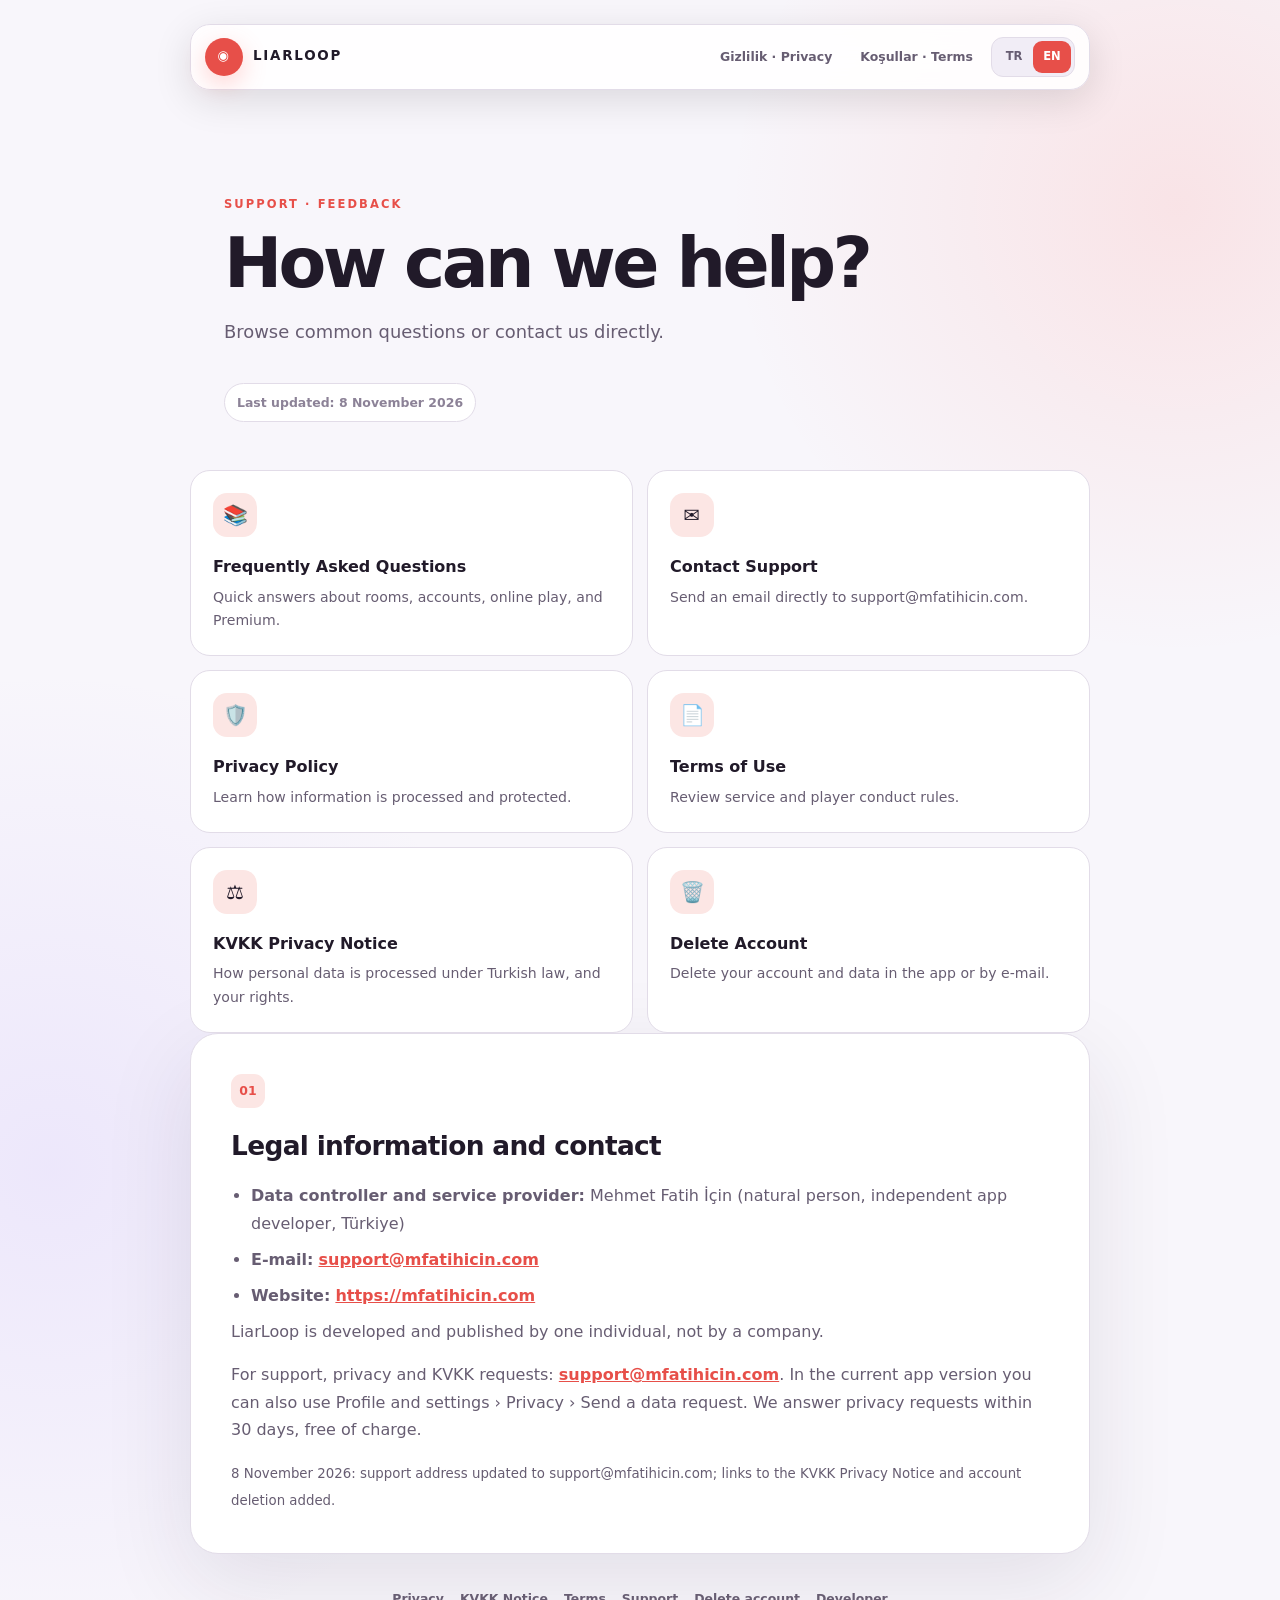
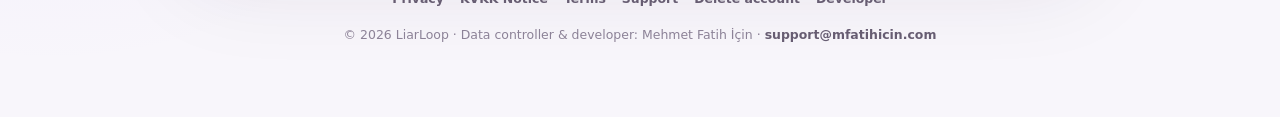
<file: support.html>
<!DOCTYPE html>
<html lang="tr">
  <head>
    <meta charset="utf-8" />
    <meta name="viewport" content="width=device-width, initial-scale=1" />
<link rel="canonical" href="https://mfatihicin.com/sahtekar-privacy/support.html">
    <meta name="theme-color" content="#0C0912" />
    <title>LiarLoop — Destek</title>
    <link rel="stylesheet" href="styles.css" />
    <script src="site.js" defer></script>
  </head>
  <body
    data-language="tr"
    data-title-tr="LiarLoop — Destek"
    data-title-en="LiarLoop — Support"
  >
    <main class="shell">
      <header class="topbar">
        <a class="brand" href="index.html">
          <span class="mark" aria-hidden="true">◉</span>
          LIARLOOP
        </a>
        <div class="top-actions">
          <a class="nav-link" href="index.html">Gizlilik · Privacy</a>
          <a class="nav-link" href="termsofuse.html">Koşullar · Terms</a>
          <div class="language-switcher" aria-label="Language">
            <button class="language-button" data-language-button="tr">
              TR
            </button>
            <button class="language-button" data-language-button="en">
              EN
            </button>
          </div>
        </div>
      </header>

      <div data-language-content="tr">
        <section class="hero">
          <p class="eyebrow">DESTEK · GERİ BİLDİRİM</p>
          <h1>Nasıl yardımcı olabiliriz?</h1>
          <p class="hero-copy">
            Önce sık sorulan sorulara göz atabilir veya doğrudan bize
            yazabilirsin.
          </p>
          <span class="updated">Son güncelleme: 8 Kasım 2026</span>
        </section>
        <section class="link-grid">
          <a class="action-card" href="faq.html">
            <span class="action-icon" aria-hidden="true">📚</span>
            <h3>Sık Sorulan Sorular</h3>
            <p>
              Oda, hesap, çevrimiçi oyun ve Premium hakkında hızlı yanıtlar.
            </p>
          </a>
          <a
            class="action-card"
            href="mailto:support@mfatihicin.com?subject=Sahtekar%20Destek"
          >
            <span class="action-icon" aria-hidden="true">✉️</span>
            <h3>Destek ile İletişim</h3>
            <p>support@mfatihicin.com adresine doğrudan e-posta gönder.</p>
          </a>
          <a class="action-card" href="index.html">
            <span class="action-icon" aria-hidden="true">🛡️</span>
            <h3>Gizlilik Politikası</h3>
            <p>Verilerin nasıl işlendiğini ve korunduğunu öğren.</p>
          </a>
          <a class="action-card" href="termsofuse.html">
            <span class="action-icon" aria-hidden="true">📄</span>
            <h3>Kullanım Koşulları</h3>
            <p>Hizmet ve oyuncu davranış kurallarını incele.</p>
          </a>
          <a class="action-card" href="kvkk.html">
            <span class="action-icon" aria-hidden="true">⚖️</span>
            <h3>KVKK Aydınlatma Metni</h3>
            <p>Kişisel verilerin KVKK kapsamında nasıl işlendiği ve hakların.</p>
          </a>
          <a class="action-card" href="account-deletion.html">
            <span class="action-icon" aria-hidden="true">🗑️</span>
            <h3>Hesap Silme</h3>
            <p>Hesabını ve verilerini uygulamadan veya e-postayla sil.</p>
          </a>
        </section>
        <article class="content-card">
          <section class="section">
            <span class="section-number">01</span>
            <h2>Yasal bilgiler ve iletişim</h2>
<ul>
              <li><strong>Veri sorumlusu ve hizmet sağlayıcı:</strong> Mehmet Fatih İçin (gerçek kişi, bağımsız uygulama geliştiricisi, Türkiye)</li>
              <li><strong>E-posta:</strong> <a href="mailto:support@mfatihicin.com">support@mfatihicin.com</a></li>
              <li><strong>İnternet sitesi:</strong> <a href="https://mfatihicin.com">https://mfatihicin.com</a></li>
            </ul>
            <p>LiarLoop bir şirket tarafından değil, tek bir kişi tarafından geliştirilir ve yayımlanır.</p>
            <p>Destek, gizlilik ve KVKK talepleri için: <a href="mailto:support@mfatihicin.com?subject=LiarLoop%20Destek">support@mfatihicin.com</a>. Uygulamanın güncel sürümünde Profil ve ayarlar › Gizlilik › Veri talebi gönder satırını da kullanabilirsin. KVKK başvurularını en geç 30 gün içinde ücretsiz cevaplarız.</p>
            <p><small>8 Kasım 2026: destek adresi support@mfatihicin.com olarak güncellendi; KVKK Aydınlatma Metni ve hesap silme bağlantıları eklendi.</small></p>
          </section>
        </article>
      </div>

      <div data-language-content="en">
        <section class="hero">
          <p class="eyebrow">SUPPORT · FEEDBACK</p>
          <h1>How can we help?</h1>
          <p class="hero-copy">
            Browse common questions or contact us directly.
          </p>
          <span class="updated">Last updated: 8 November 2026</span>
        </section>
        <section class="link-grid">
          <a class="action-card" href="faq.html">
            <span class="action-icon" aria-hidden="true">📚</span>
            <h3>Frequently Asked Questions</h3>
            <p>
              Quick answers about rooms, accounts, online play, and Premium.
            </p>
          </a>
          <a
            class="action-card"
            href="mailto:support@mfatihicin.com?subject=Sahtekar%20Support"
          >
            <span class="action-icon" aria-hidden="true">✉️</span>
            <h3>Contact Support</h3>
            <p>Send an email directly to support@mfatihicin.com.</p>
          </a>
          <a class="action-card" href="index.html">
            <span class="action-icon" aria-hidden="true">🛡️</span>
            <h3>Privacy Policy</h3>
            <p>Learn how information is processed and protected.</p>
          </a>
          <a class="action-card" href="termsofuse.html">
            <span class="action-icon" aria-hidden="true">📄</span>
            <h3>Terms of Use</h3>
            <p>Review service and player conduct rules.</p>
          </a>
          <a class="action-card" href="kvkk.html">
            <span class="action-icon" aria-hidden="true">⚖️</span>
            <h3>KVKK Privacy Notice</h3>
            <p>How personal data is processed under Turkish law, and your rights.</p>
          </a>
          <a class="action-card" href="account-deletion.html">
            <span class="action-icon" aria-hidden="true">🗑️</span>
            <h3>Delete Account</h3>
            <p>Delete your account and data in the app or by e-mail.</p>
          </a>
        </section>
        <article class="content-card">
          <section class="section">
            <span class="section-number">01</span>
            <h2>Legal information and contact</h2>
<ul>
              <li><strong>Data controller and service provider:</strong> Mehmet Fatih İçin (natural person, independent app developer, Türkiye)</li>
              <li><strong>E-mail:</strong> <a href="mailto:support@mfatihicin.com">support@mfatihicin.com</a></li>
              <li><strong>Website:</strong> <a href="https://mfatihicin.com">https://mfatihicin.com</a></li>
            </ul>
            <p>LiarLoop is developed and published by one individual, not by a company.</p>
            <p>For support, privacy and KVKK requests: <a href="mailto:support@mfatihicin.com?subject=LiarLoop%20Support">support@mfatihicin.com</a>. In the current app version you can also use Profile and settings › Privacy › Send a data request. We answer privacy requests within 30 days, free of charge.</p>
            <p><small>8 November 2026: support address updated to support@mfatihicin.com; links to the KVKK Privacy Notice and account deletion added.</small></p>
          </section>
        </article>
      </div>

      <footer class="footer">
        <div class="footer-links">
          <a href="index.html"><span data-language-content="tr">Gizlilik</span><span data-language-content="en">Privacy</span></a>
          <a href="kvkk.html"><span data-language-content="tr">KVKK Aydınlatma Metni</span><span data-language-content="en">KVKK Notice</span></a>
          <a href="termsofuse.html"><span data-language-content="tr">Kullanım Koşulları</span><span data-language-content="en">Terms</span></a>
          <a href="support.html"><span data-language-content="tr">Destek</span><span data-language-content="en">Support</span></a>
          <a href="account-deletion.html"><span data-language-content="tr">Hesap silme</span><span data-language-content="en">Delete account</span></a>
          <a href="https://mfatihicin.com"><span data-language-content="tr">Geliştirici</span><span data-language-content="en">Developer</span></a>
        </div>
        <p data-language-content="tr">© <span data-year></span> LiarLoop · Veri sorumlusu ve geliştirici: Mehmet Fatih İçin · <a href="mailto:support@mfatihicin.com">support@mfatihicin.com</a></p>
        <p data-language-content="en">© <span data-year></span> LiarLoop · Data controller &amp; developer: Mehmet Fatih İçin · <a href="mailto:support@mfatihicin.com">support@mfatihicin.com</a></p>
      </footer>
    </main>
  </body>
</html>
</file>
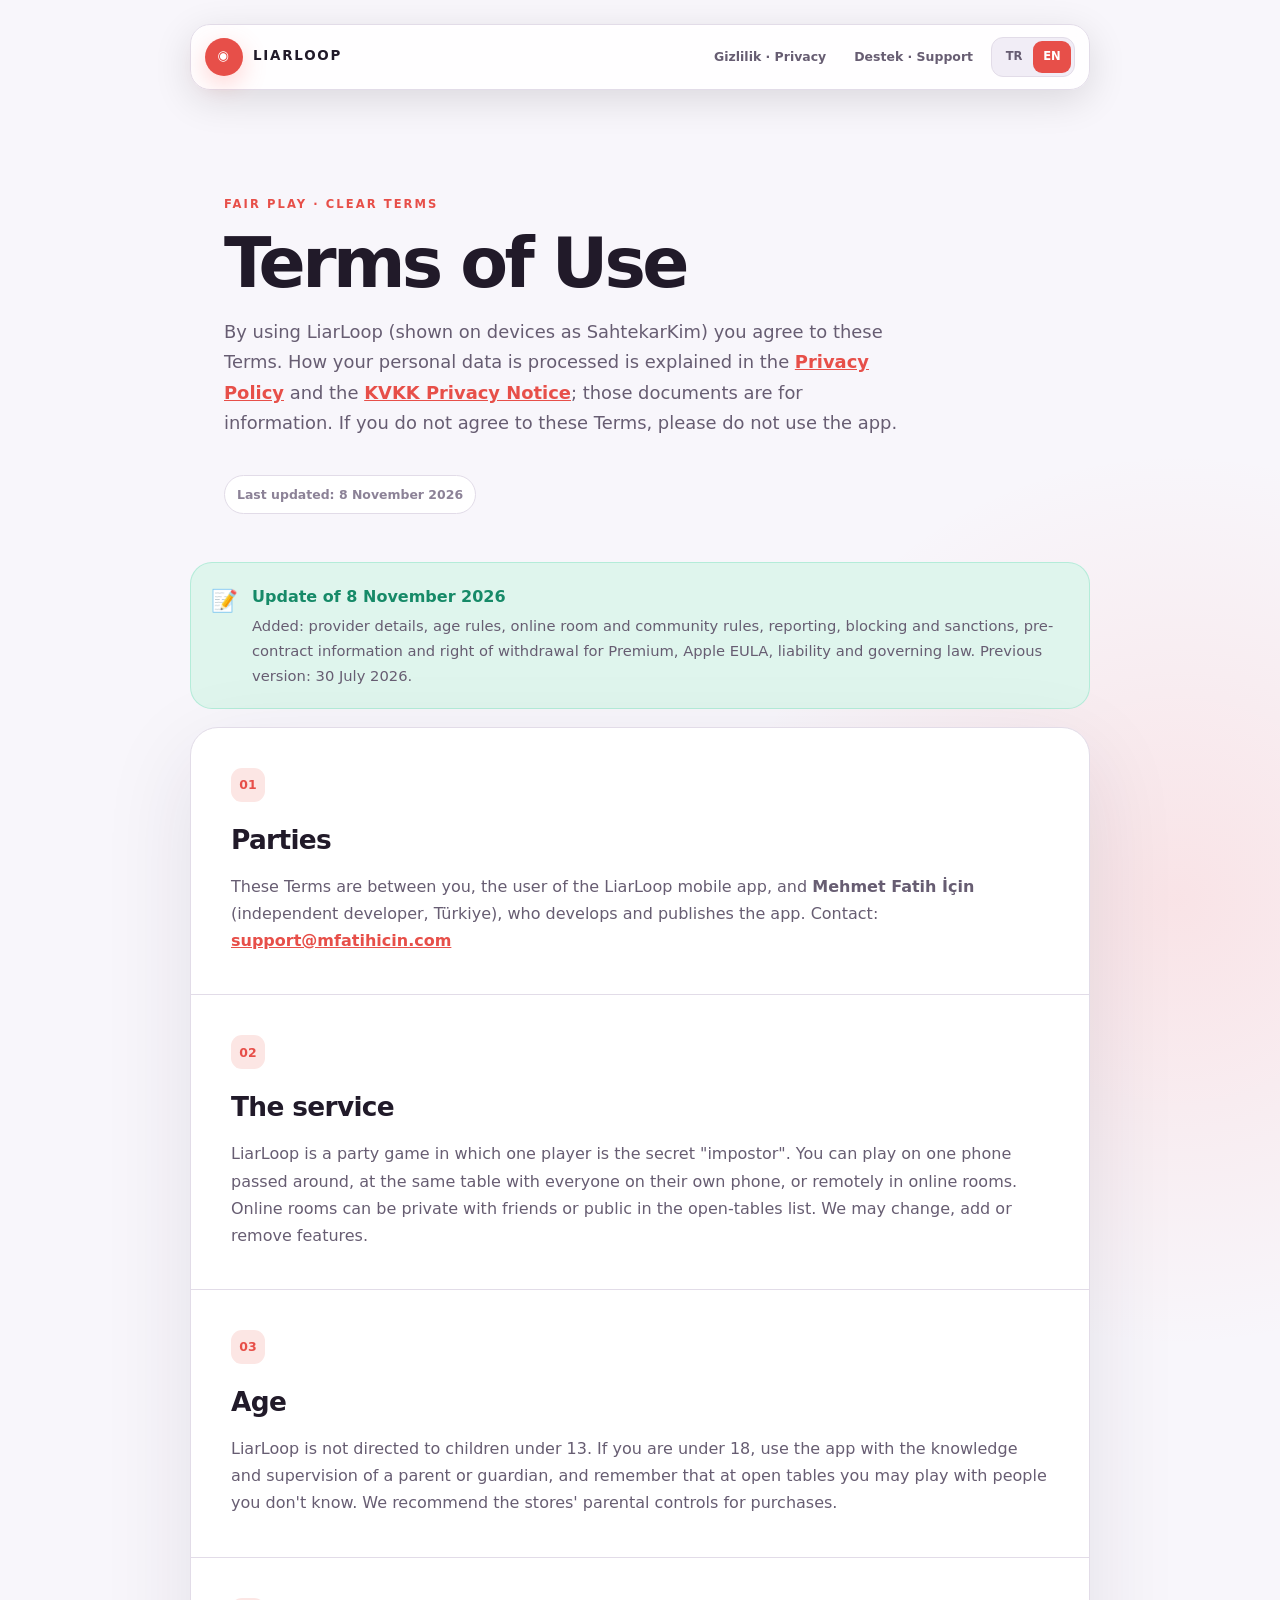
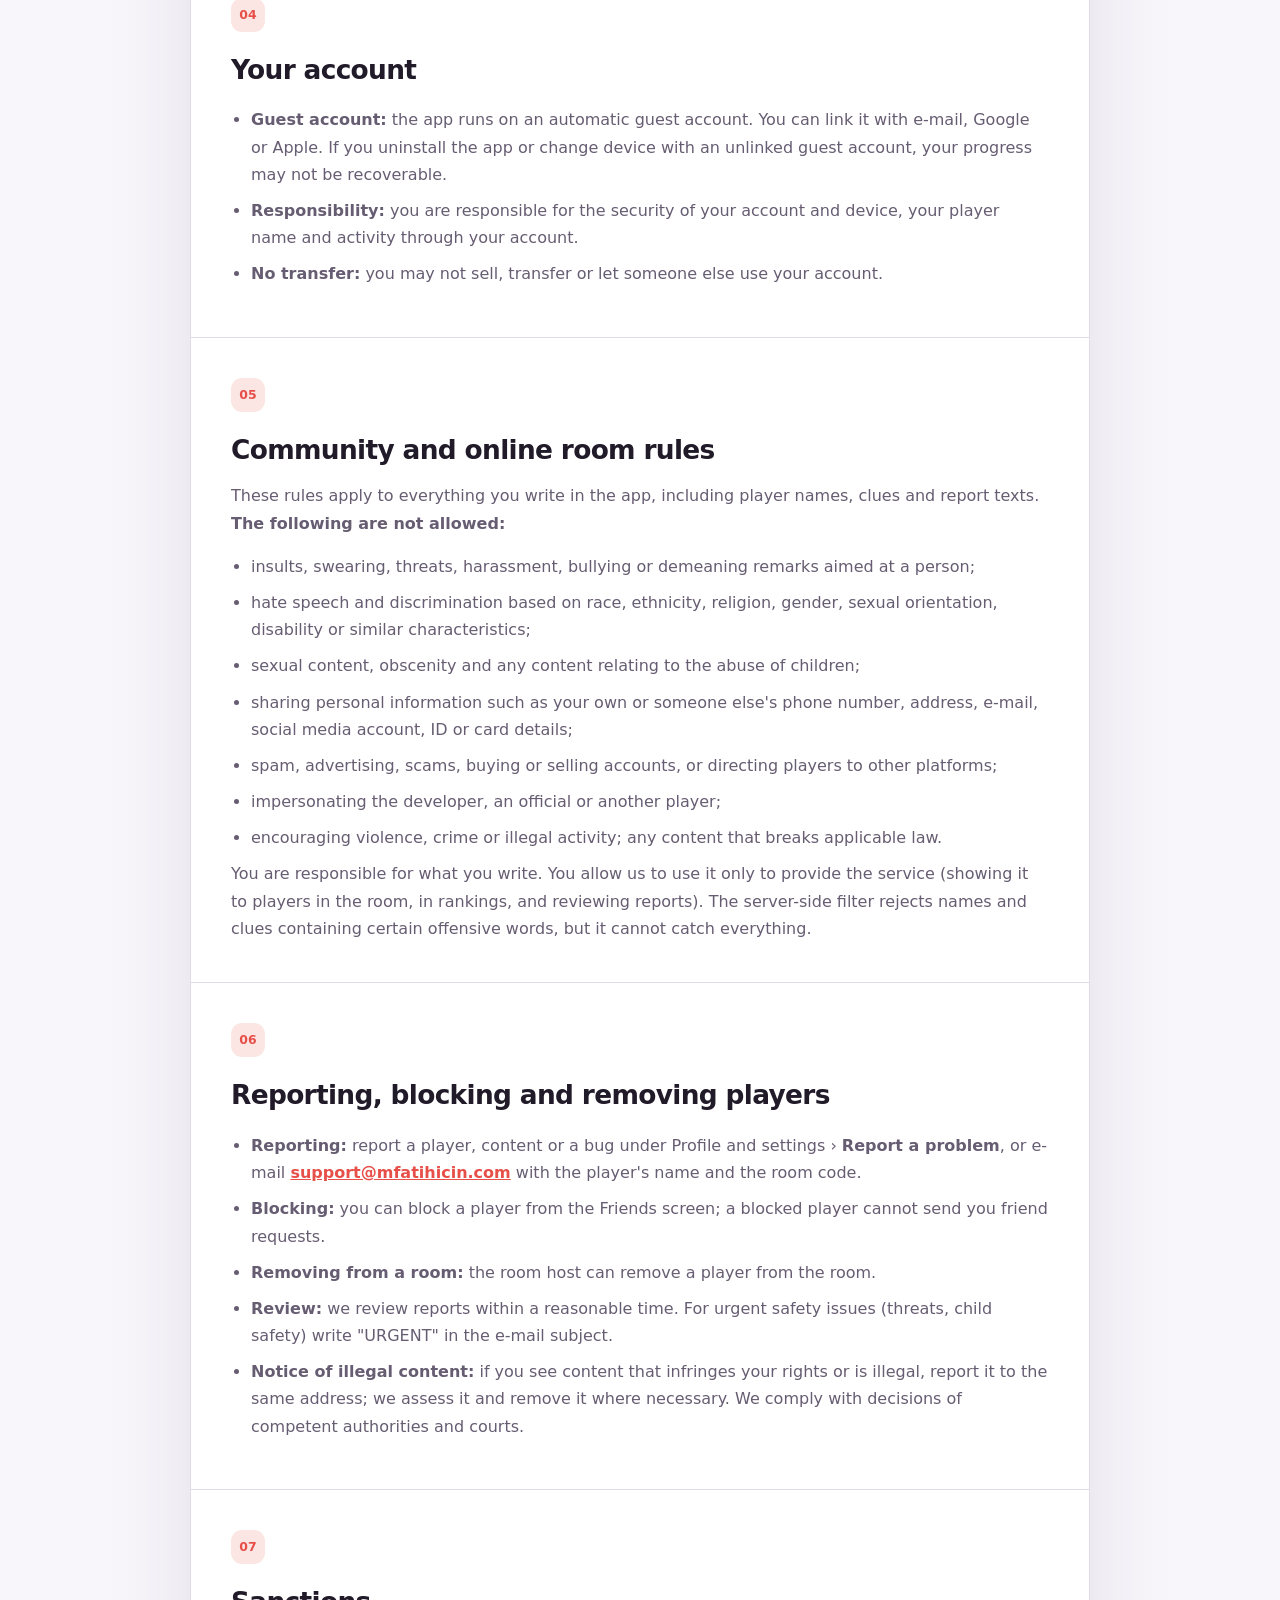
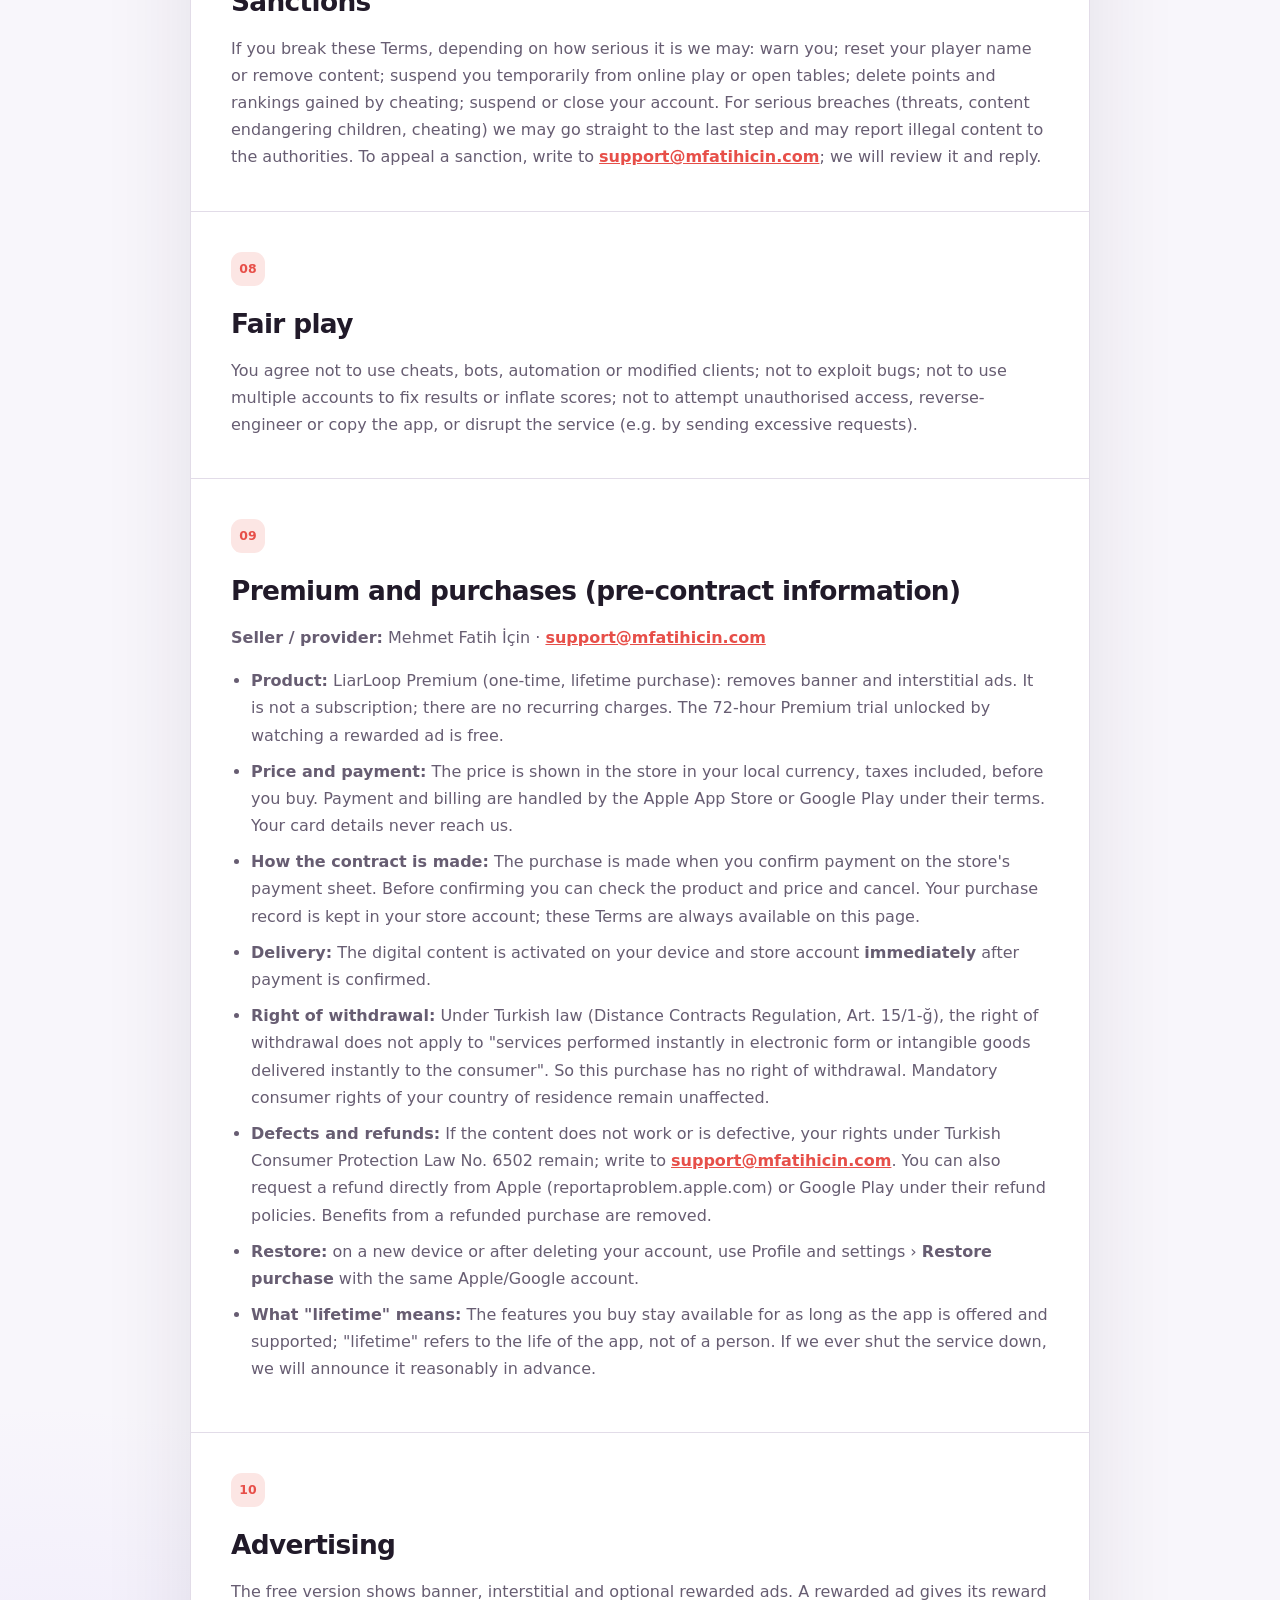
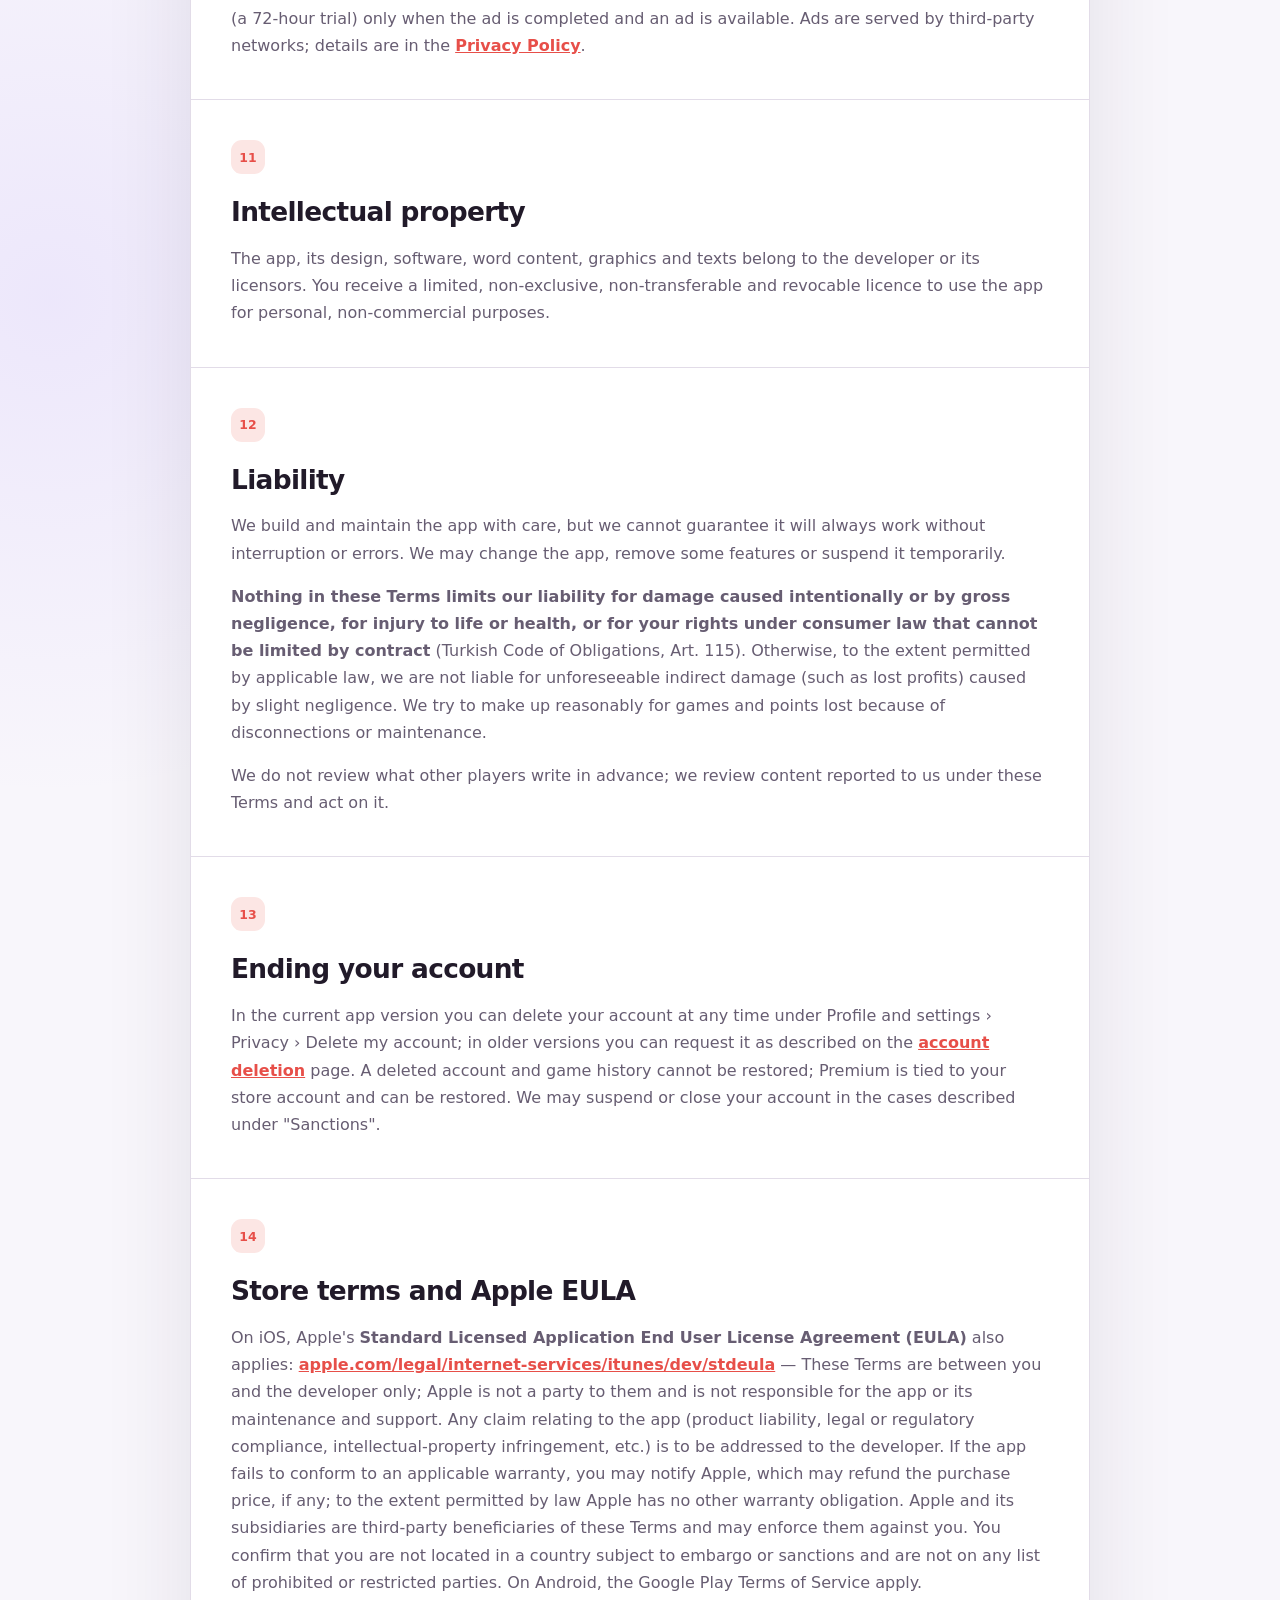
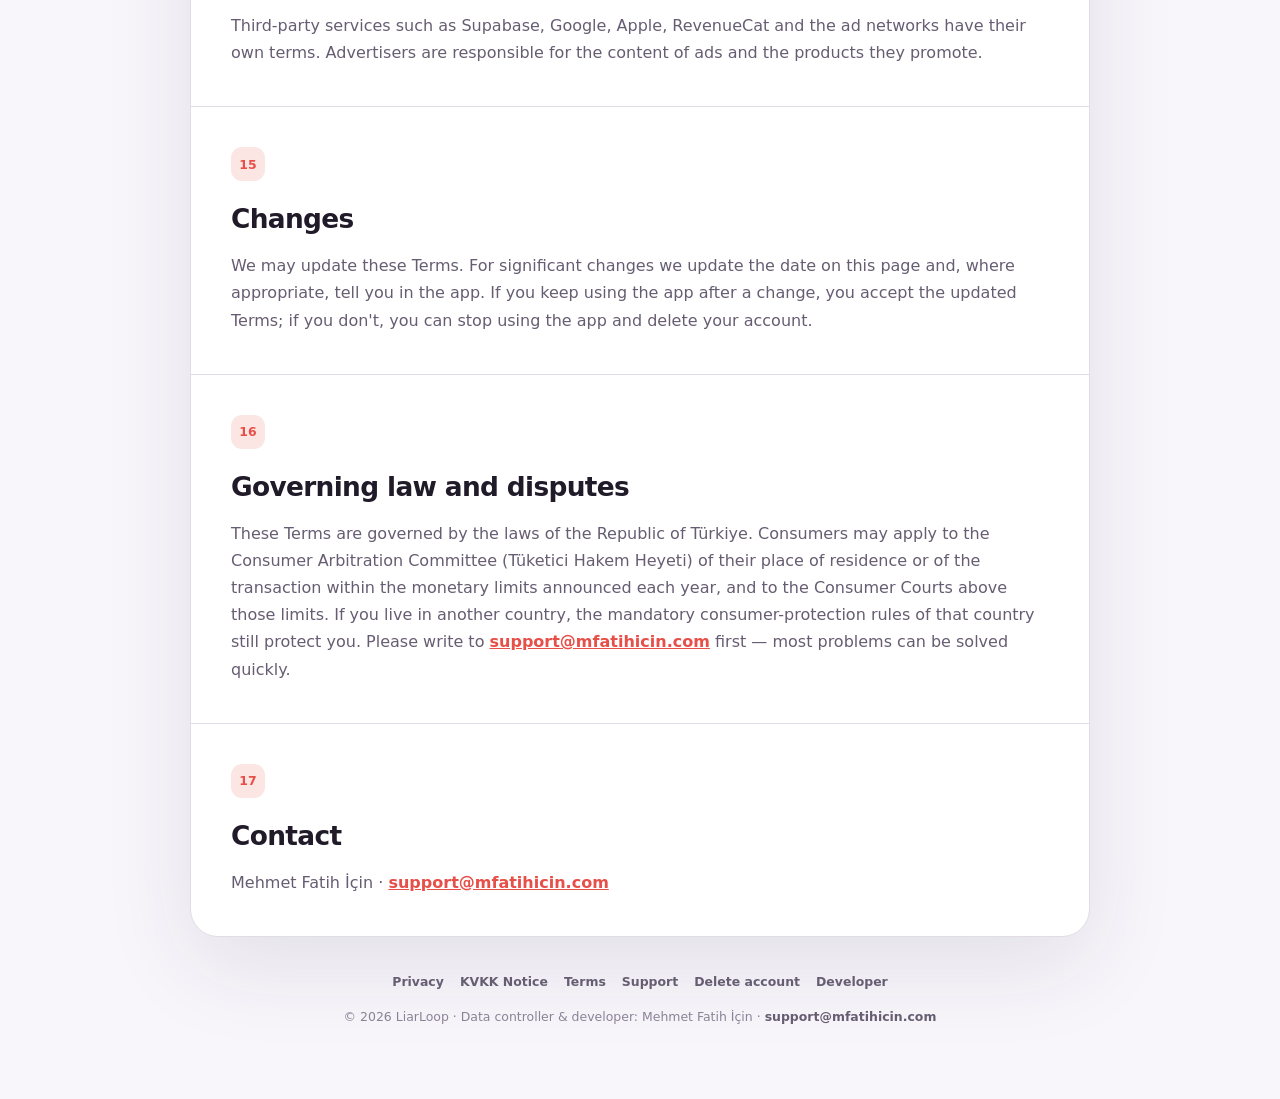
<file: termsofuse.html>
<!DOCTYPE html>
<html lang="tr">
  <head>
    <meta charset="utf-8" />
    <meta name="viewport" content="width=device-width, initial-scale=1" />
<link rel="canonical" href="https://mfatihicin.com/sahtekar-privacy/termsofuse.html">
    <meta
      name="description"
      content="LiarLoop (SahtekarKim) kullanım koşulları / terms of use."
    />
    <meta name="theme-color" content="#0C0912" />
    <title>LiarLoop — Kullanım Koşulları</title>
    <link rel="stylesheet" href="styles.css" />
    <script src="site.js" defer></script>
  </head>
  <body
    data-language="tr"
    data-title-tr="LiarLoop — Kullanım Koşulları"
    data-title-en="LiarLoop — Terms of Use"
  >
    <main class="shell">
      <header class="topbar">
        <a class="brand" href="index.html" aria-label="LiarLoop">
          <span class="mark" aria-hidden="true">◉</span>
          LIARLOOP
        </a>
        <div class="top-actions">
          <a class="nav-link" href="index.html">Gizlilik · Privacy</a>
          <a class="nav-link" href="support.html">Destek · Support</a>
          <div class="language-switcher" aria-label="Language">
            <button class="language-button" data-language-button="tr">
              TR
            </button>
            <button class="language-button" data-language-button="en">
              EN
            </button>
          </div>
        </div>
      </header>

      <div data-language-content="tr">
        <section class="hero">
          <p class="eyebrow">ADİL OYUN · AÇIK KOŞULLAR</p>
          <h1>Kullanım Koşulları</h1>
          <p class="hero-copy">
            LiarLoop'u (cihazdaki adı: SahtekarKim) kullanarak bu Koşulları kabul etmiş olursun. Kişisel verilerinin nasıl işlendiği <a href="index.html">Gizlilik Politikası</a> ve <a href="kvkk.html">KVKK Aydınlatma Metni</a>'nde anlatılır; bu metinler bilgilendirme amaçlıdır. Koşulları kabul etmiyorsan lütfen uygulamayı kullanma.
          </p>
          <span class="updated">Son güncelleme: 8 Kasım 2026</span>
        </section>
        <div class="notice">
          <span class="notice-icon" aria-hidden="true">📝</span>
          <div>
            <strong>8 Kasım 2026 güncellemesi</strong>
            <p>
              Hizmet sağlayıcı bilgileri, yaş kuralları, çevrimiçi oda ve topluluk kuralları, şikâyet, engelleme ve yaptırımlar, Premium için ön bilgilendirme ve cayma hakkı, Apple EULA, sorumluluk ve uygulanacak hukuk eklendi. Önceki sürüm: 30 Temmuz 2026.
            </p>
          </div>
        </div>
        <article class="content-card">
          <section class="section">
            <span class="section-number">01</span>
            <h2>Taraflar</h2>
<p>Bu Koşullar, LiarLoop mobil uygulamasını kullanan sen ile uygulamayı geliştiren ve yayımlayan <strong>Mehmet Fatih İçin</strong> (bireysel geliştirici, Türkiye) arasındadır. İletişim: <a href="mailto:support@mfatihicin.com">support@mfatihicin.com</a></p>
          </section>
          <section class="section">
            <span class="section-number">02</span>
            <h2>Hizmet</h2>
<p>LiarLoop, oyunculardan birinin gizli "sahtekar" olduğu bir parti oyunudur. Tek telefonda sırayla, aynı masada herkes kendi telefonuyla ya da çevrimiçi odalarda uzaktan oynanabilir. Çevrimiçi odalar arkadaşlarınla özel olabilir veya açık masalar listesinde herkese açık olabilir. Özellikleri değiştirebilir, ekleyebilir veya kaldırabiliriz.</p>
          </section>
          <section class="section">
            <span class="section-number">03</span>
            <h2>Yaş</h2>
<p>LiarLoop 13 yaşından küçük çocuklara yönelik değildir. 18 yaşından küçüksen uygulamayı veli veya vasinin bilgisi ve gözetimiyle kullanmalısın; açık masalarda tanımadığın kişilerle oynayabileceğini unutma. Satın almalar için mağazanın ebeveyn denetimlerini kullanmanı öneririz.</p>
          </section>
          <section class="section">
            <span class="section-number">04</span>
            <h2>Hesabın</h2>
<ul>
              <li><strong>Misafir hesap:</strong> Uygulama otomatik bir misafir hesapla çalışır. İstersen hesabını e-posta, Google veya Apple ile bağlayabilirsin. Bağlanmamış bir misafir hesapta uygulamayı silersen veya cihaz değiştirirsen ilerlemen kurtarılamayabilir.</li>
              <li><strong>Sorumluluk:</strong> Hesabının ve cihazının güvenliğinden, oyuncu adından ve hesabınla yapılan işlemlerden sen sorumlusun.</li>
              <li><strong>Devir yasağı:</strong> Hesabını satamaz, devredemez veya başkasına kullandıramazsın.</li>
            </ul>
          </section>
          <section class="section" id="kurallar">
            <span class="section-number">05</span>
            <h2>Topluluk ve çevrimiçi oda kuralları</h2>
<p>Bu kurallar oyuncu adı, ipuçları ve şikâyet metinleri dahil uygulamaya yazdığın her şey için geçerlidir. <strong>Şunlar yasaktır:</strong></p>
            <ul>
              <li>hakaret, küfür, tehdit, taciz, zorbalık veya bir kişiyi hedef alan aşağılayıcı ifadeler;</li>
              <li>ırk, etnik köken, din, cinsiyet, cinsel yönelim, engellilik gibi özelliklere dayalı nefret söylemi ve ayrımcılık;</li>
              <li>cinsel içerik, müstehcenlik ve çocukların istismarına ilişkin her türlü içerik;</li>
              <li>kendinin veya başkasının telefon numarası, adresi, e-postası, sosyal medya hesabı, kimlik veya kart bilgisi gibi kişisel bilgileri paylaşmak;</li>
              <li>spam, reklam, dolandırıcılık, hesap alım satımı veya oyuncuları başka platformlara yönlendirmek;</li>
              <li>geliştiriciyi, bir yetkiliyi veya başka bir oyuncuyu taklit etmek;</li>
              <li>şiddeti, suçu veya yasa dışı faaliyeti teşvik etmek; yürürlükteki hukuka aykırı her türlü içerik.</li>
            </ul>
            <p>Yazdığın içeriğin sorumluluğu sana aittir. Bu içeriği yalnızca hizmeti sunmak amacıyla (odadaki oyunculara göstermek, sıralamada göstermek ve şikâyetleri incelemek) kullanmamıza izin verirsin. Sunucudaki filtre belirli uygunsuz kelimeleri içeren adları ve ipuçlarını reddeder, ama her şeyi yakalayamaz.</p>
          </section>
          <section class="section">
            <span class="section-number">06</span>
            <h2>Şikâyet, engelleme ve odadan çıkarma</h2>
<ul>
              <li><strong>Şikâyet:</strong> Bir oyuncuyu, içeriği veya hatayı Profil ve ayarlar › <strong>Sorun bildir</strong> ile bildirebilirsin. Ayrıca <a href="mailto:support@mfatihicin.com?subject=LiarLoop%20sikayet">support@mfatihicin.com</a> adresine oyuncunun adını ve oda kodunu yazarak da bildirebilirsin.</li>
              <li><strong>Engelleme:</strong> Arkadaşlar ekranından bir oyuncuyu engelleyebilirsin; engellediğin oyuncu sana arkadaşlık isteği gönderemez.</li>
              <li><strong>Odadan çıkarma:</strong> Oda sahibi, istemediği bir oyuncuyu odadan çıkarabilir.</li>
              <li><strong>İnceleme:</strong> Şikâyetleri makul süre içinde inceleriz. Acil güvenlik durumlarında (tehdit, çocuk güvenliği) konu satırına "ACİL" yazarak e-posta gönder.</li>
              <li><strong>Hukuka aykırı içerik bildirimi:</strong> Hakkını ihlal eden veya hukuka aykırı bir içerik görürsen aynı adrese bildirebilirsin; değerlendirir, gerekirse kaldırırız. Yetkili makam ve mahkeme kararlarına uyarız.</li>
            </ul>
          </section>
          <section class="section">
            <span class="section-number">07</span>
            <h2>Yaptırımlar</h2>
<p>Bu Koşulları ihlal edersen, ihlalin ağırlığına göre şu önlemleri alabiliriz: uyarı; oyuncu adının sıfırlanması veya içeriğin kaldırılması; çevrimiçi oyundan veya açık masalardan geçici uzaklaştırma; hileyle elde edilen puan ve sıralamanın silinmesi; hesabın askıya alınması veya kapatılması. Ağır ihlallerde (tehdit, çocuk güvenliğini tehlikeye atan içerik, hile) doğrudan son basamağa geçebiliriz ve hukuka aykırı içerikleri yetkili makamlara bildirebiliriz. Bir yaptırıma itiraz etmek istersen <a href="mailto:support@mfatihicin.com">support@mfatihicin.com</a> adresine yaz; itirazını inceleyip cevap veririz.</p>
          </section>
          <section class="section">
            <span class="section-number">08</span>
            <h2>Adil oyun</h2>
<p>Hile, bot, otomasyon veya değiştirilmiş istemci kullanmamayı; hataları istismar etmemeyi; sonuç ayarlamak veya puan şişirmek için birden fazla hesap kullanmamayı; yetkisiz erişim denemesinde bulunmamayı, uygulamayı tersine mühendislikle çözmemeyi, kopyalamamayı veya hizmeti aksatmamayı (ör. aşırı istek göndermek) kabul edersin.</p>
          </section>
          <section class="section">
            <span class="section-number">09</span>
            <h2>Premium ve satın almalar (ön bilgilendirme)</h2>
<p><strong>Satıcı / sağlayıcı:</strong> Mehmet Fatih İçin · <a href="mailto:support@mfatihicin.com">support@mfatihicin.com</a></p>
            <ul>
              <li><strong>Ürün:</strong> LiarLoop Premium (tek seferlik, ömür boyu satın alma): banner ve geçiş reklamlarını kaldırır. Abonelik değildir; tekrarlayan ücret alınmaz. Ödüllü reklam izleyerek açılan 72 saatlik Premium denemesi ücretsizdir.</li>
              <li><strong>Fiyat ve ödeme:</strong> Fiyat, satın almadan önce mağazada yerel para biriminle ve vergiler dahil gösterilir. Ödeme ve faturalama Apple App Store veya Google Play tarafından, onların koşullarına göre yapılır. Kart bilgilerin bize ulaşmaz.</li>
              <li><strong>Sözleşmenin kurulması:</strong> Satın alma, mağazanın ödeme ekranında ödemeyi onayladığında kurulur. Onaydan önce ürünü ve fiyatı mağaza ekranında kontrol edebilir, vazgeçebilirsin. Satın alma kaydın mağaza hesabında saklanır; bu Koşullar bu sayfada her zaman erişilebilir.</li>
              <li><strong>Teslim:</strong> Dijital içerik, ödeme onaylanınca <strong>anında</strong> cihazına ve mağaza hesabına tanımlanır.</li>
              <li><strong>Cayma hakkı:</strong> Türk hukuku kapsamında, Mesafeli Sözleşmeler Yönetmeliği m.15/1-(ğ) uyarınca "elektronik ortamda anında ifa edilen hizmetler veya tüketiciye anında teslim edilen gayrimaddi mallara ilişkin sözleşmeler"de cayma hakkı kullanılamaz. Bu nedenle bu satın almada cayma hakkın yoktur.</li>
              <li><strong>Ayıplı ifa ve iade:</strong> Satın aldığın içerik çalışmazsa veya ayıplıysa 6502 sayılı Tüketicinin Korunması Hakkında Kanun'dan doğan hakların saklıdır; bize <a href="mailto:support@mfatihicin.com">support@mfatihicin.com</a> adresinden yaz. İade talebini ayrıca doğrudan Apple (reportaproblem.apple.com) veya Google Play üzerinden, onların iade politikalarına göre de yapabilirsin. İade edilen satın almanın sağladığı haklar kaldırılır.</li>
              <li><strong>Geri yükleme:</strong> Yeni cihazda veya hesabını sildikten sonra Profil ve ayarlar › <strong>Satın alımı geri yükle</strong> ile, aynı Apple/Google hesabıyla.</li>
              <li><strong>"Ömür boyu"nun anlamı:</strong> Satın aldığın özellikler, uygulama yayında ve desteklendiği sürece geçerlidir; "ömür boyu" uygulamanın ömrünü anlatır, kişinin ömrünü değil. Hizmeti tamamen sonlandırırsak bunu makul süre önce duyururuz.</li>
            </ul>
          </section>
          <section class="section">
            <span class="section-number">10</span>
            <h2>Reklamlar</h2>
<p>Ücretsiz sürümde banner, geçiş ve isteğe bağlı ödüllü reklamlar gösterilir. Ödüllü reklam yalnızca reklam tamamlandığında ve reklam bulunabildiğinde ödül (72 saatlik deneme) verir. Reklamlar üçüncü taraf ağlarca sunulur; ayrıntılar <a href="index.html">Gizlilik Politikası</a>'ndadır.</p>
          </section>
          <section class="section">
            <span class="section-number">11</span>
            <h2>Fikri mülkiyet</h2>
<p>Uygulama, tasarımı, yazılımı, kelime içerikleri, grafikleri ve metinleri geliştiriciye veya lisans verenlerine aittir. Sana uygulamayı kişisel ve ticari olmayan amaçla kullanman için sınırlı, münhasır olmayan, devredilemez ve geri alınabilir bir lisans verilir.</p>
          </section>
          <section class="section">
            <span class="section-number">12</span>
            <h2>Sorumluluk</h2>
<p>Uygulamayı özenle geliştiriyor ve sürdürüyoruz; ancak her zaman kesintisiz ve hatasız çalışacağını garanti edemeyiz. Uygulamayı bildirimde bulunarak değiştirebilir, bazı özellikleri kaldırabilir veya geçici olarak durdurabiliriz.</p>
            <p><strong>Kast veya ağır ihmalimizden doğan zararlar, hayat ve sağlığa verilen zararlar ile tüketici mevzuatından doğan ve sözleşmeyle sınırlanamayan hakların için sorumluluğumuz hiçbir şekilde sınırlanmaz</strong> (Türk Borçlar Kanunu m.115). Bunların dışında, yürürlükteki hukukun izin verdiği ölçüde, hafif ihmalle sebep olunan ve öngörülemeyen dolaylı zararlardan (ör. kâr kaybı) sorumlu değiliz. Bağlantı kopması veya bakım nedeniyle yarıda kalan oyunları ve buna bağlı puanları makul ölçüde telafi etmeye çalışırız.</p>
            <p>Diğer oyuncuların yazdıklarını önceden denetlemeyiz; bize bildirilen içerikleri bu Koşullara göre inceler ve gereğini yaparız.</p>
          </section>
          <section class="section">
            <span class="section-number">13</span>
            <h2>Hesabın sona ermesi</h2>
<p>Hesabını uygulamanın güncel sürümünde Profil ve ayarlar › Gizlilik › Hesabımı sil ile istediğin an silebilirsin; eski sürümlerde <a href="account-deletion.html">Hesap silme</a> sayfasındaki yolla talep edebilirsin. Silinen hesap ve oyun geçmişi geri getirilemez; Premium mağaza hesabına bağlıdır ve geri yüklenebilir. Biz de "Yaptırımlar" bölümündeki durumlarda hesabını askıya alabilir veya kapatabiliriz.</p>
          </section>
          <section class="section">
            <span class="section-number">14</span>
            <h2>Mağaza koşulları ve Apple EULA</h2>
<p>iOS'ta bu Koşullara ek olarak Apple'ın <strong>Standart Lisanslı Uygulama Son Kullanıcı Lisans Sözleşmesi (EULA)</strong> geçerlidir: <a href="https://www.apple.com/legal/internet-services/itunes/dev/stdeula/" target="_blank" rel="noreferrer">apple.com/legal/internet-services/itunes/dev/stdeula</a> — Bu Koşullar yalnızca seninle geliştirici arasındadır; Apple bu Koşulların tarafı değildir ve uygulamadan, uygulamanın bakım ve desteğinden sorumlu değildir. Uygulamayla ilgili bir talep (ürün sorumluluğu, mevzuata uygunluk, fikri mülkiyet ihlali iddiası vb.) olursa muhatabı geliştiricidir. Uygulama, yürürlükteki garanti kapsamına uymazsa Apple'a bildirebilirsin; Apple, varsa satın alma bedelini iade edebilir ve hukukun izin verdiği ölçüde başka bir garanti yükümlülüğü yoktur. Apple ve bağlı şirketleri bu Koşulların üçüncü taraf lehtarıdır ve bu Koşulları sana karşı uygulayabilir. Uygulamayı kullanırken yaptırım veya ambargo uygulanan bir ülkede bulunmadığını ve yasaklı kişi listelerinde yer almadığını beyan edersin. Android'de Google Play Hizmet Şartları geçerlidir.</p>
            <p>Supabase, Google, Apple, RevenueCat ve reklam ağları gibi üçüncü taraf hizmetler kendi koşullarına tabidir. Reklamların içeriğinden ve reklamı yapılan ürünlerden reklam veren sorumludur.</p>
          </section>
          <section class="section">
            <span class="section-number">15</span>
            <h2>Değişiklikler</h2>
<p>Bu Koşulları güncelleyebiliriz. Önemli değişikliklerde bu sayfadaki tarihi değiştirir ve gerekirse uygulama içinde bildiririz. Değişiklikten sonra uygulamayı kullanmaya devam etmen, güncel Koşulları kabul ettiğin anlamına gelir; kabul etmiyorsan uygulamayı kullanmayı bırakabilir ve hesabını silebilirsin.</p>
          </section>
          <section class="section">
            <span class="section-number">16</span>
            <h2>Uygulanacak hukuk ve uyuşmazlıklar</h2>
<p>Bu Koşullar Türkiye Cumhuriyeti hukukuna tabidir. Tüketiciler, uyuşmazlıklarda her yıl ilan edilen parasal sınırlar içinde yerleşim yerindeki veya işlemin yapıldığı yerdeki Tüketici Hakem Heyeti'ne, bu sınırları aşan durumlarda Tüketici Mahkemesi'ne başvurabilir. Başka bir ülkede yaşayan tüketicilerin, o ülkenin zorunlu tüketici koruma hükümlerinden doğan hakları saklıdır. Önce <a href="mailto:support@mfatihicin.com">support@mfatihicin.com</a> adresine yazmanı rica ederiz; sorunları çoğunlukla hızlıca çözebiliriz.</p>
          </section>
          <section class="section">
            <span class="section-number">17</span>
            <h2>İletişim</h2>
<p>Mehmet Fatih İçin · <a href="mailto:support@mfatihicin.com?subject=LiarLoop%20Kosullar">support@mfatihicin.com</a></p>
          </section>
        </article>
      </div>

      <div data-language-content="en">
        <section class="hero">
          <p class="eyebrow">FAIR PLAY · CLEAR TERMS</p>
          <h1>Terms of Use</h1>
          <p class="hero-copy">
            By using LiarLoop (shown on devices as SahtekarKim) you agree to these Terms. How your personal data is processed is explained in the <a href="index.html">Privacy Policy</a> and the <a href="kvkk.html">KVKK Privacy Notice</a>; those documents are for information. If you do not agree to these Terms, please do not use the app.
          </p>
          <span class="updated">Last updated: 8 November 2026</span>
        </section>
        <div class="notice">
          <span class="notice-icon" aria-hidden="true">📝</span>
          <div>
            <strong>Update of 8 November 2026</strong>
            <p>
              Added: provider details, age rules, online room and community rules, reporting, blocking and sanctions, pre-contract information and right of withdrawal for Premium, Apple EULA, liability and governing law. Previous version: 30 July 2026.
            </p>
          </div>
        </div>
        <article class="content-card">
          <section class="section">
            <span class="section-number">01</span>
            <h2>Parties</h2>
<p>These Terms are between you, the user of the LiarLoop mobile app, and <strong>Mehmet Fatih İçin</strong> (independent developer, Türkiye), who develops and publishes the app. Contact: <a href="mailto:support@mfatihicin.com">support@mfatihicin.com</a></p>
          </section>
          <section class="section">
            <span class="section-number">02</span>
            <h2>The service</h2>
<p>LiarLoop is a party game in which one player is the secret "impostor". You can play on one phone passed around, at the same table with everyone on their own phone, or remotely in online rooms. Online rooms can be private with friends or public in the open-tables list. We may change, add or remove features.</p>
          </section>
          <section class="section">
            <span class="section-number">03</span>
            <h2>Age</h2>
<p>LiarLoop is not directed to children under 13. If you are under 18, use the app with the knowledge and supervision of a parent or guardian, and remember that at open tables you may play with people you don't know. We recommend the stores' parental controls for purchases.</p>
          </section>
          <section class="section">
            <span class="section-number">04</span>
            <h2>Your account</h2>
<ul>
              <li><strong>Guest account:</strong> the app runs on an automatic guest account. You can link it with e-mail, Google or Apple. If you uninstall the app or change device with an unlinked guest account, your progress may not be recoverable.</li>
              <li><strong>Responsibility:</strong> you are responsible for the security of your account and device, your player name and activity through your account.</li>
              <li><strong>No transfer:</strong> you may not sell, transfer or let someone else use your account.</li>
            </ul>
          </section>
          <section class="section" id="rules">
            <span class="section-number">05</span>
            <h2>Community and online room rules</h2>
<p>These rules apply to everything you write in the app, including player names, clues and report texts. <strong>The following are not allowed:</strong></p>
            <ul>
              <li>insults, swearing, threats, harassment, bullying or demeaning remarks aimed at a person;</li>
              <li>hate speech and discrimination based on race, ethnicity, religion, gender, sexual orientation, disability or similar characteristics;</li>
              <li>sexual content, obscenity and any content relating to the abuse of children;</li>
              <li>sharing personal information such as your own or someone else's phone number, address, e-mail, social media account, ID or card details;</li>
              <li>spam, advertising, scams, buying or selling accounts, or directing players to other platforms;</li>
              <li>impersonating the developer, an official or another player;</li>
              <li>encouraging violence, crime or illegal activity; any content that breaks applicable law.</li>
            </ul>
            <p>You are responsible for what you write. You allow us to use it only to provide the service (showing it to players in the room, in rankings, and reviewing reports). The server-side filter rejects names and clues containing certain offensive words, but it cannot catch everything.</p>
          </section>
          <section class="section">
            <span class="section-number">06</span>
            <h2>Reporting, blocking and removing players</h2>
<ul>
              <li><strong>Reporting:</strong> report a player, content or a bug under Profile and settings › <strong>Report a problem</strong>, or e-mail <a href="mailto:support@mfatihicin.com?subject=LiarLoop%20report">support@mfatihicin.com</a> with the player's name and the room code.</li>
              <li><strong>Blocking:</strong> you can block a player from the Friends screen; a blocked player cannot send you friend requests.</li>
              <li><strong>Removing from a room:</strong> the room host can remove a player from the room.</li>
              <li><strong>Review:</strong> we review reports within a reasonable time. For urgent safety issues (threats, child safety) write "URGENT" in the e-mail subject.</li>
              <li><strong>Notice of illegal content:</strong> if you see content that infringes your rights or is illegal, report it to the same address; we assess it and remove it where necessary. We comply with decisions of competent authorities and courts.</li>
            </ul>
          </section>
          <section class="section">
            <span class="section-number">07</span>
            <h2>Sanctions</h2>
<p>If you break these Terms, depending on how serious it is we may: warn you; reset your player name or remove content; suspend you temporarily from online play or open tables; delete points and rankings gained by cheating; suspend or close your account. For serious breaches (threats, content endangering children, cheating) we may go straight to the last step and may report illegal content to the authorities. To appeal a sanction, write to <a href="mailto:support@mfatihicin.com">support@mfatihicin.com</a>; we will review it and reply.</p>
          </section>
          <section class="section">
            <span class="section-number">08</span>
            <h2>Fair play</h2>
<p>You agree not to use cheats, bots, automation or modified clients; not to exploit bugs; not to use multiple accounts to fix results or inflate scores; not to attempt unauthorised access, reverse-engineer or copy the app, or disrupt the service (e.g. by sending excessive requests).</p>
          </section>
          <section class="section">
            <span class="section-number">09</span>
            <h2>Premium and purchases (pre-contract information)</h2>
<p><strong>Seller / provider:</strong> Mehmet Fatih İçin · <a href="mailto:support@mfatihicin.com">support@mfatihicin.com</a></p>
            <ul>
              <li><strong>Product:</strong> LiarLoop Premium (one-time, lifetime purchase): removes banner and interstitial ads. It is not a subscription; there are no recurring charges. The 72-hour Premium trial unlocked by watching a rewarded ad is free.</li>
              <li><strong>Price and payment:</strong> The price is shown in the store in your local currency, taxes included, before you buy. Payment and billing are handled by the Apple App Store or Google Play under their terms. Your card details never reach us.</li>
              <li><strong>How the contract is made:</strong> The purchase is made when you confirm payment on the store's payment sheet. Before confirming you can check the product and price and cancel. Your purchase record is kept in your store account; these Terms are always available on this page.</li>
              <li><strong>Delivery:</strong> The digital content is activated on your device and store account <strong>immediately</strong> after payment is confirmed.</li>
              <li><strong>Right of withdrawal:</strong> Under Turkish law (Distance Contracts Regulation, Art. 15/1-ğ), the right of withdrawal does not apply to "services performed instantly in electronic form or intangible goods delivered instantly to the consumer". So this purchase has no right of withdrawal. Mandatory consumer rights of your country of residence remain unaffected.</li>
              <li><strong>Defects and refunds:</strong> If the content does not work or is defective, your rights under Turkish Consumer Protection Law No. 6502 remain; write to <a href="mailto:support@mfatihicin.com">support@mfatihicin.com</a>. You can also request a refund directly from Apple (reportaproblem.apple.com) or Google Play under their refund policies. Benefits from a refunded purchase are removed.</li>
              <li><strong>Restore:</strong> on a new device or after deleting your account, use Profile and settings › <strong>Restore purchase</strong> with the same Apple/Google account.</li>
              <li><strong>What "lifetime" means:</strong> The features you buy stay available for as long as the app is offered and supported; "lifetime" refers to the life of the app, not of a person. If we ever shut the service down, we will announce it reasonably in advance.</li>
            </ul>
          </section>
          <section class="section">
            <span class="section-number">10</span>
            <h2>Advertising</h2>
<p>The free version shows banner, interstitial and optional rewarded ads. A rewarded ad gives its reward (a 72-hour trial) only when the ad is completed and an ad is available. Ads are served by third-party networks; details are in the <a href="index.html">Privacy Policy</a>.</p>
          </section>
          <section class="section">
            <span class="section-number">11</span>
            <h2>Intellectual property</h2>
<p>The app, its design, software, word content, graphics and texts belong to the developer or its licensors. You receive a limited, non-exclusive, non-transferable and revocable licence to use the app for personal, non-commercial purposes.</p>
          </section>
          <section class="section">
            <span class="section-number">12</span>
            <h2>Liability</h2>
<p>We build and maintain the app with care, but we cannot guarantee it will always work without interruption or errors. We may change the app, remove some features or suspend it temporarily.</p>
            <p><strong>Nothing in these Terms limits our liability for damage caused intentionally or by gross negligence, for injury to life or health, or for your rights under consumer law that cannot be limited by contract</strong> (Turkish Code of Obligations, Art. 115). Otherwise, to the extent permitted by applicable law, we are not liable for unforeseeable indirect damage (such as lost profits) caused by slight negligence. We try to make up reasonably for games and points lost because of disconnections or maintenance.</p>
            <p>We do not review what other players write in advance; we review content reported to us under these Terms and act on it.</p>
          </section>
          <section class="section">
            <span class="section-number">13</span>
            <h2>Ending your account</h2>
<p>In the current app version you can delete your account at any time under Profile and settings › Privacy › Delete my account; in older versions you can request it as described on the <a href="account-deletion.html">account deletion</a> page. A deleted account and game history cannot be restored; Premium is tied to your store account and can be restored. We may suspend or close your account in the cases described under "Sanctions".</p>
          </section>
          <section class="section">
            <span class="section-number">14</span>
            <h2>Store terms and Apple EULA</h2>
<p>On iOS, Apple's <strong>Standard Licensed Application End User License Agreement (EULA)</strong> also applies: <a href="https://www.apple.com/legal/internet-services/itunes/dev/stdeula/" target="_blank" rel="noreferrer">apple.com/legal/internet-services/itunes/dev/stdeula</a> — These Terms are between you and the developer only; Apple is not a party to them and is not responsible for the app or its maintenance and support. Any claim relating to the app (product liability, legal or regulatory compliance, intellectual-property infringement, etc.) is to be addressed to the developer. If the app fails to conform to an applicable warranty, you may notify Apple, which may refund the purchase price, if any; to the extent permitted by law Apple has no other warranty obligation. Apple and its subsidiaries are third-party beneficiaries of these Terms and may enforce them against you. You confirm that you are not located in a country subject to embargo or sanctions and are not on any list of prohibited or restricted parties. On Android, the Google Play Terms of Service apply.</p>
            <p>Third-party services such as Supabase, Google, Apple, RevenueCat and the ad networks have their own terms. Advertisers are responsible for the content of ads and the products they promote.</p>
          </section>
          <section class="section">
            <span class="section-number">15</span>
            <h2>Changes</h2>
<p>We may update these Terms. For significant changes we update the date on this page and, where appropriate, tell you in the app. If you keep using the app after a change, you accept the updated Terms; if you don't, you can stop using the app and delete your account.</p>
          </section>
          <section class="section">
            <span class="section-number">16</span>
            <h2>Governing law and disputes</h2>
<p>These Terms are governed by the laws of the Republic of Türkiye. Consumers may apply to the Consumer Arbitration Committee (Tüketici Hakem Heyeti) of their place of residence or of the transaction within the monetary limits announced each year, and to the Consumer Courts above those limits. If you live in another country, the mandatory consumer-protection rules of that country still protect you. Please write to <a href="mailto:support@mfatihicin.com">support@mfatihicin.com</a> first — most problems can be solved quickly.</p>
          </section>
          <section class="section">
            <span class="section-number">17</span>
            <h2>Contact</h2>
<p>Mehmet Fatih İçin · <a href="mailto:support@mfatihicin.com?subject=LiarLoop%20Terms">support@mfatihicin.com</a></p>
          </section>
        </article>
      </div>

      <footer class="footer">
        <div class="footer-links">
          <a href="index.html"><span data-language-content="tr">Gizlilik</span><span data-language-content="en">Privacy</span></a>
          <a href="kvkk.html"><span data-language-content="tr">KVKK Aydınlatma Metni</span><span data-language-content="en">KVKK Notice</span></a>
          <a href="termsofuse.html"><span data-language-content="tr">Kullanım Koşulları</span><span data-language-content="en">Terms</span></a>
          <a href="support.html"><span data-language-content="tr">Destek</span><span data-language-content="en">Support</span></a>
          <a href="account-deletion.html"><span data-language-content="tr">Hesap silme</span><span data-language-content="en">Delete account</span></a>
          <a href="https://mfatihicin.com"><span data-language-content="tr">Geliştirici</span><span data-language-content="en">Developer</span></a>
        </div>
        <p data-language-content="tr">© <span data-year></span> LiarLoop · Veri sorumlusu ve geliştirici: Mehmet Fatih İçin · <a href="mailto:support@mfatihicin.com">support@mfatihicin.com</a></p>
        <p data-language-content="en">© <span data-year></span> LiarLoop · Data controller &amp; developer: Mehmet Fatih İçin · <a href="mailto:support@mfatihicin.com">support@mfatihicin.com</a></p>
      </footer>
    </main>
  </body>
</html>
</file>
<file: styles.css>
:root {
  color-scheme: dark;
  --background: #0c0912;
  --surface: #191421;
  --surface-elevated: #211a2c;
  --surface-pressed: #2a2136;
  --text: #f8f5fb;
  --muted: #a79db4;
  --subtle: #766d81;
  --coral: #ff665c;
  --coral-soft: #3b2025;
  --purple: #9a7bff;
  --purple-soft: #251e42;
  --mint: #62d9b2;
  --mint-soft: #17352f;
  --yellow: #ffc85a;
  --border: #30273c;
  --border-strong: #453752;
  --shadow: 0 28px 90px rgba(0, 0, 0, 0.38);
}

@media (prefers-color-scheme: light) {
  :root {
    color-scheme: light;
    --background: #f8f6fb;
    --surface: #ffffff;
    --surface-elevated: #f1edf6;
    --surface-pressed: #e9e3f0;
    --text: #211a29;
    --muted: #675d72;
    --subtle: #8c8297;
    --coral: #e74f49;
    --coral-soft: #fce6e4;
    --purple: #7555d9;
    --purple-soft: #ece7fb;
    --mint: #168a68;
    --mint-soft: #dff5ed;
    --yellow: #a86a00;
    --border: #e2dce8;
    --border-strong: #cec4d8;
    --shadow: 0 28px 90px rgba(40, 25, 55, 0.1);
  }
}

* {
  box-sizing: border-box;
}

html {
  scroll-behavior: smooth;
  -webkit-text-size-adjust: 100%;
}

body {
  min-height: 100vh;
  margin: 0;
  background: radial-gradient(
      circle at 92% 12%,
      rgba(255, 102, 92, 0.13),
      transparent 28rem
    ),
    radial-gradient(
      circle at 4% 68%,
      rgba(154, 123, 255, 0.12),
      transparent 31rem
    ),
    var(--background);
  color: var(--text);
  font-family: Inter, ui-sans-serif, system-ui, -apple-system,
    BlinkMacSystemFont, 'Segoe UI', sans-serif;
  line-height: 1.7;
}

a {
  color: inherit;
}

.join-shell {
  display: grid;
  min-height: 100vh;
  place-items: center;
  padding: 24px;
}

.join-card {
  width: min(520px, 100%);
  padding: clamp(28px, 7vw, 48px);
  border: 1px solid var(--border);
  border-radius: 30px;
  background: var(--surface);
  box-shadow: var(--shadow);
  text-align: center;
}

.join-mark {
  display: inline-grid;
  width: 68px;
  height: 68px;
  margin-bottom: 24px;
  place-items: center;
  border-radius: 50%;
  background: var(--coral);
  color: #fff;
  font-size: 1.8rem;
  box-shadow: 0 12px 34px rgba(255, 102, 92, 0.28);
}

.join-code {
  margin: 24px 0;
  color: var(--coral);
  font-size: clamp(2rem, 10vw, 3.25rem);
  font-weight: 900;
  letter-spacing: 0.14em;
}

.join-actions {
  display: grid;
  gap: 12px;
}

.join-button {
  display: block;
  padding: 14px 18px;
  border: 1px solid var(--border);
  border-radius: 14px;
  background: var(--surface-elevated);
  font-weight: 800;
  text-decoration: none;
}

.join-button-primary {
  border-color: var(--coral);
  background: var(--coral);
  color: #fff;
}

.join-help {
  margin-top: 22px;
  color: var(--muted);
  font-size: 0.85rem;
}

.is-hidden {
  display: none;
}

.shell {
  width: min(900px, calc(100% - 32px));
  margin: 0 auto;
  padding: 24px 0 72px;
}

.topbar {
  position: sticky;
  top: 14px;
  z-index: 10;
  display: flex;
  align-items: center;
  justify-content: space-between;
  gap: 16px;
  padding: 12px 14px;
  border: 1px solid var(--border);
  border-radius: 20px;
  background: color-mix(in srgb, var(--surface) 88%, transparent);
  box-shadow: 0 10px 38px rgba(0, 0, 0, 0.12);
  backdrop-filter: blur(18px);
}

.brand {
  display: inline-flex;
  align-items: center;
  gap: 10px;
  color: var(--text);
  font-size: 0.84rem;
  font-weight: 900;
  letter-spacing: 0.13em;
  text-decoration: none;
}

.mark {
  display: inline-grid;
  width: 38px;
  height: 38px;
  place-items: center;
  border-radius: 50%;
  background: var(--coral);
  color: white;
  box-shadow: 0 8px 24px rgba(255, 102, 92, 0.28);
}

.top-actions {
  display: flex;
  align-items: center;
  gap: 8px;
}

.nav-link {
  padding: 8px 10px;
  border-radius: 11px;
  color: var(--muted);
  font-size: 0.78rem;
  font-weight: 700;
  text-decoration: none;
}

.nav-link:hover,
.nav-link:focus-visible {
  background: var(--surface-elevated);
  color: var(--text);
}

.language-switcher {
  display: flex;
  padding: 3px;
  border: 1px solid var(--border);
  border-radius: 12px;
  background: var(--surface-elevated);
}

.language-button {
  min-width: 38px;
  border: 0;
  border-radius: 9px;
  padding: 6px 8px;
  background: transparent;
  color: var(--muted);
  cursor: pointer;
  font: inherit;
  font-size: 0.72rem;
  font-weight: 800;
}

.language-button.is-selected {
  background: var(--coral);
  color: white;
}

.hero {
  padding: clamp(58px, 10vw, 105px) clamp(4px, 4vw, 34px) 48px;
}

.eyebrow {
  margin: 0 0 13px;
  color: var(--coral);
  font-size: 0.72rem;
  font-weight: 900;
  letter-spacing: 0.18em;
  text-transform: uppercase;
}

h1,
h2,
h3,
p {
  margin-top: 0;
}

h1 {
  max-width: 700px;
  margin-bottom: 18px;
  font-size: clamp(2.25rem, 7vw, 4.35rem);
  line-height: 1.03;
  letter-spacing: -0.052em;
}

.hero-copy {
  max-width: 680px;
  color: var(--muted);
  font-size: clamp(1rem, 2vw, 1.12rem);
}

.updated {
  display: inline-flex;
  align-items: center;
  gap: 8px;
  margin-top: 18px;
  padding: 8px 12px;
  border: 1px solid var(--border);
  border-radius: 999px;
  background: var(--surface);
  color: var(--subtle);
  font-size: 0.78rem;
  font-weight: 700;
}

.notice {
  display: flex;
  gap: 14px;
  padding: 20px;
  margin-bottom: 18px;
  border: 1px solid rgba(98, 217, 178, 0.34);
  border-radius: 22px;
  background: var(--mint-soft);
}

.notice-icon {
  font-size: 1.35rem;
}

.notice strong {
  display: block;
  margin-bottom: 3px;
  color: var(--mint);
}

.notice p {
  margin: 0;
  color: var(--muted);
  font-size: 0.92rem;
}

.content-card {
  overflow: hidden;
  border: 1px solid var(--border);
  border-radius: 28px;
  background: var(--surface);
  box-shadow: var(--shadow);
}

.section {
  padding: clamp(24px, 5vw, 40px);
  border-bottom: 1px solid var(--border);
}

.section:last-child {
  border-bottom: 0;
}

.section-number {
  display: grid;
  width: 34px;
  height: 34px;
  place-items: center;
  margin-bottom: 16px;
  border-radius: 11px;
  background: var(--coral-soft);
  color: var(--coral);
  font-size: 0.78rem;
  font-weight: 900;
}

h2 {
  margin-bottom: 10px;
  font-size: clamp(1.25rem, 3vw, 1.65rem);
  letter-spacing: -0.025em;
}

h3 {
  margin-bottom: 5px;
  font-size: 1rem;
}

.section p,
.section li {
  color: var(--muted);
}

.section p:last-child {
  margin-bottom: 0;
}

.section ul {
  margin: 14px 0 0;
  padding-left: 20px;
}

.section li {
  margin-bottom: 9px;
}

.section a {
  color: var(--coral);
  font-weight: 700;
}

.link-grid,
.faq-grid {
  display: grid;
  grid-template-columns: repeat(2, minmax(0, 1fr));
  gap: 14px;
}

.action-card,
.faq-card {
  display: block;
  padding: 22px;
  border: 1px solid var(--border);
  border-radius: 20px;
  background: var(--surface);
  color: var(--text);
  text-decoration: none;
  transition: transform 160ms ease, border-color 160ms ease,
    background 160ms ease;
}

.action-card:hover,
.action-card:focus-visible,
.faq-card:hover,
.faq-card:focus-visible {
  transform: translateY(-2px);
  border-color: var(--border-strong);
  background: var(--surface-elevated);
}

.action-icon {
  display: grid;
  width: 44px;
  height: 44px;
  place-items: center;
  margin-bottom: 16px;
  border-radius: 14px;
  background: var(--coral-soft);
  font-size: 1.25rem;
}

.action-card p,
.faq-card p {
  margin: 5px 0 0;
  color: var(--muted);
  font-size: 0.88rem;
}

.faq-card {
  cursor: default;
}

.footer {
  padding: 34px 4px 0;
  color: var(--subtle);
  font-size: 0.78rem;
  text-align: center;
}

.footer-links {
  display: flex;
  flex-wrap: wrap;
  justify-content: center;
  gap: 16px;
  margin-bottom: 14px;
}

.footer a {
  color: var(--muted);
  font-weight: 700;
  text-decoration: none;
}

[data-language-content] {
  display: none;
}

body[data-language='tr'] [data-language-content='tr'],
body[data-language='en'] [data-language-content='en'] {
  display: block;
}

@media (max-width: 680px) {
  .shell {
    width: min(100% - 22px, 900px);
    padding-top: 11px;
  }

  .topbar {
    top: 8px;
    padding: 9px 10px;
    border-radius: 17px;
  }

  .brand {
    font-size: 0.72rem;
  }

  .mark {
    width: 34px;
    height: 34px;
  }

  .nav-link {
    display: none;
  }

  .hero {
    padding: 54px 5px 34px;
  }

  .content-card {
    border-radius: 22px;
  }

  .link-grid,
  .faq-grid {
    grid-template-columns: 1fr;
  }
}

@media (prefers-reduced-motion: reduce) {
  *,
  *::before,
  *::after {
    scroll-behavior: auto !important;
    transition: none !important;
  }
}

/* legal pages 2026-11 */
.section ol {
  margin: 14px 0 0;
  padding-left: 22px;
}

.section ol li {
  margin-bottom: 9px;
  color: var(--muted);
}

.footer p {
  margin: 10px 0 0;
}

.hero-copy a,
.notice p a {
  color: var(--coral);
  font-weight: 700;
}
</file>
